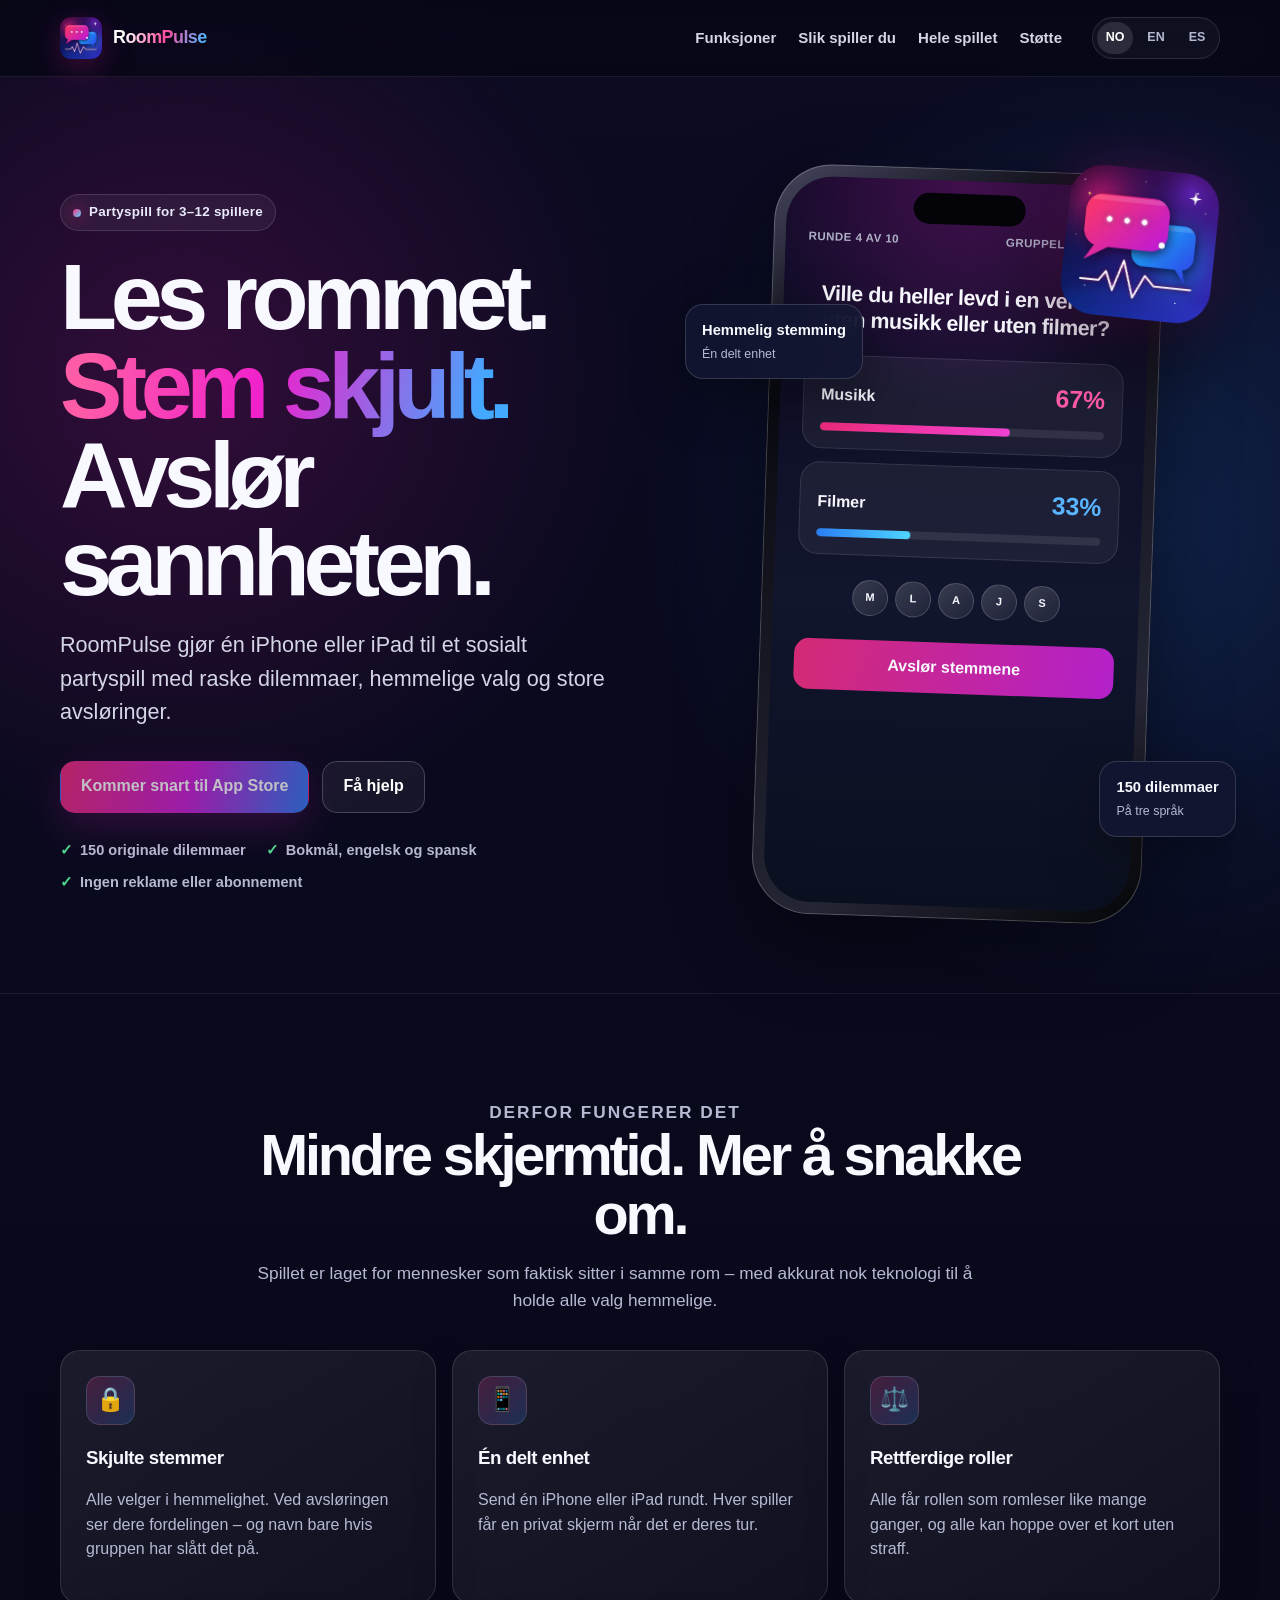
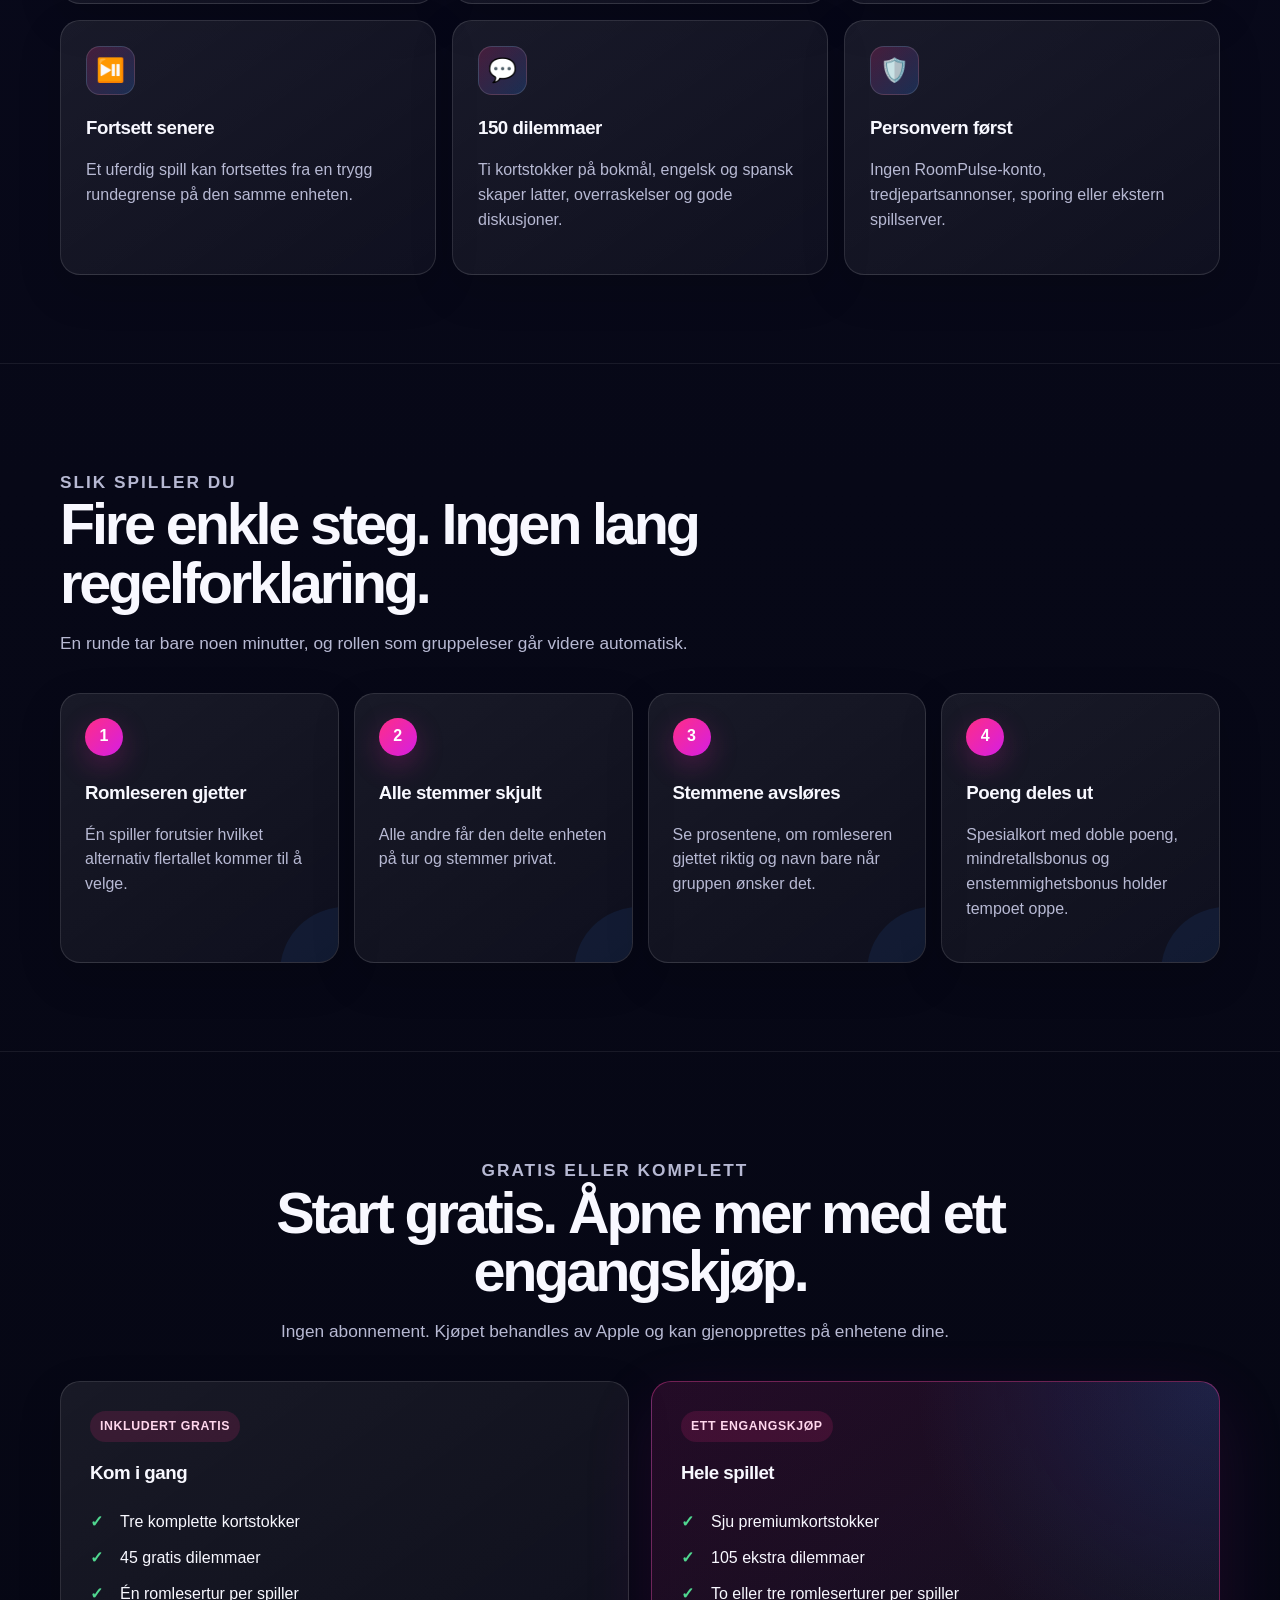
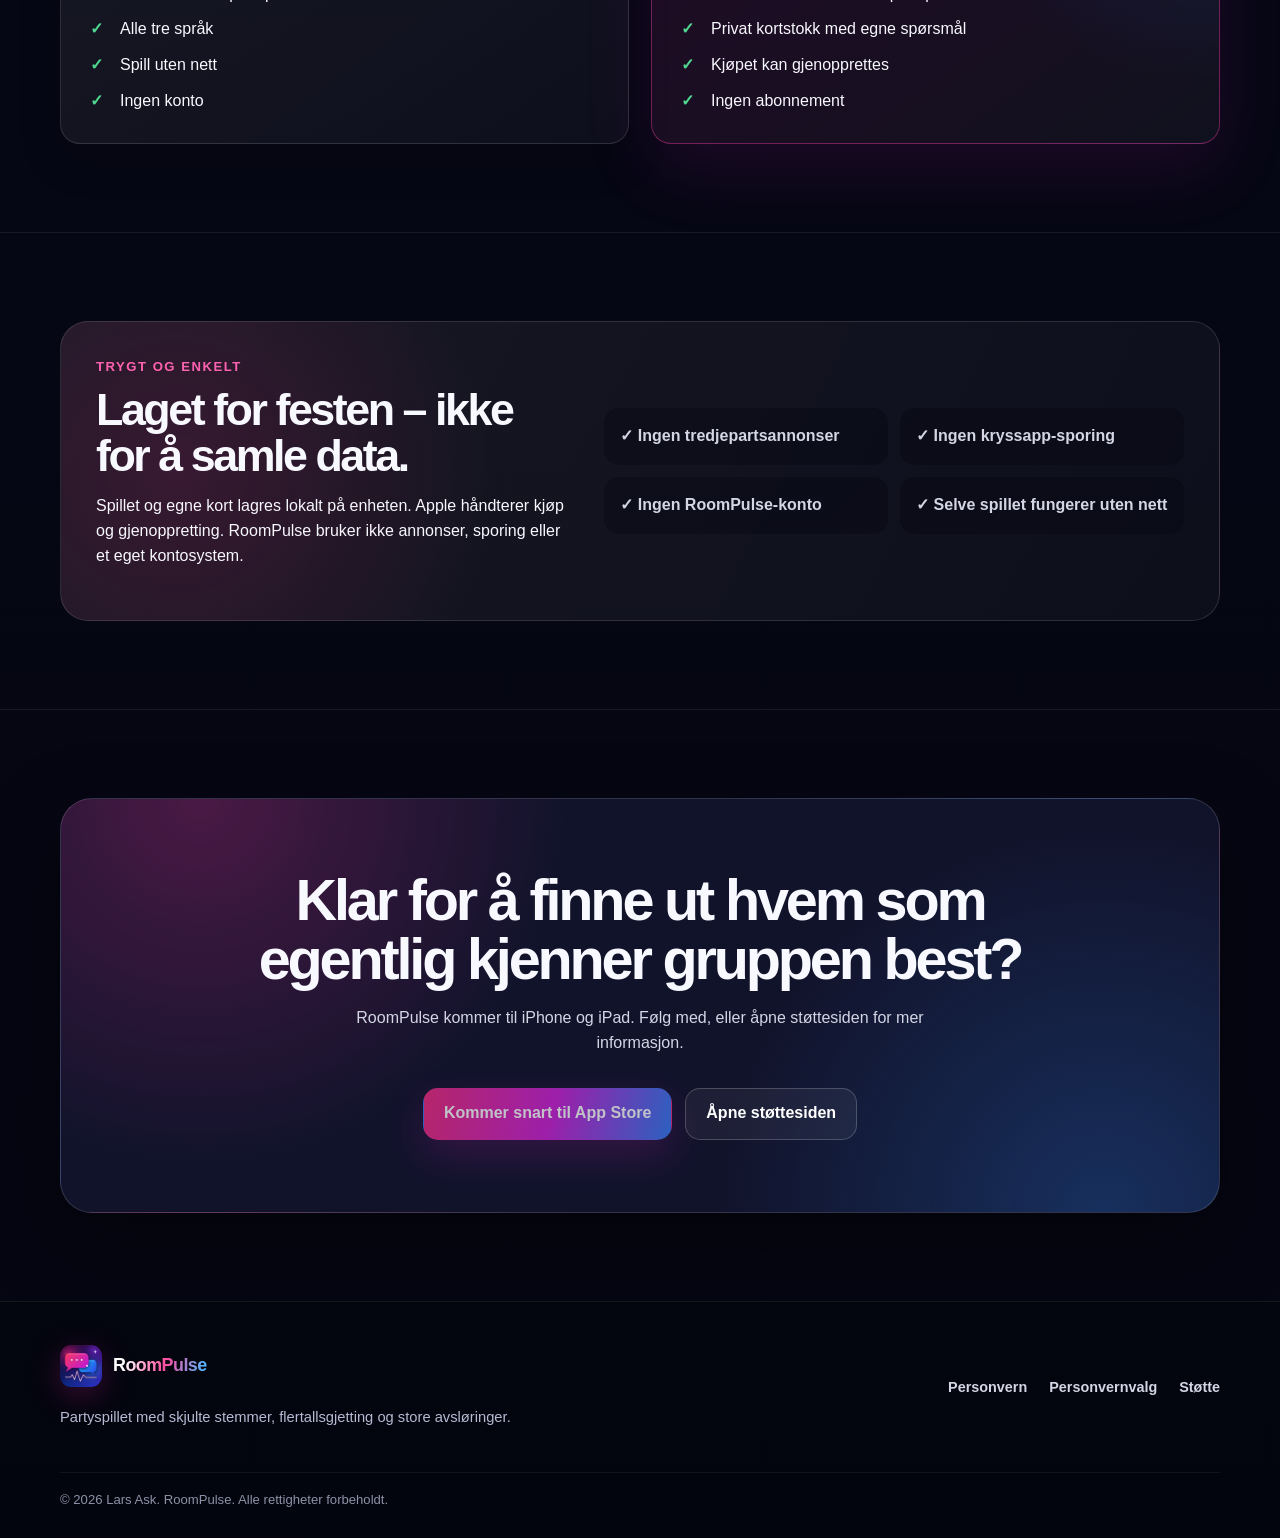
<file: index.html>
<!doctype html>
<html lang="nb">
<head>
  <meta charset="utf-8">
  <meta name="viewport" content="width=device-width, initial-scale=1">
  <meta name="theme-color" content="#11132b">
  <meta name="description" content="Gjett flertallet, stem skjult og avslør hva vennene egentlig mener. RoomPulse er et partyspill for iPhone og iPad.">
  <title>RoomPulse – Partyspillet som leser rommet</title>
  <link rel="icon" type="image/png" sizes="32x32" href="assets/favicon-32.png">
  <link rel="icon" type="image/png" sizes="64x64" href="assets/favicon-64.png">
  <link rel="apple-touch-icon" href="assets/apple-touch-icon.png">
  <link rel="manifest" href="assets/site.webmanifest">
  <link rel="stylesheet" href="assets/styles.css">
  <script defer src="assets/site-config.js"></script>
  <script defer src="assets/site.js"></script>
</head>
<body class="">
<a class="skip-link" href="#main">Hopp til hovedinnholdet</a>
<div class="setup-warning" data-setup-warning role="status"></div>
<header class="site-header">
  <div class="site-shell header-inner">
    <a class="brand" href="index.html" aria-label="RoomPulse – forsiden">
      <img src="assets/app-icon-192.png" alt="" width="42" height="42">
      <span class="brand-gradient">RoomPulse</span>
    </a>
    <button class="menu-button" type="button" aria-label="Åpne meny" aria-expanded="false" data-menu-button>☰</button>
    <nav class="primary-nav" aria-label="Hovedmeny" data-primary-nav>
      <a href="#features">Funksjoner</a>
      <a href="#how">Slik spiller du</a>
      <a href="#full-game">Hele spillet</a>
      <a href="support.html">Støtte</a>
      <div class="language-nav" aria-label="Language"><a href="index.html" lang="nb" aria-current="true">NO</a><a href="en/index.html" lang="en">EN</a><a href="es/index.html" lang="es">ES</a></div>
    </nav>
  </div>
</header>
<main id="main">
<section class="hero">
  <div class="site-shell hero-grid">
    <div class="hero-copy">
      <span class="eyebrow"><span class="eyebrow-dot"></span>Partyspill for 3–12 spillere</span>
      <h1>Les rommet.<br><span class="gradient-text">Stem skjult.</span><br>Avslør sannheten.</h1>
      <p class="hero-lead">RoomPulse gjør én iPhone eller iPad til et sosialt partyspill med raske dilemmaer, hemmelige valg og store avsløringer.</p>
      <div class="cta-row">
        <a class="button button-primary" data-app-store-link aria-disabled="true">Kommer snart til App Store</a>
        <a class="button button-secondary" href="support.html">Få hjelp</a>
      </div>
      <ul class="hero-facts"><li>150 originale dilemmaer</li><li>Bokmål, engelsk og spansk</li><li>Ingen reklame eller abonnement</li></ul>
    </div>
    <div class="phone-stage" aria-label="RoomPulse game preview">
      <img class="app-icon-large" src="assets/app-icon-512.webp" alt="RoomPulse app icon" width="150" height="150">
      <div class="floating-card one"><strong>Hemmelig stemming</strong><span>Én delt enhet</span></div>
      <div class="phone" aria-hidden="true"><div class="phone-screen">
        <div class="phone-topline"><span>Runde 4 av 10</span><span>Gruppeleser: Mia</span></div>
        <h2 class="phone-question">Ville du heller levd i en verden uten musikk eller uten filmer?</h2>
        <div class="vote-card magenta"><div class="vote-row"><span>Musikk</span><strong>67%</strong></div><div class="vote-track"><span></span></div></div>
        <div class="vote-card blue"><div class="vote-row"><span>Filmer</span><strong>33%</strong></div><div class="vote-track"><span></span></div></div>
        <div class="player-chips"><span class="player-chip">M</span><span class="player-chip">L</span><span class="player-chip">A</span><span class="player-chip">J</span><span class="player-chip">S</span></div>
        <div class="reveal-pill">Avslør stemmene</div>
      </div></div>
      <div class="floating-card two"><strong>150 dilemmaer</strong><span>På tre språk</span></div>
    </div>
  </div>
</section>
<section class="section section-border" id="features">
  <div class="site-shell">
    <div class="section-heading center"><p class="kicker">Derfor fungerer det</p><h2>Mindre skjermtid. Mer å snakke om.</h2><p>Spillet er laget for mennesker som faktisk sitter i samme rom – med akkurat nok teknologi til å holde alle valg hemmelige.</p></div>
    <div class="card-grid"><article class="feature-card"><div class="feature-icon" aria-hidden="true">🔒</div><h3>Skjulte stemmer</h3><p>Alle velger i hemmelighet. Ved avsløringen ser dere fordelingen – og navn bare hvis gruppen har slått det på.</p></article><article class="feature-card"><div class="feature-icon" aria-hidden="true">📱</div><h3>Én delt enhet</h3><p>Send én iPhone eller iPad rundt. Hver spiller får en privat skjerm når det er deres tur.</p></article><article class="feature-card"><div class="feature-icon" aria-hidden="true">⚖️</div><h3>Rettferdige roller</h3><p>Alle får rollen som romleser like mange ganger, og alle kan hoppe over et kort uten straff.</p></article><article class="feature-card"><div class="feature-icon" aria-hidden="true">⏯️</div><h3>Fortsett senere</h3><p>Et uferdig spill kan fortsettes fra en trygg rundegrense på den samme enheten.</p></article><article class="feature-card"><div class="feature-icon" aria-hidden="true">💬</div><h3>150 dilemmaer</h3><p>Ti kortstokker på bokmål, engelsk og spansk skaper latter, overraskelser og gode diskusjoner.</p></article><article class="feature-card"><div class="feature-icon" aria-hidden="true">🛡️</div><h3>Personvern først</h3><p>Ingen RoomPulse-konto, tredjepartsannonser, sporing eller ekstern spillserver.</p></article></div>
  </div>
</section>
<section class="section section-border" id="how">
  <div class="site-shell">
    <div class="section-heading"><p class="kicker">Slik spiller du</p><h2>Fire enkle steg. Ingen lang regelforklaring.</h2><p>En runde tar bare noen minutter, og rollen som gruppeleser går videre automatisk.</p></div>
    <div class="steps-grid"><article class="step-card"><div class="step-number">1</div><h3>Romleseren gjetter</h3><p>Én spiller forutsier hvilket alternativ flertallet kommer til å velge.</p></article><article class="step-card"><div class="step-number">2</div><h3>Alle stemmer skjult</h3><p>Alle andre får den delte enheten på tur og stemmer privat.</p></article><article class="step-card"><div class="step-number">3</div><h3>Stemmene avsløres</h3><p>Se prosentene, om romleseren gjettet riktig og navn bare når gruppen ønsker det.</p></article><article class="step-card"><div class="step-number">4</div><h3>Poeng deles ut</h3><p>Spesialkort med doble poeng, mindretallsbonus og enstemmighetsbonus holder tempoet oppe.</p></article></div>
  </div>
</section>
<section class="section section-border" id="full-game">
  <div class="site-shell">
    <div class="section-heading center"><p class="kicker">Gratis eller komplett</p><h2>Start gratis. Åpne mer med ett engangskjøp.</h2><p>Ingen abonnement. Kjøpet behandles av Apple og kan gjenopprettes på enhetene dine.</p></div>
    <div class="split-section">
      <article class="plan-card"><span class="plan-label">Inkludert gratis</span><h3>Kom i gang</h3><ul class="check-list"><li>Tre komplette kortstokker</li><li>45 gratis dilemmaer</li><li>Én romlesertur per spiller</li><li>Alle tre språk</li><li>Spill uten nett</li><li>Ingen konto</li></ul></article>
      <article class="plan-card featured"><span class="plan-label">Ett engangskjøp</span><h3>Hele spillet</h3><ul class="check-list"><li>Sju premiumkortstokker</li><li>105 ekstra dilemmaer</li><li>To eller tre romleserturer per spiller</li><li>Privat kortstokk med egne spørsmål</li><li>Kjøpet kan gjenopprettes</li><li>Ingen abonnement</li></ul></article>
    </div>
  </div>
</section>
<section class="section section-border">
  <div class="site-shell trust-band">
    <div><p class="kicker">Trygt og enkelt</p><h2>Laget for festen – ikke for å samle data.</h2><p>Spillet og egne kort lagres lokalt på enheten. Apple håndterer kjøp og gjenoppretting. RoomPulse bruker ikke annonser, sporing eller et eget kontosystem.</p></div>
    <div class="trust-points"><div class="trust-point">✓ Ingen tredjepartsannonser</div><div class="trust-point">✓ Ingen kryssapp-sporing</div><div class="trust-point">✓ Ingen RoomPulse-konto</div><div class="trust-point">✓ Selve spillet fungerer uten nett</div></div>
  </div>
</section>
<section class="section section-border">
  <div class="site-shell cta-panel"><h2>Klar for å finne ut hvem som egentlig kjenner gruppen best?</h2><p>RoomPulse kommer til iPhone og iPad. Følg med, eller åpne støttesiden for mer informasjon.</p><div class="cta-row"><a class="button button-primary" data-app-store-link aria-disabled="true">Kommer snart til App Store</a><a class="button button-secondary" href="support.html">Åpne støttesiden</a></div></div>
</section>
</main>
<footer class="site-footer">
  <div class="site-shell footer-inner">
    <div class="footer-brand">
      <a class="brand" href="index.html">
        <img src="assets/app-icon-192.png" alt="" width="42" height="42">
        <span class="brand-gradient">RoomPulse</span>
      </a>
      <p>Partyspillet med skjulte stemmer, flertallsgjetting og store avsløringer.</p>
    </div>
    <nav class="footer-links" aria-label="Footer">
      <a href="privacy.html">Personvern</a>
      <a href="privacy-choices.html">Personvernvalg</a>
      <a href="support.html">Støtte</a>
    </nav>
  </div>
  <div class="site-shell footer-bottom">© <span data-current-year></span> <span data-developer-name>RoomPulse</span>. RoomPulse. Alle rettigheter forbeholdt.</div>
</footer>
</body>
</html>
</file>
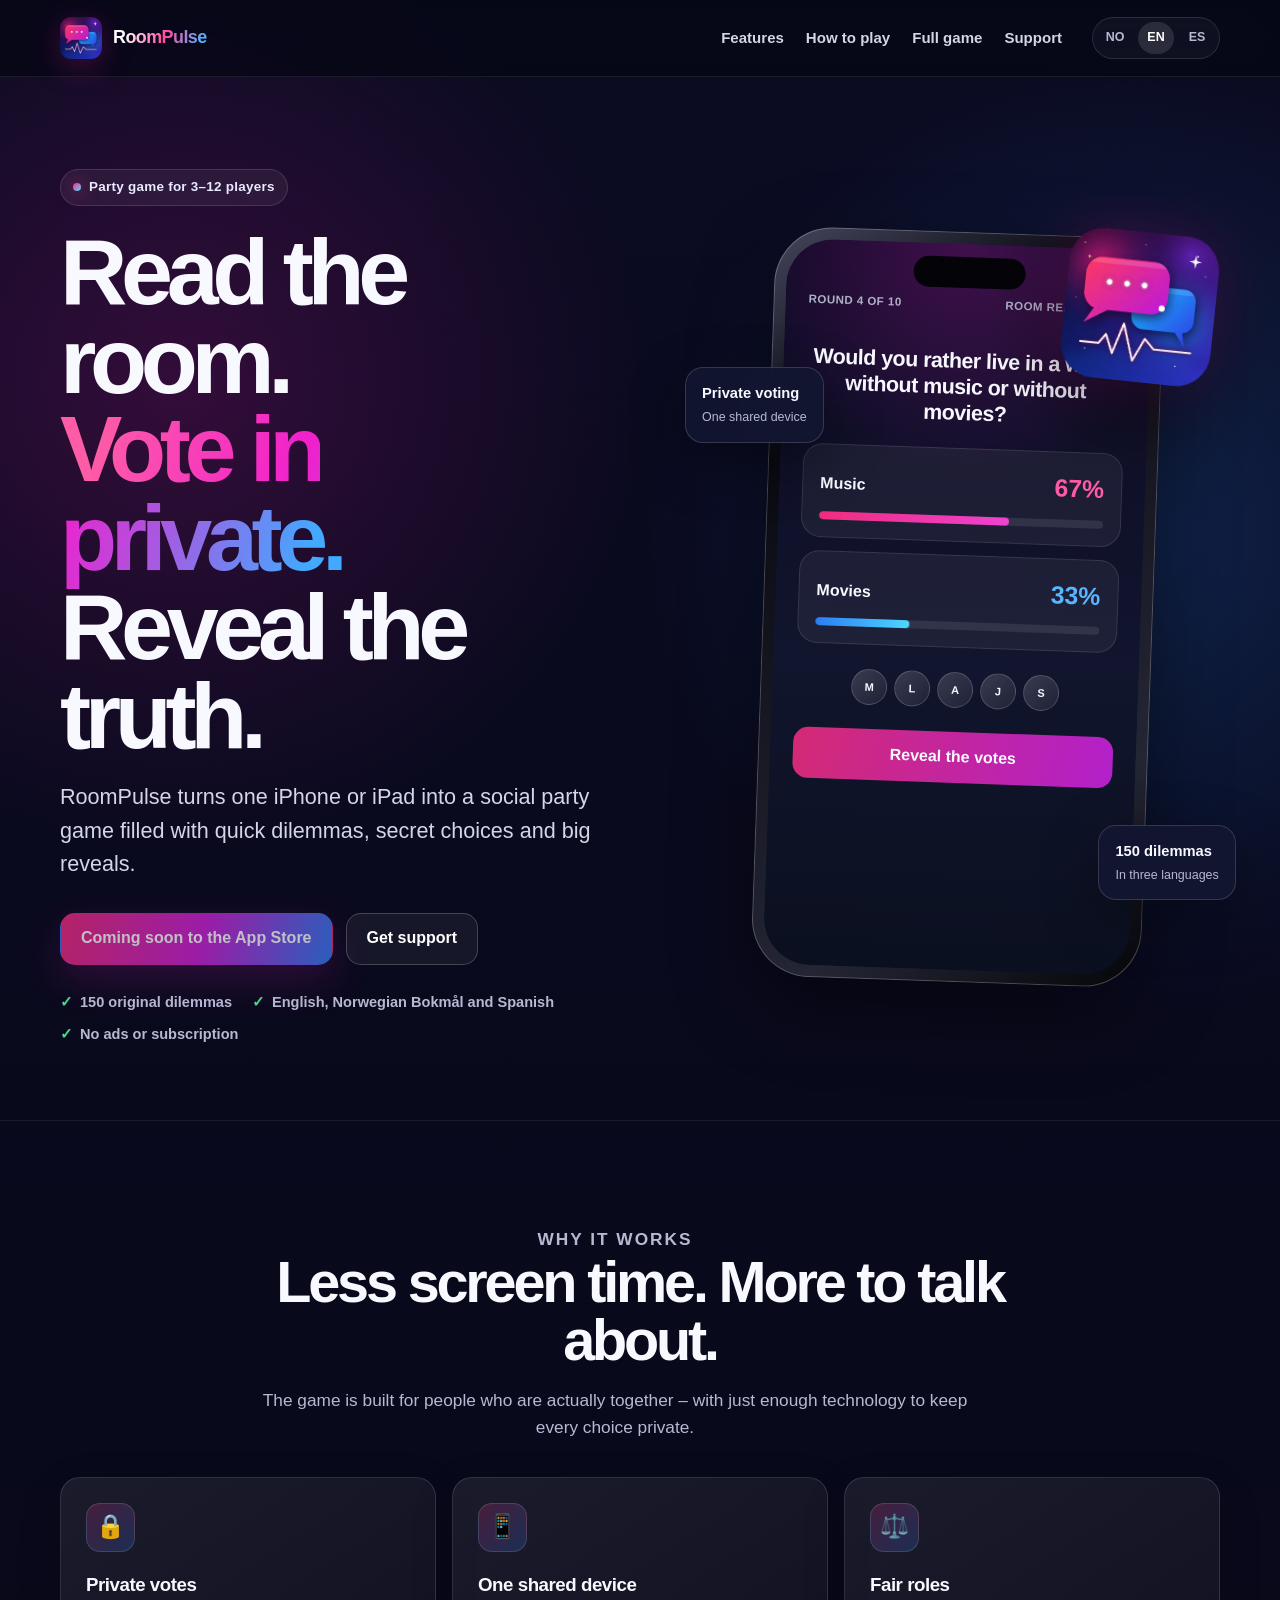
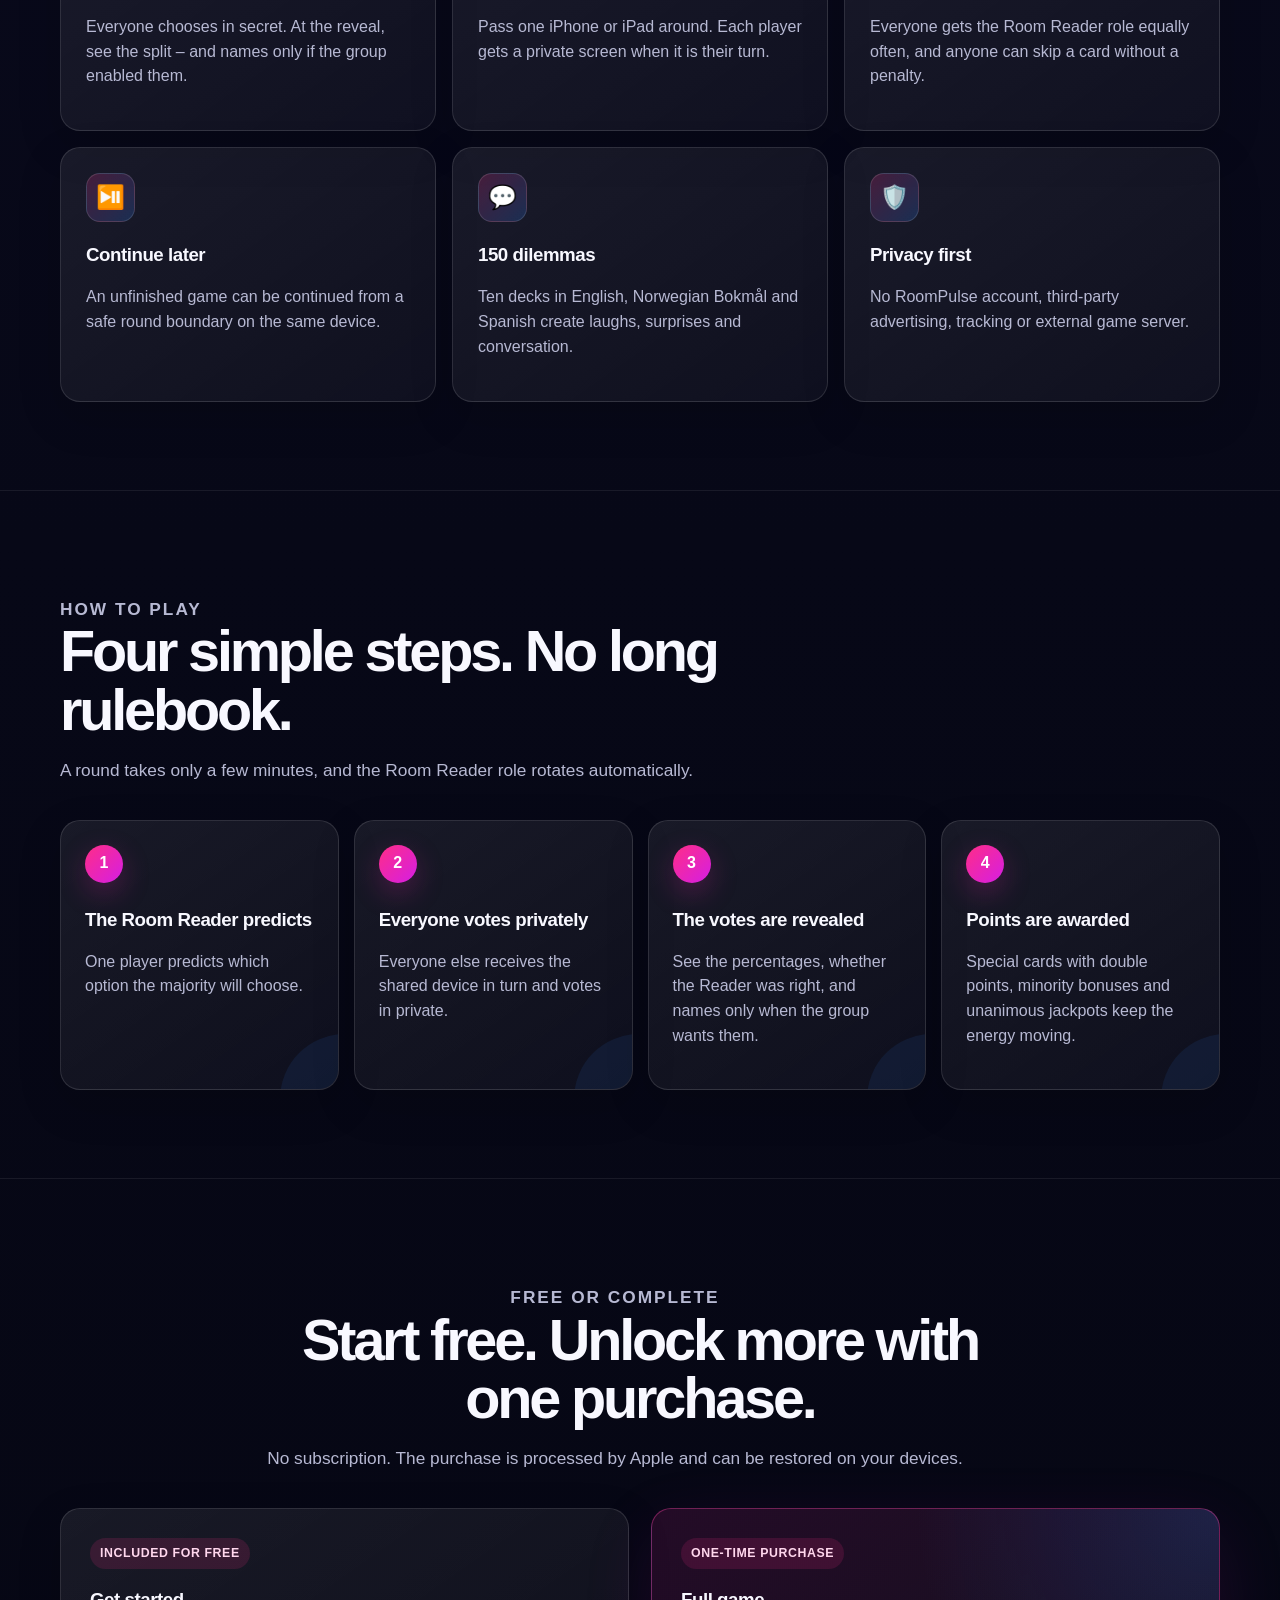
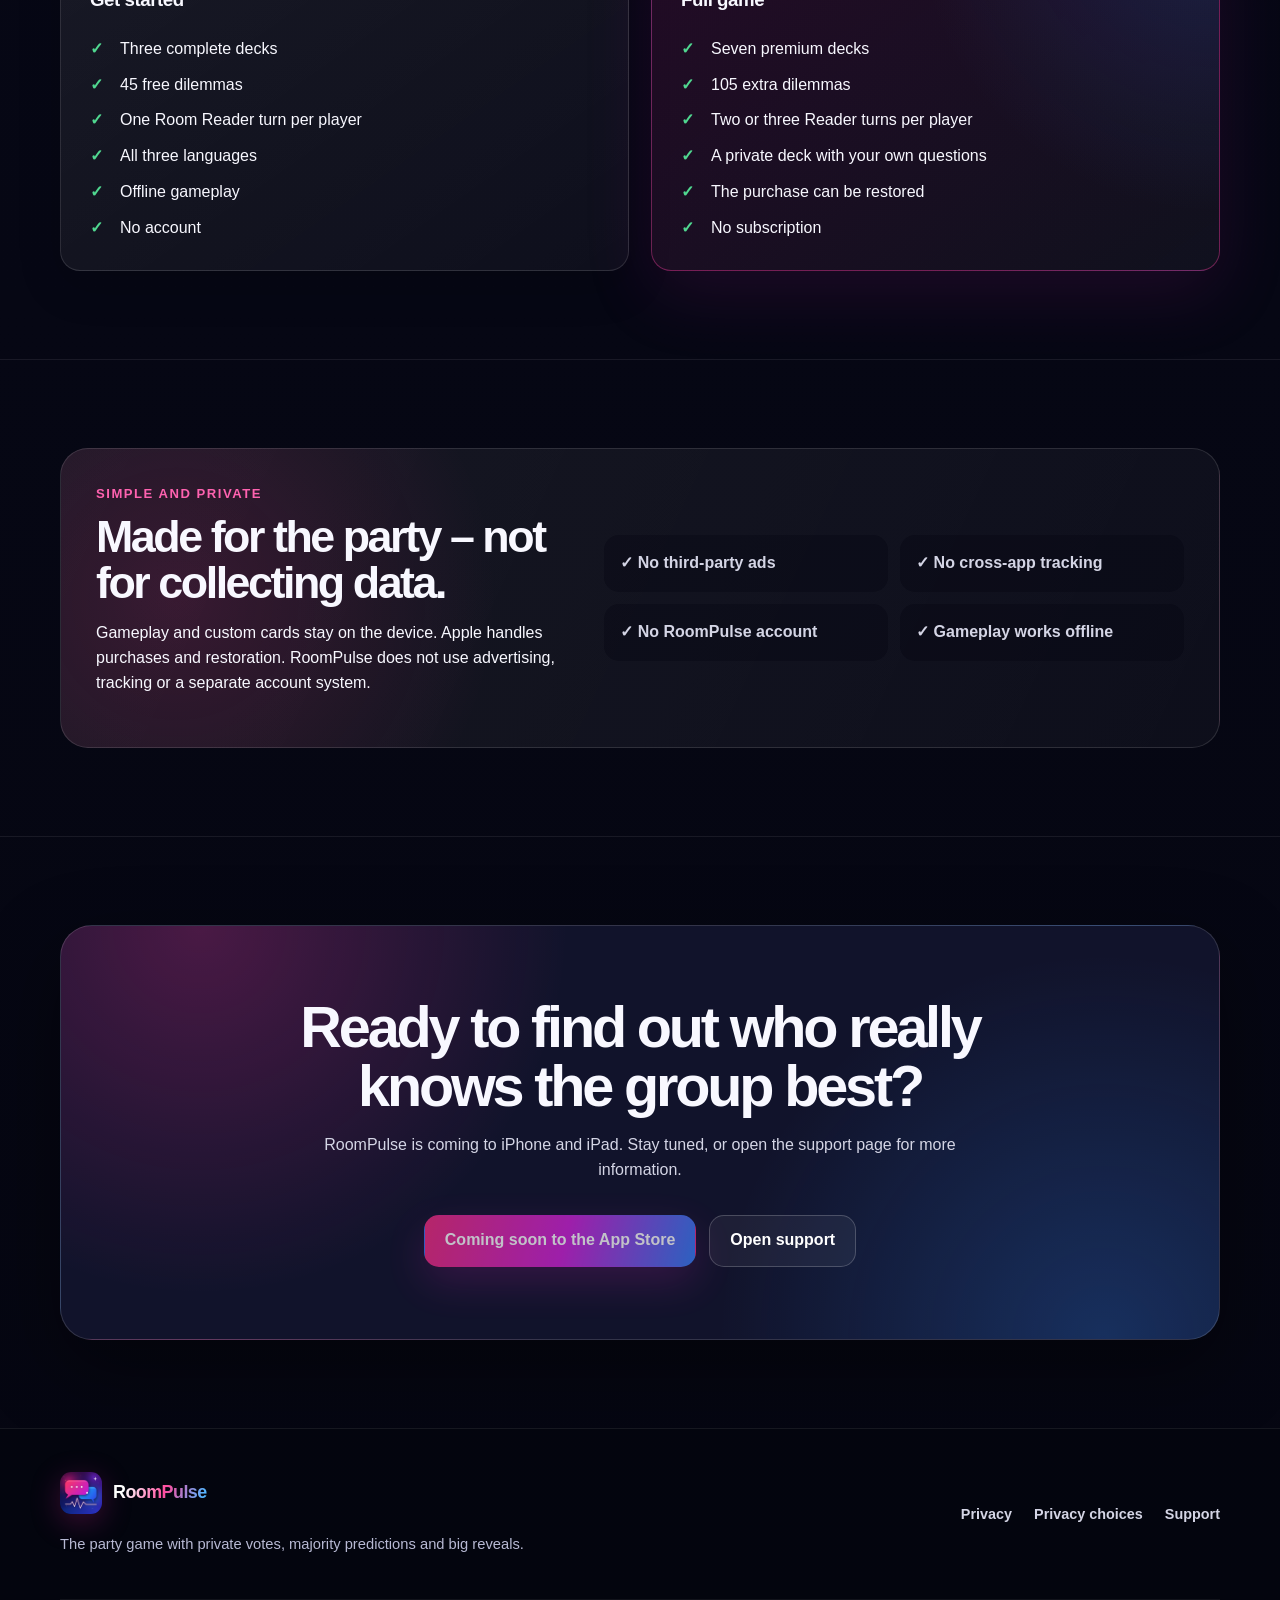
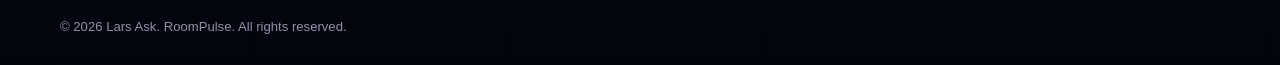
<file: en/index.html>
<!doctype html>
<html lang="en">
<head>
  <meta charset="utf-8">
  <meta name="viewport" content="width=device-width, initial-scale=1">
  <meta name="theme-color" content="#11132b">
  <meta name="description" content="Predict the majority, vote in private and reveal what your friends really think. RoomPulse is a party game for iPhone and iPad.">
  <title>RoomPulse – The party game that reads the room</title>
  <link rel="icon" type="image/png" sizes="32x32" href="../assets/favicon-32.png">
  <link rel="icon" type="image/png" sizes="64x64" href="../assets/favicon-64.png">
  <link rel="apple-touch-icon" href="../assets/apple-touch-icon.png">
  <link rel="manifest" href="../assets/site.webmanifest">
  <link rel="stylesheet" href="../assets/styles.css">
  <script defer src="../assets/site-config.js"></script>
  <script defer src="../assets/site.js"></script>
</head>
<body class="">
<a class="skip-link" href="#main">Skip to main content</a>
<div class="setup-warning" data-setup-warning role="status"></div>
<header class="site-header">
  <div class="site-shell header-inner">
    <a class="brand" href="index.html" aria-label="RoomPulse – home">
      <img src="../assets/app-icon-192.png" alt="" width="42" height="42">
      <span class="brand-gradient">RoomPulse</span>
    </a>
    <button class="menu-button" type="button" aria-label="Open menu" aria-expanded="false" data-menu-button>☰</button>
    <nav class="primary-nav" aria-label="Hovedmeny" data-primary-nav>
      <a href="#features">Features</a>
      <a href="#how">How to play</a>
      <a href="#full-game">Full game</a>
      <a href="support.html">Support</a>
      <div class="language-nav" aria-label="Language"><a href="../index.html" lang="nb">NO</a><a href="index.html" lang="en" aria-current="true">EN</a><a href="../es/index.html" lang="es">ES</a></div>
    </nav>
  </div>
</header>
<main id="main">
<section class="hero">
  <div class="site-shell hero-grid">
    <div class="hero-copy">
      <span class="eyebrow"><span class="eyebrow-dot"></span>Party game for 3–12 players</span>
      <h1>Read the room.<br><span class="gradient-text">Vote in private.</span><br>Reveal the truth.</h1>
      <p class="hero-lead">RoomPulse turns one iPhone or iPad into a social party game filled with quick dilemmas, secret choices and big reveals.</p>
      <div class="cta-row">
        <a class="button button-primary" data-app-store-link aria-disabled="true">Coming soon to the App Store</a>
        <a class="button button-secondary" href="support.html">Get support</a>
      </div>
      <ul class="hero-facts"><li>150 original dilemmas</li><li>English, Norwegian Bokmål and Spanish</li><li>No ads or subscription</li></ul>
    </div>
    <div class="phone-stage" aria-label="RoomPulse game preview">
      <img class="app-icon-large" src="../assets/app-icon-512.webp" alt="RoomPulse app icon" width="150" height="150">
      <div class="floating-card one"><strong>Private voting</strong><span>One shared device</span></div>
      <div class="phone" aria-hidden="true"><div class="phone-screen">
        <div class="phone-topline"><span>Round 4 of 10</span><span>Room Reader: Mia</span></div>
        <h2 class="phone-question">Would you rather live in a world without music or without movies?</h2>
        <div class="vote-card magenta"><div class="vote-row"><span>Music</span><strong>67%</strong></div><div class="vote-track"><span></span></div></div>
        <div class="vote-card blue"><div class="vote-row"><span>Movies</span><strong>33%</strong></div><div class="vote-track"><span></span></div></div>
        <div class="player-chips"><span class="player-chip">M</span><span class="player-chip">L</span><span class="player-chip">A</span><span class="player-chip">J</span><span class="player-chip">S</span></div>
        <div class="reveal-pill">Reveal the votes</div>
      </div></div>
      <div class="floating-card two"><strong>150 dilemmas</strong><span>In three languages</span></div>
    </div>
  </div>
</section>
<section class="section section-border" id="features">
  <div class="site-shell">
    <div class="section-heading center"><p class="kicker">Why it works</p><h2>Less screen time. More to talk about.</h2><p>The game is built for people who are actually together – with just enough technology to keep every choice private.</p></div>
    <div class="card-grid"><article class="feature-card"><div class="feature-icon" aria-hidden="true">🔒</div><h3>Private votes</h3><p>Everyone chooses in secret. At the reveal, see the split – and names only if the group enabled them.</p></article><article class="feature-card"><div class="feature-icon" aria-hidden="true">📱</div><h3>One shared device</h3><p>Pass one iPhone or iPad around. Each player gets a private screen when it is their turn.</p></article><article class="feature-card"><div class="feature-icon" aria-hidden="true">⚖️</div><h3>Fair roles</h3><p>Everyone gets the Room Reader role equally often, and anyone can skip a card without a penalty.</p></article><article class="feature-card"><div class="feature-icon" aria-hidden="true">⏯️</div><h3>Continue later</h3><p>An unfinished game can be continued from a safe round boundary on the same device.</p></article><article class="feature-card"><div class="feature-icon" aria-hidden="true">💬</div><h3>150 dilemmas</h3><p>Ten decks in English, Norwegian Bokmål and Spanish create laughs, surprises and conversation.</p></article><article class="feature-card"><div class="feature-icon" aria-hidden="true">🛡️</div><h3>Privacy first</h3><p>No RoomPulse account, third-party advertising, tracking or external game server.</p></article></div>
  </div>
</section>
<section class="section section-border" id="how">
  <div class="site-shell">
    <div class="section-heading"><p class="kicker">How to play</p><h2>Four simple steps. No long rulebook.</h2><p>A round takes only a few minutes, and the Room Reader role rotates automatically.</p></div>
    <div class="steps-grid"><article class="step-card"><div class="step-number">1</div><h3>The Room Reader predicts</h3><p>One player predicts which option the majority will choose.</p></article><article class="step-card"><div class="step-number">2</div><h3>Everyone votes privately</h3><p>Everyone else receives the shared device in turn and votes in private.</p></article><article class="step-card"><div class="step-number">3</div><h3>The votes are revealed</h3><p>See the percentages, whether the Reader was right, and names only when the group wants them.</p></article><article class="step-card"><div class="step-number">4</div><h3>Points are awarded</h3><p>Special cards with double points, minority bonuses and unanimous jackpots keep the energy moving.</p></article></div>
  </div>
</section>
<section class="section section-border" id="full-game">
  <div class="site-shell">
    <div class="section-heading center"><p class="kicker">Free or complete</p><h2>Start free. Unlock more with one purchase.</h2><p>No subscription. The purchase is processed by Apple and can be restored on your devices.</p></div>
    <div class="split-section">
      <article class="plan-card"><span class="plan-label">Included for free</span><h3>Get started</h3><ul class="check-list"><li>Three complete decks</li><li>45 free dilemmas</li><li>One Room Reader turn per player</li><li>All three languages</li><li>Offline gameplay</li><li>No account</li></ul></article>
      <article class="plan-card featured"><span class="plan-label">One-time purchase</span><h3>Full game</h3><ul class="check-list"><li>Seven premium decks</li><li>105 extra dilemmas</li><li>Two or three Reader turns per player</li><li>A private deck with your own questions</li><li>The purchase can be restored</li><li>No subscription</li></ul></article>
    </div>
  </div>
</section>
<section class="section section-border">
  <div class="site-shell trust-band">
    <div><p class="kicker">Simple and private</p><h2>Made for the party – not for collecting data.</h2><p>Gameplay and custom cards stay on the device. Apple handles purchases and restoration. RoomPulse does not use advertising, tracking or a separate account system.</p></div>
    <div class="trust-points"><div class="trust-point">✓ No third-party ads</div><div class="trust-point">✓ No cross-app tracking</div><div class="trust-point">✓ No RoomPulse account</div><div class="trust-point">✓ Gameplay works offline</div></div>
  </div>
</section>
<section class="section section-border">
  <div class="site-shell cta-panel"><h2>Ready to find out who really knows the group best?</h2><p>RoomPulse is coming to iPhone and iPad. Stay tuned, or open the support page for more information.</p><div class="cta-row"><a class="button button-primary" data-app-store-link aria-disabled="true">Coming soon to the App Store</a><a class="button button-secondary" href="support.html">Open support</a></div></div>
</section>
</main>
<footer class="site-footer">
  <div class="site-shell footer-inner">
    <div class="footer-brand">
      <a class="brand" href="index.html">
        <img src="../assets/app-icon-192.png" alt="" width="42" height="42">
        <span class="brand-gradient">RoomPulse</span>
      </a>
      <p>The party game with private votes, majority predictions and big reveals.</p>
    </div>
    <nav class="footer-links" aria-label="Footer">
      <a href="privacy.html">Privacy</a>
      <a href="privacy-choices.html">Privacy choices</a>
      <a href="support.html">Support</a>
    </nav>
  </div>
  <div class="site-shell footer-bottom">© <span data-current-year></span> <span data-developer-name>RoomPulse</span>. RoomPulse. All rights reserved.</div>
</footer>
</body>
</html>
</file>
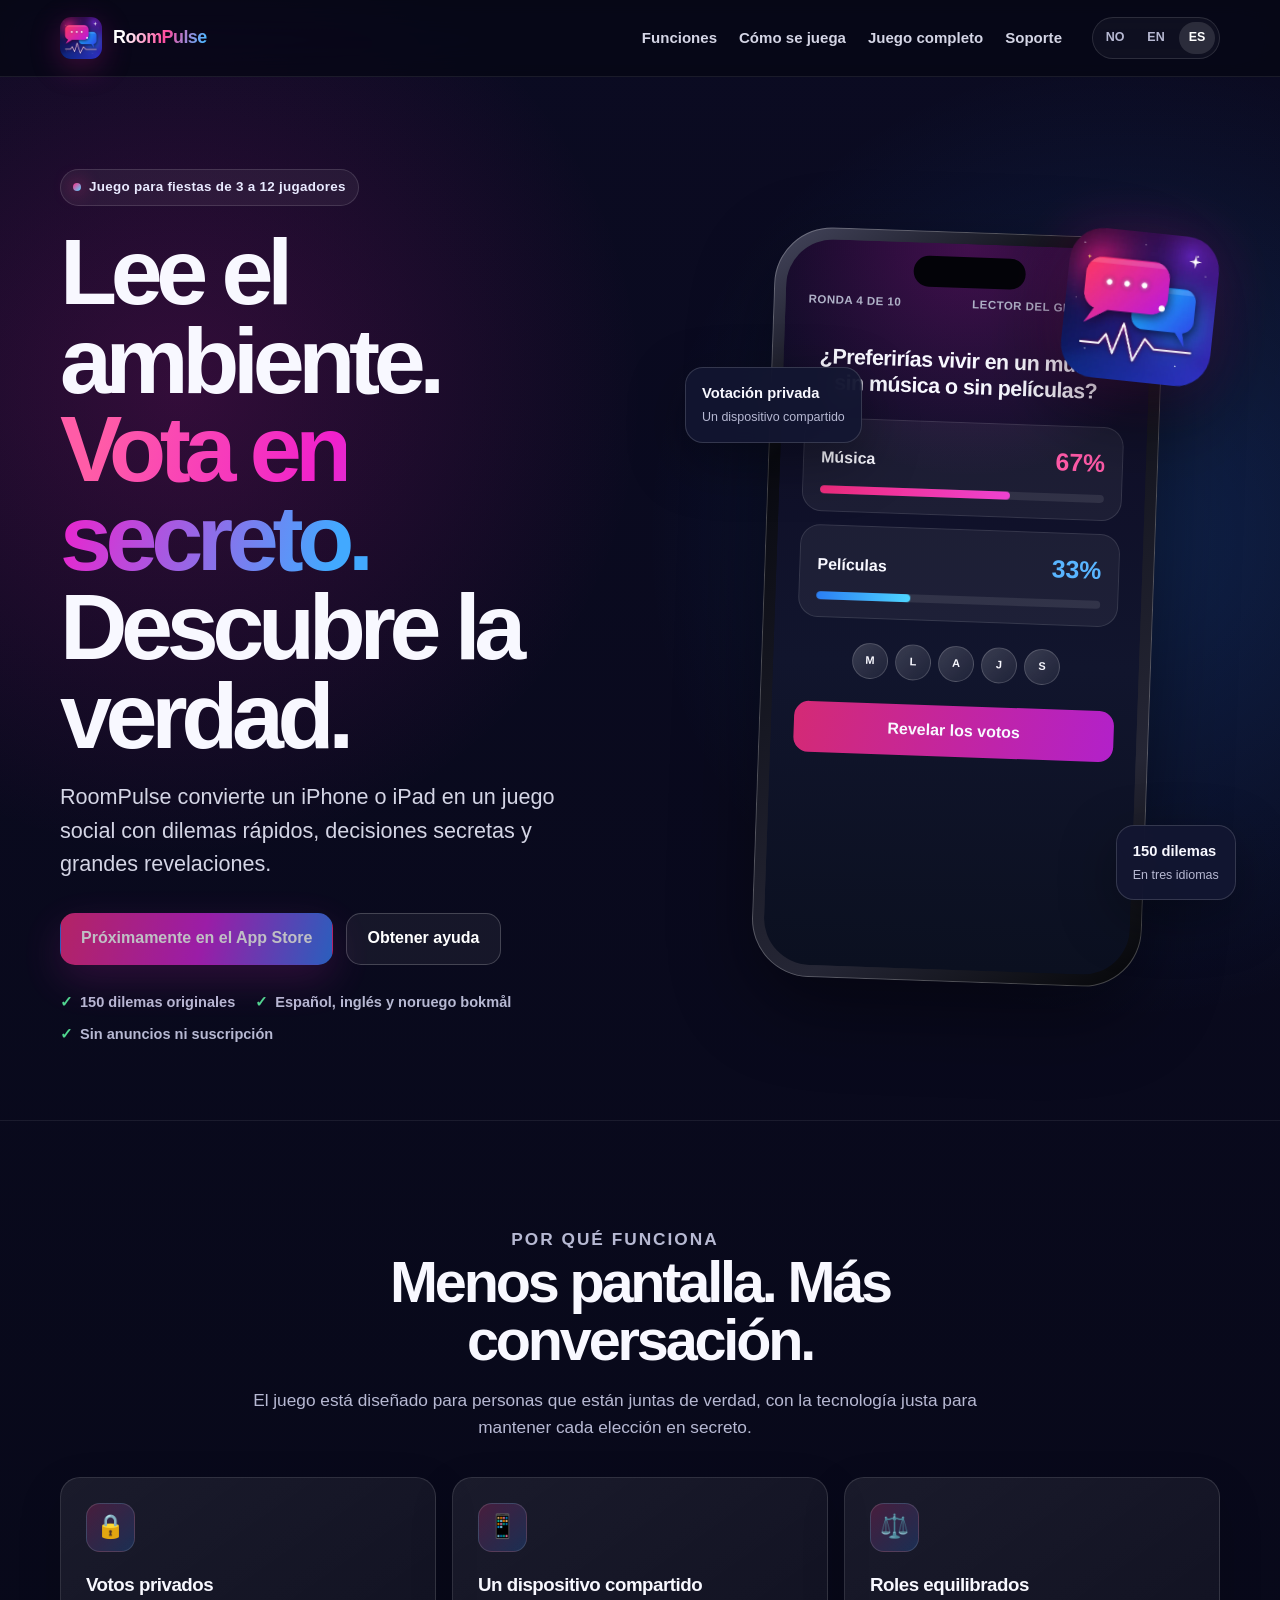
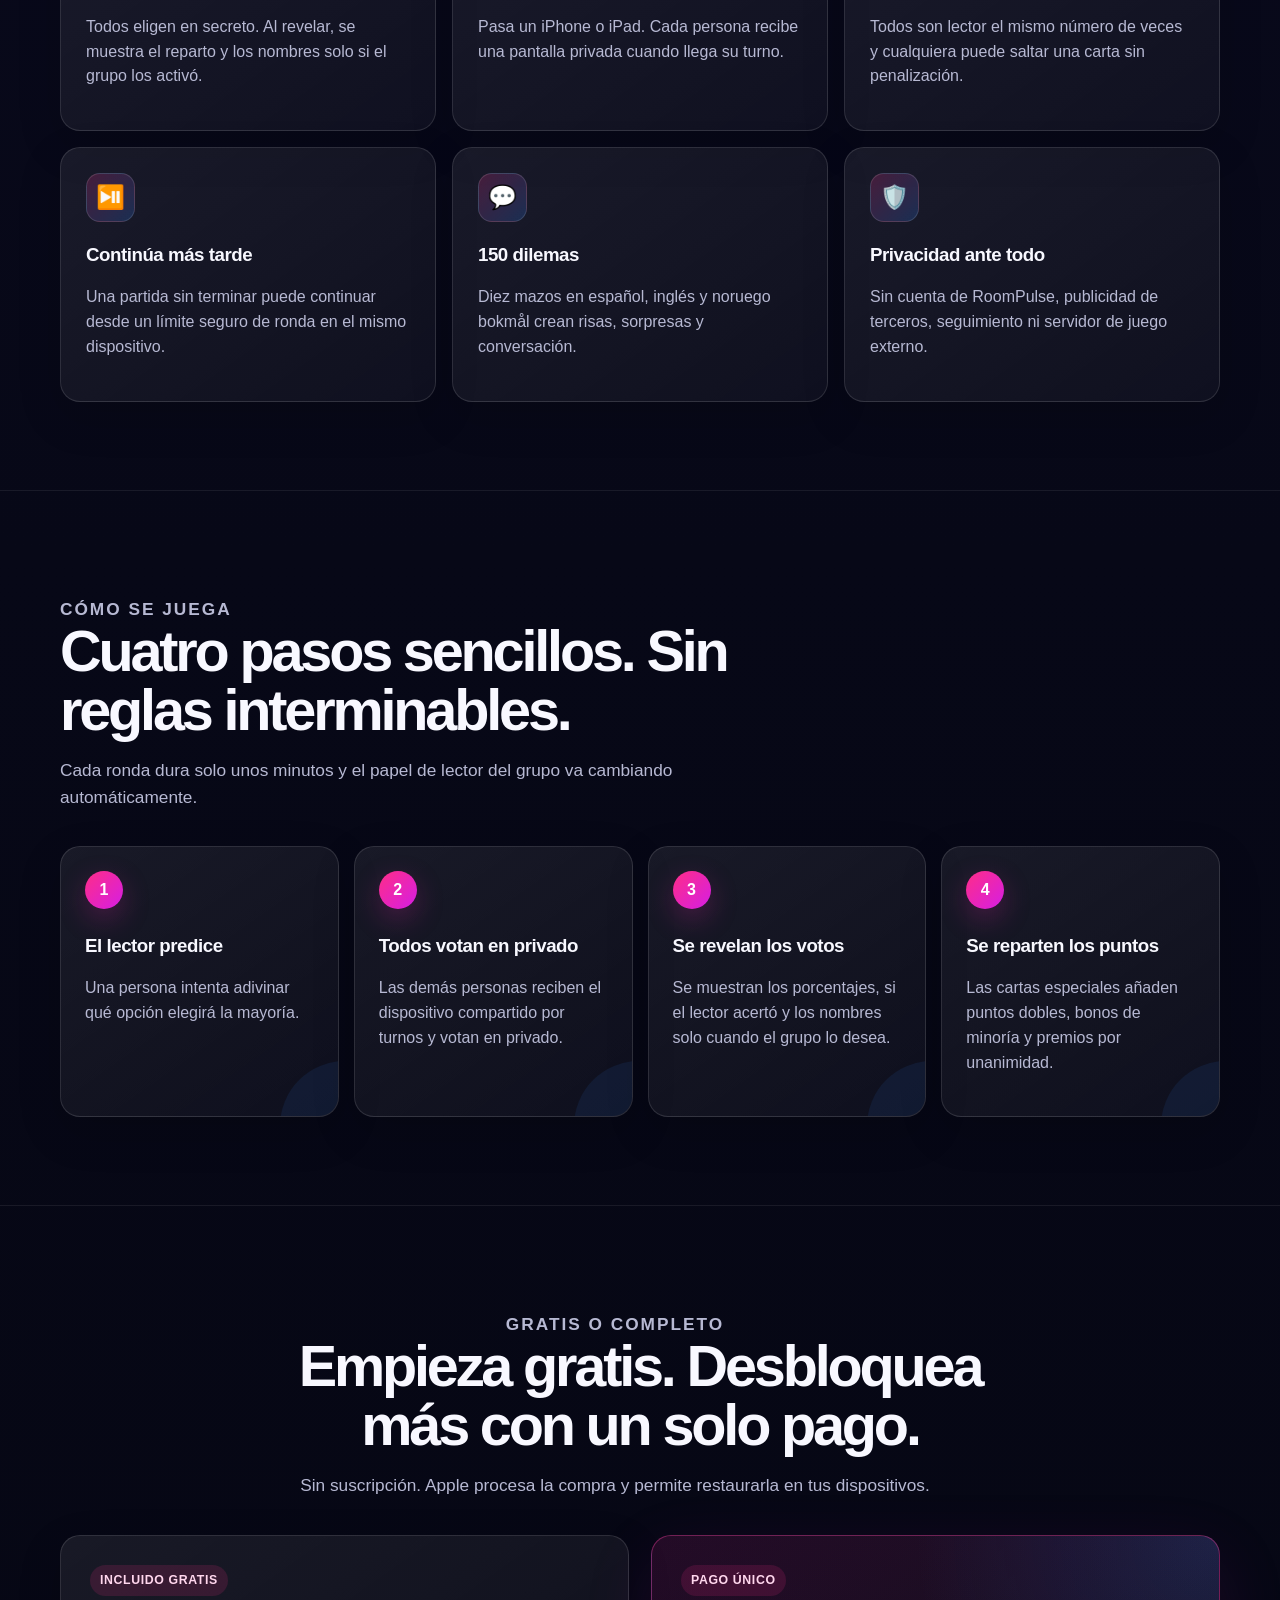
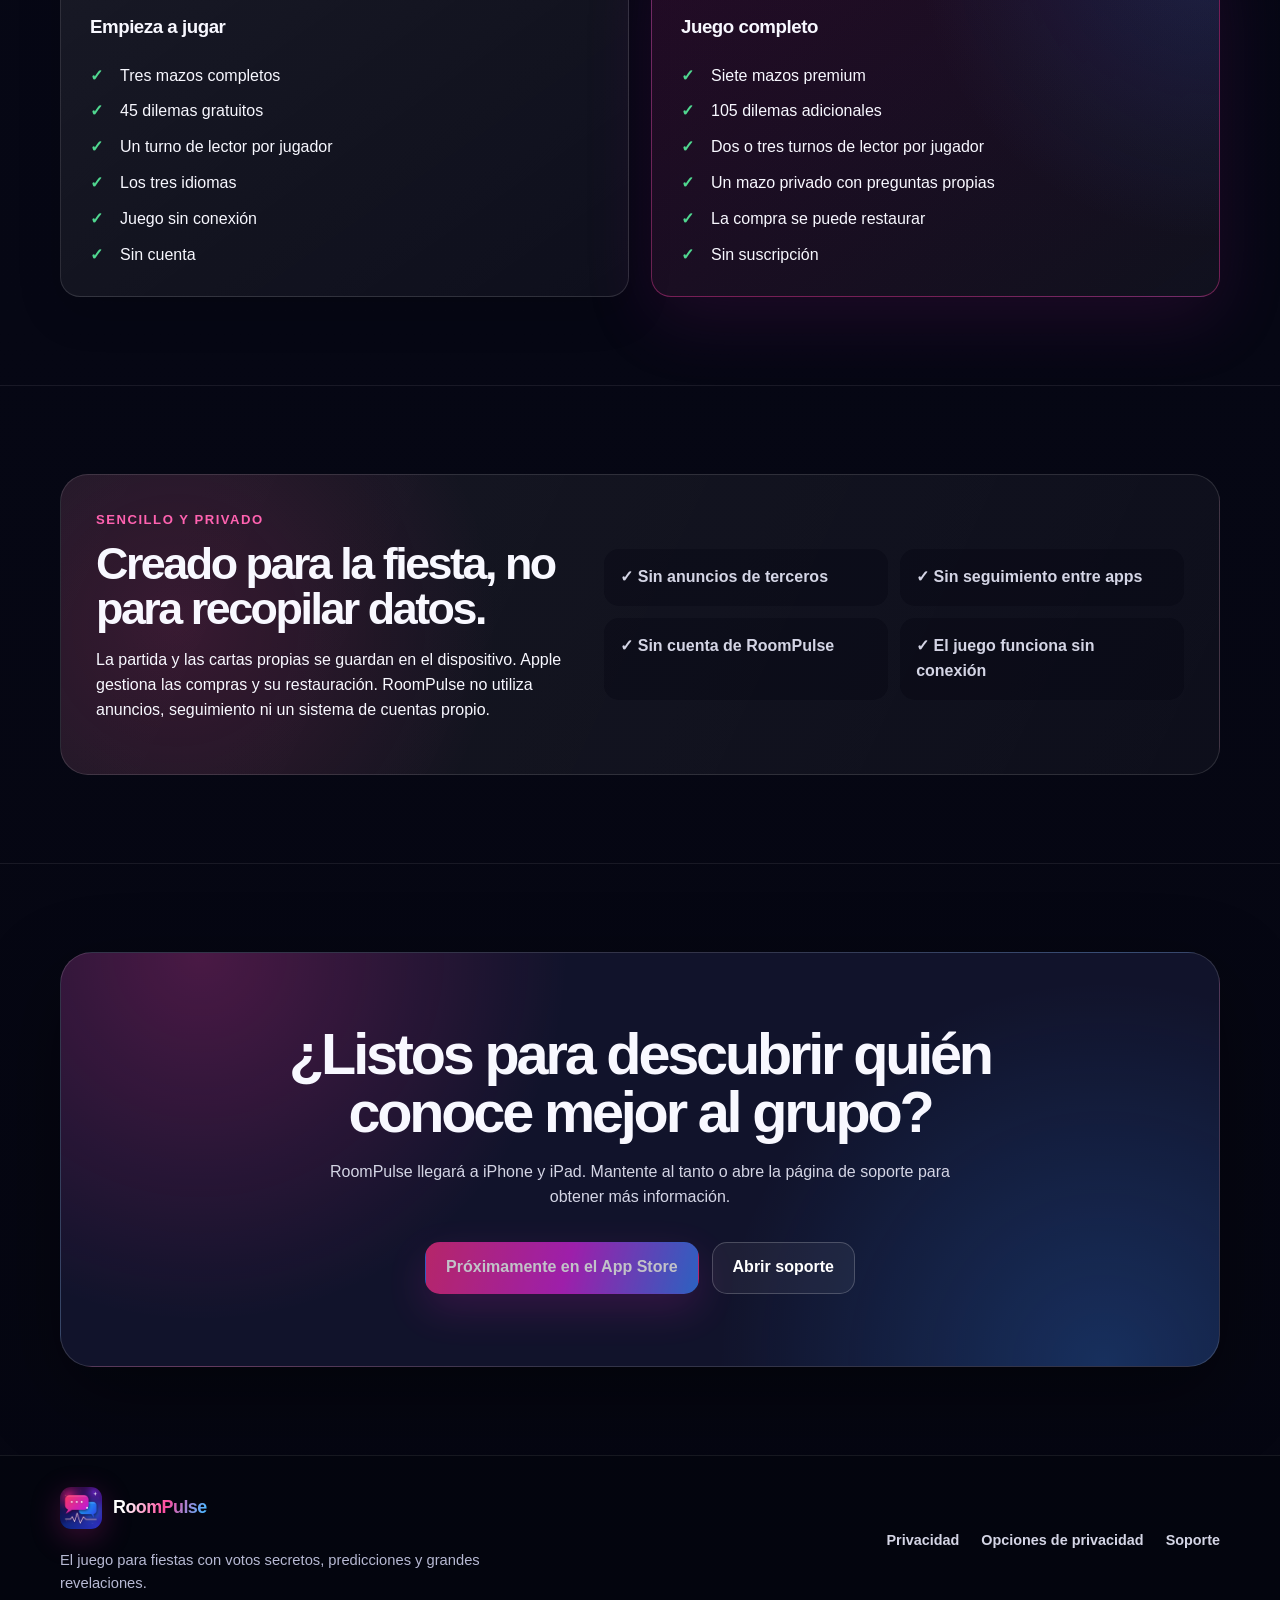
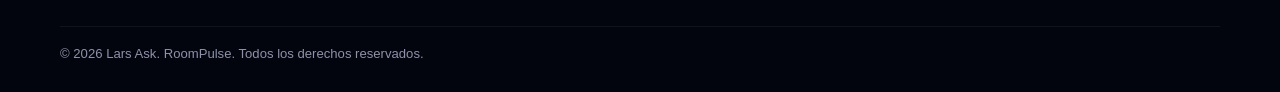
<file: es/index.html>
<!doctype html>
<html lang="es">
<head>
  <meta charset="utf-8">
  <meta name="viewport" content="width=device-width, initial-scale=1">
  <meta name="theme-color" content="#11132b">
  <meta name="description" content="Predice la mayoría, vota en secreto y descubre lo que tus amigos piensan de verdad. RoomPulse es un juego para iPhone y iPad.">
  <title>RoomPulse – El juego para fiestas que lee el ambiente</title>
  <link rel="icon" type="image/png" sizes="32x32" href="../assets/favicon-32.png">
  <link rel="icon" type="image/png" sizes="64x64" href="../assets/favicon-64.png">
  <link rel="apple-touch-icon" href="../assets/apple-touch-icon.png">
  <link rel="manifest" href="../assets/site.webmanifest">
  <link rel="stylesheet" href="../assets/styles.css">
  <script defer src="../assets/site-config.js"></script>
  <script defer src="../assets/site.js"></script>
</head>
<body class="">
<a class="skip-link" href="#main">Saltar al contenido principal</a>
<div class="setup-warning" data-setup-warning role="status"></div>
<header class="site-header">
  <div class="site-shell header-inner">
    <a class="brand" href="index.html" aria-label="RoomPulse – inicio">
      <img src="../assets/app-icon-192.png" alt="" width="42" height="42">
      <span class="brand-gradient">RoomPulse</span>
    </a>
    <button class="menu-button" type="button" aria-label="Abrir menú" aria-expanded="false" data-menu-button>☰</button>
    <nav class="primary-nav" aria-label="Hovedmeny" data-primary-nav>
      <a href="#features">Funciones</a>
      <a href="#how">Cómo se juega</a>
      <a href="#full-game">Juego completo</a>
      <a href="support.html">Soporte</a>
      <div class="language-nav" aria-label="Language"><a href="../index.html" lang="nb">NO</a><a href="../en/index.html" lang="en">EN</a><a href="index.html" lang="es" aria-current="true">ES</a></div>
    </nav>
  </div>
</header>
<main id="main">
<section class="hero">
  <div class="site-shell hero-grid">
    <div class="hero-copy">
      <span class="eyebrow"><span class="eyebrow-dot"></span>Juego para fiestas de 3 a 12 jugadores</span>
      <h1>Lee el ambiente.<br><span class="gradient-text">Vota en secreto.</span><br>Descubre la verdad.</h1>
      <p class="hero-lead">RoomPulse convierte un iPhone o iPad en un juego social con dilemas rápidos, decisiones secretas y grandes revelaciones.</p>
      <div class="cta-row">
        <a class="button button-primary" data-app-store-link aria-disabled="true">Próximamente en el App Store</a>
        <a class="button button-secondary" href="support.html">Obtener ayuda</a>
      </div>
      <ul class="hero-facts"><li>150 dilemas originales</li><li>Español, inglés y noruego bokmål</li><li>Sin anuncios ni suscripción</li></ul>
    </div>
    <div class="phone-stage" aria-label="RoomPulse game preview">
      <img class="app-icon-large" src="../assets/app-icon-512.webp" alt="RoomPulse app icon" width="150" height="150">
      <div class="floating-card one"><strong>Votación privada</strong><span>Un dispositivo compartido</span></div>
      <div class="phone" aria-hidden="true"><div class="phone-screen">
        <div class="phone-topline"><span>Ronda 4 de 10</span><span>Lector del grupo: Mia</span></div>
        <h2 class="phone-question">¿Preferirías vivir en un mundo sin música o sin películas?</h2>
        <div class="vote-card magenta"><div class="vote-row"><span>Música</span><strong>67%</strong></div><div class="vote-track"><span></span></div></div>
        <div class="vote-card blue"><div class="vote-row"><span>Películas</span><strong>33%</strong></div><div class="vote-track"><span></span></div></div>
        <div class="player-chips"><span class="player-chip">M</span><span class="player-chip">L</span><span class="player-chip">A</span><span class="player-chip">J</span><span class="player-chip">S</span></div>
        <div class="reveal-pill">Revelar los votos</div>
      </div></div>
      <div class="floating-card two"><strong>150 dilemas</strong><span>En tres idiomas</span></div>
    </div>
  </div>
</section>
<section class="section section-border" id="features">
  <div class="site-shell">
    <div class="section-heading center"><p class="kicker">Por qué funciona</p><h2>Menos pantalla. Más conversación.</h2><p>El juego está diseñado para personas que están juntas de verdad, con la tecnología justa para mantener cada elección en secreto.</p></div>
    <div class="card-grid"><article class="feature-card"><div class="feature-icon" aria-hidden="true">🔒</div><h3>Votos privados</h3><p>Todos eligen en secreto. Al revelar, se muestra el reparto y los nombres solo si el grupo los activó.</p></article><article class="feature-card"><div class="feature-icon" aria-hidden="true">📱</div><h3>Un dispositivo compartido</h3><p>Pasa un iPhone o iPad. Cada persona recibe una pantalla privada cuando llega su turno.</p></article><article class="feature-card"><div class="feature-icon" aria-hidden="true">⚖️</div><h3>Roles equilibrados</h3><p>Todos son lector el mismo número de veces y cualquiera puede saltar una carta sin penalización.</p></article><article class="feature-card"><div class="feature-icon" aria-hidden="true">⏯️</div><h3>Continúa más tarde</h3><p>Una partida sin terminar puede continuar desde un límite seguro de ronda en el mismo dispositivo.</p></article><article class="feature-card"><div class="feature-icon" aria-hidden="true">💬</div><h3>150 dilemas</h3><p>Diez mazos en español, inglés y noruego bokmål crean risas, sorpresas y conversación.</p></article><article class="feature-card"><div class="feature-icon" aria-hidden="true">🛡️</div><h3>Privacidad ante todo</h3><p>Sin cuenta de RoomPulse, publicidad de terceros, seguimiento ni servidor de juego externo.</p></article></div>
  </div>
</section>
<section class="section section-border" id="how">
  <div class="site-shell">
    <div class="section-heading"><p class="kicker">Cómo se juega</p><h2>Cuatro pasos sencillos. Sin reglas interminables.</h2><p>Cada ronda dura solo unos minutos y el papel de lector del grupo va cambiando automáticamente.</p></div>
    <div class="steps-grid"><article class="step-card"><div class="step-number">1</div><h3>El lector predice</h3><p>Una persona intenta adivinar qué opción elegirá la mayoría.</p></article><article class="step-card"><div class="step-number">2</div><h3>Todos votan en privado</h3><p>Las demás personas reciben el dispositivo compartido por turnos y votan en privado.</p></article><article class="step-card"><div class="step-number">3</div><h3>Se revelan los votos</h3><p>Se muestran los porcentajes, si el lector acertó y los nombres solo cuando el grupo lo desea.</p></article><article class="step-card"><div class="step-number">4</div><h3>Se reparten los puntos</h3><p>Las cartas especiales añaden puntos dobles, bonos de minoría y premios por unanimidad.</p></article></div>
  </div>
</section>
<section class="section section-border" id="full-game">
  <div class="site-shell">
    <div class="section-heading center"><p class="kicker">Gratis o completo</p><h2>Empieza gratis. Desbloquea más con un solo pago.</h2><p>Sin suscripción. Apple procesa la compra y permite restaurarla en tus dispositivos.</p></div>
    <div class="split-section">
      <article class="plan-card"><span class="plan-label">Incluido gratis</span><h3>Empieza a jugar</h3><ul class="check-list"><li>Tres mazos completos</li><li>45 dilemas gratuitos</li><li>Un turno de lector por jugador</li><li>Los tres idiomas</li><li>Juego sin conexión</li><li>Sin cuenta</li></ul></article>
      <article class="plan-card featured"><span class="plan-label">Pago único</span><h3>Juego completo</h3><ul class="check-list"><li>Siete mazos premium</li><li>105 dilemas adicionales</li><li>Dos o tres turnos de lector por jugador</li><li>Un mazo privado con preguntas propias</li><li>La compra se puede restaurar</li><li>Sin suscripción</li></ul></article>
    </div>
  </div>
</section>
<section class="section section-border">
  <div class="site-shell trust-band">
    <div><p class="kicker">Sencillo y privado</p><h2>Creado para la fiesta, no para recopilar datos.</h2><p>La partida y las cartas propias se guardan en el dispositivo. Apple gestiona las compras y su restauración. RoomPulse no utiliza anuncios, seguimiento ni un sistema de cuentas propio.</p></div>
    <div class="trust-points"><div class="trust-point">✓ Sin anuncios de terceros</div><div class="trust-point">✓ Sin seguimiento entre apps</div><div class="trust-point">✓ Sin cuenta de RoomPulse</div><div class="trust-point">✓ El juego funciona sin conexión</div></div>
  </div>
</section>
<section class="section section-border">
  <div class="site-shell cta-panel"><h2>¿Listos para descubrir quién conoce mejor al grupo?</h2><p>RoomPulse llegará a iPhone y iPad. Mantente al tanto o abre la página de soporte para obtener más información.</p><div class="cta-row"><a class="button button-primary" data-app-store-link aria-disabled="true">Próximamente en el App Store</a><a class="button button-secondary" href="support.html">Abrir soporte</a></div></div>
</section>
</main>
<footer class="site-footer">
  <div class="site-shell footer-inner">
    <div class="footer-brand">
      <a class="brand" href="index.html">
        <img src="../assets/app-icon-192.png" alt="" width="42" height="42">
        <span class="brand-gradient">RoomPulse</span>
      </a>
      <p>El juego para fiestas con votos secretos, predicciones y grandes revelaciones.</p>
    </div>
    <nav class="footer-links" aria-label="Footer">
      <a href="privacy.html">Privacidad</a>
      <a href="privacy-choices.html">Opciones de privacidad</a>
      <a href="support.html">Soporte</a>
    </nav>
  </div>
  <div class="site-shell footer-bottom">© <span data-current-year></span> <span data-developer-name>RoomPulse</span>. RoomPulse. Todos los derechos reservados.</div>
</footer>
</body>
</html>
</file>
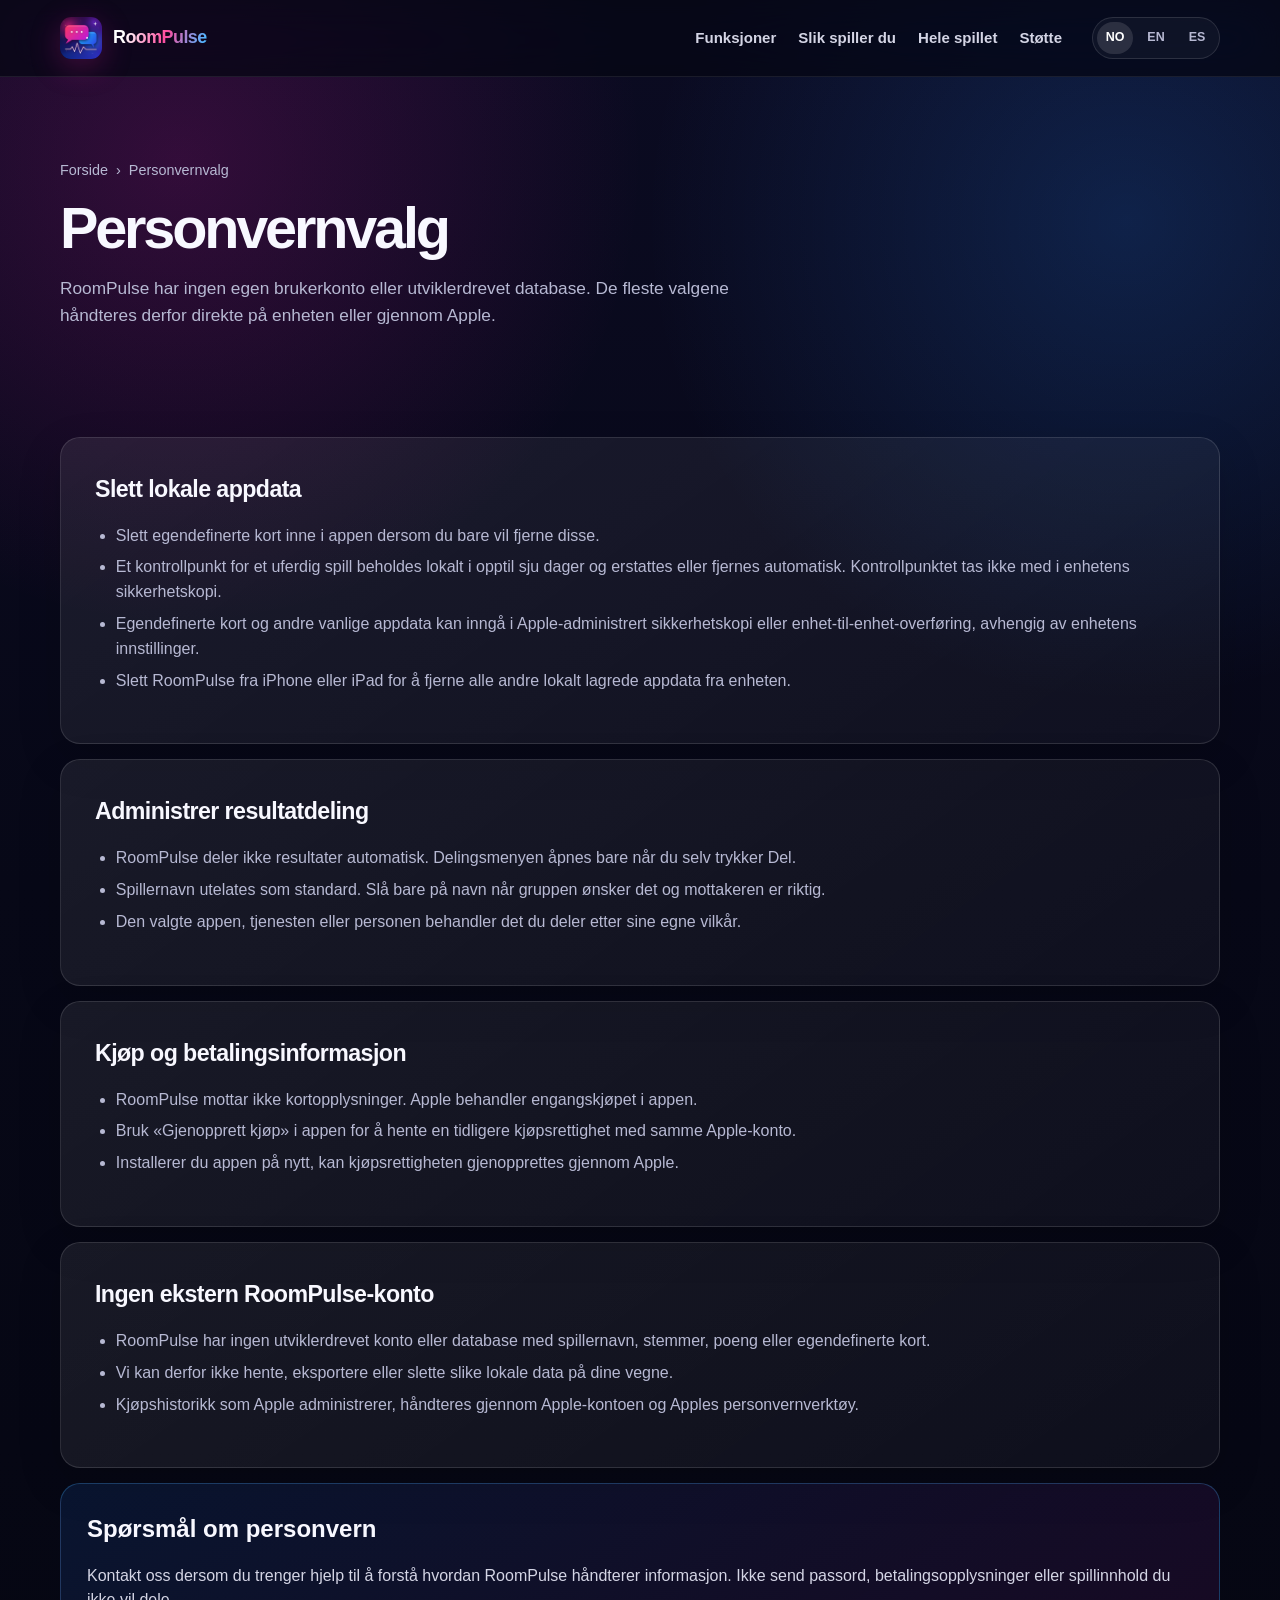
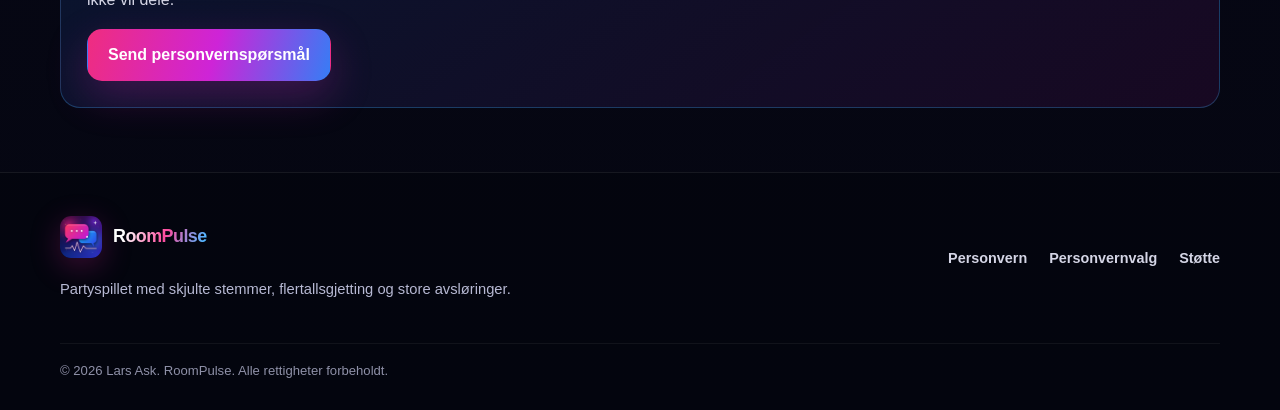
<file: privacy-choices.html>
<!doctype html>
<html lang="nb">
<head>
  <meta charset="utf-8">
  <meta name="viewport" content="width=device-width, initial-scale=1">
  <meta name="theme-color" content="#11132b">
  <meta name="description" content="Slik sletter eller administrerer du lokale data, valgfri resultatdeling og kjøp knyttet til RoomPulse.">
  <title>Personvernvalg – RoomPulse</title>
  <link rel="icon" type="image/png" sizes="32x32" href="assets/favicon-32.png">
  <link rel="icon" type="image/png" sizes="64x64" href="assets/favicon-64.png">
  <link rel="apple-touch-icon" href="assets/apple-touch-icon.png">
  <link rel="manifest" href="assets/site.webmanifest">
  <link rel="stylesheet" href="assets/styles.css">
  <script defer src="assets/site-config.js"></script>
  <script defer src="assets/site.js"></script>
</head>
<body class="">
<a class="skip-link" href="#main">Hopp til hovedinnholdet</a>
<div class="setup-warning" data-setup-warning role="status"></div>
<header class="site-header">
  <div class="site-shell header-inner">
    <a class="brand" href="index.html" aria-label="RoomPulse – forsiden">
      <img src="assets/app-icon-192.png" alt="" width="42" height="42">
      <span class="brand-gradient">RoomPulse</span>
    </a>
    <button class="menu-button" type="button" aria-label="Åpne meny" aria-expanded="false" data-menu-button>☰</button>
    <nav class="primary-nav" aria-label="Hovedmeny" data-primary-nav>
      <a href="index.html#features">Funksjoner</a>
      <a href="index.html#how">Slik spiller du</a>
      <a href="index.html#full-game">Hele spillet</a>
      <a href="support.html">Støtte</a>
      <div class="language-nav" aria-label="Language"><a href="privacy-choices.html" lang="nb" aria-current="true">NO</a><a href="en/privacy-choices.html" lang="en">EN</a><a href="es/privacy-choices.html" lang="es">ES</a></div>
    </nav>
  </div>
</header>
<main id="main">
<section class="page-hero"><div class="site-shell"><div class="breadcrumbs"><a href="index.html">Forside</a><span>›</span><span>Personvernvalg</span></div><h1>Personvernvalg</h1><p>RoomPulse har ingen egen brukerkonto eller utviklerdrevet database. De fleste valgene håndteres derfor direkte på enheten eller gjennom Apple.</p></div></section>
<div class="site-shell section-tight"><div class="article-stack"><section class="info-card"><h2>Slett lokale appdata</h2><ul><li>Slett egendefinerte kort inne i appen dersom du bare vil fjerne disse.</li><li>Et kontrollpunkt for et uferdig spill beholdes lokalt i opptil sju dager og erstattes eller fjernes automatisk. Kontrollpunktet tas ikke med i enhetens sikkerhetskopi.</li><li>Egendefinerte kort og andre vanlige appdata kan inngå i Apple-administrert sikkerhetskopi eller enhet-til-enhet-overføring, avhengig av enhetens innstillinger.</li><li>Slett RoomPulse fra iPhone eller iPad for å fjerne alle andre lokalt lagrede appdata fra enheten.</li></ul></section><section class="info-card"><h2>Administrer resultatdeling</h2><ul><li>RoomPulse deler ikke resultater automatisk. Delingsmenyen åpnes bare når du selv trykker Del.</li><li>Spillernavn utelates som standard. Slå bare på navn når gruppen ønsker det og mottakeren er riktig.</li><li>Den valgte appen, tjenesten eller personen behandler det du deler etter sine egne vilkår.</li></ul></section><section class="info-card"><h2>Kjøp og betalingsinformasjon</h2><ul><li>RoomPulse mottar ikke kortopplysninger. Apple behandler engangskjøpet i appen.</li><li>Bruk «Gjenopprett kjøp» i appen for å hente en tidligere kjøpsrettighet med samme Apple-konto.</li><li>Installerer du appen på nytt, kan kjøpsrettigheten gjenopprettes gjennom Apple.</li></ul></section><section class="info-card"><h2>Ingen ekstern RoomPulse-konto</h2><ul><li>RoomPulse har ingen utviklerdrevet konto eller database med spillernavn, stemmer, poeng eller egendefinerte kort.</li><li>Vi kan derfor ikke hente, eksportere eller slette slike lokale data på dine vegne.</li><li>Kjøpshistorikk som Apple administrerer, håndteres gjennom Apple-kontoen og Apples personvernverktøy.</li></ul></section><section class="contact-panel"><h2>Spørsmål om personvern</h2><p>Kontakt oss dersom du trenger hjelp til å forstå hvordan RoomPulse håndterer informasjon. Ikke send passord, betalingsopplysninger eller spillinnhold du ikke vil dele.</p><a class="button button-primary" data-support-email-button>Send personvernspørsmål</a></section></div></div>
</main>
<footer class="site-footer">
  <div class="site-shell footer-inner">
    <div class="footer-brand">
      <a class="brand" href="index.html">
        <img src="assets/app-icon-192.png" alt="" width="42" height="42">
        <span class="brand-gradient">RoomPulse</span>
      </a>
      <p>Partyspillet med skjulte stemmer, flertallsgjetting og store avsløringer.</p>
    </div>
    <nav class="footer-links" aria-label="Footer">
      <a href="privacy.html">Personvern</a>
      <a href="privacy-choices.html">Personvernvalg</a>
      <a href="support.html">Støtte</a>
    </nav>
  </div>
  <div class="site-shell footer-bottom">© <span data-current-year></span> <span data-developer-name>RoomPulse</span>. RoomPulse. Alle rettigheter forbeholdt.</div>
</footer>
</body>
</html>
</file>
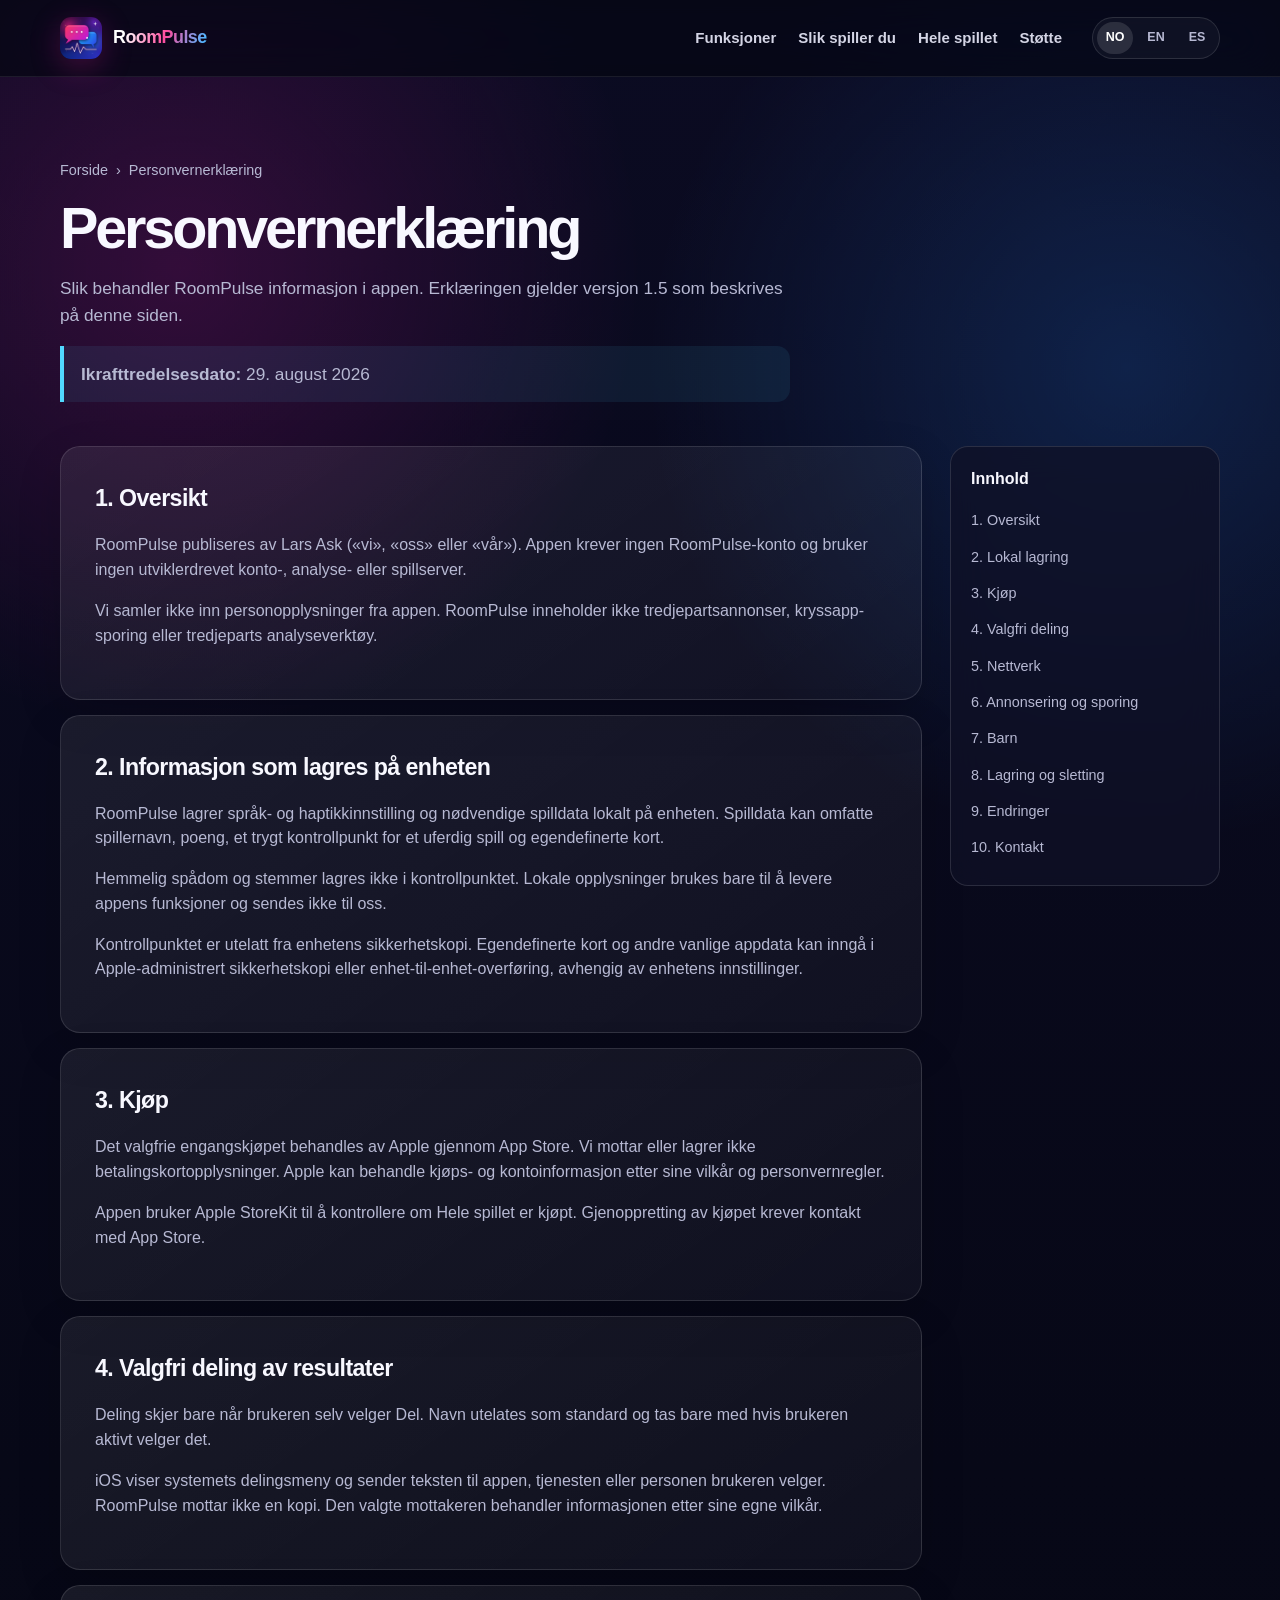
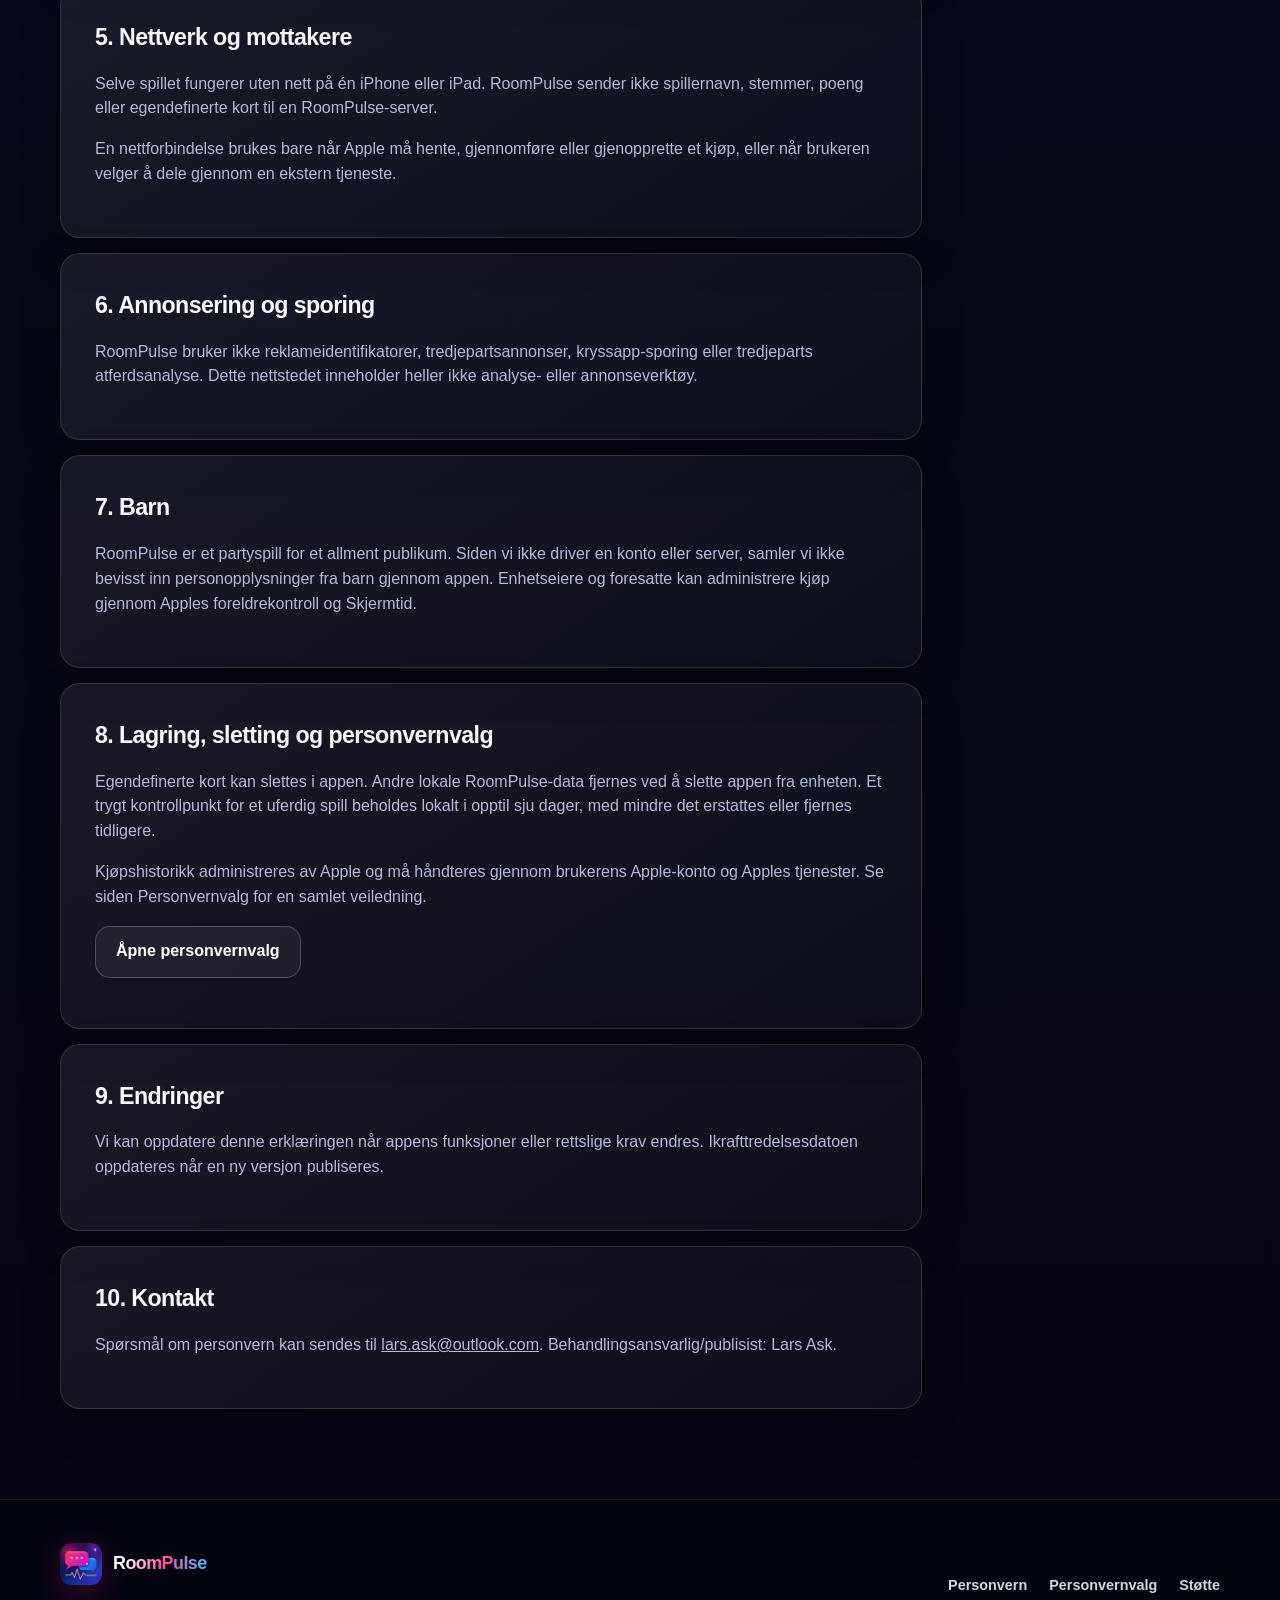
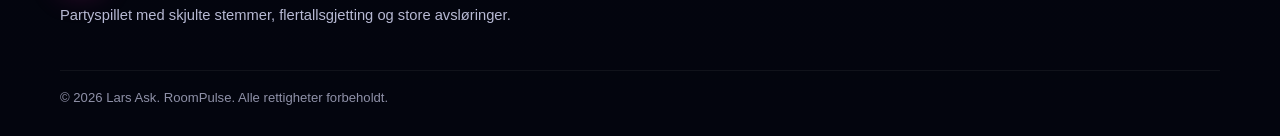
<file: privacy.html>
<!doctype html>
<html lang="nb">
<head>
  <meta charset="utf-8">
  <meta name="viewport" content="width=device-width, initial-scale=1">
  <meta name="theme-color" content="#11132b">
  <meta name="description" content="Personvernerklæring for RoomPulse om lokal lagring, kjøp, valgfri deling og sletting av data.">
  <title>Personvernerklæring – RoomPulse</title>
  <link rel="icon" type="image/png" sizes="32x32" href="assets/favicon-32.png">
  <link rel="icon" type="image/png" sizes="64x64" href="assets/favicon-64.png">
  <link rel="apple-touch-icon" href="assets/apple-touch-icon.png">
  <link rel="manifest" href="assets/site.webmanifest">
  <link rel="stylesheet" href="assets/styles.css">
  <script defer src="assets/site-config.js"></script>
  <script defer src="assets/site.js"></script>
</head>
<body class="">
<a class="skip-link" href="#main">Hopp til hovedinnholdet</a>
<div class="setup-warning" data-setup-warning role="status"></div>
<header class="site-header">
  <div class="site-shell header-inner">
    <a class="brand" href="index.html" aria-label="RoomPulse – forsiden">
      <img src="assets/app-icon-192.png" alt="" width="42" height="42">
      <span class="brand-gradient">RoomPulse</span>
    </a>
    <button class="menu-button" type="button" aria-label="Åpne meny" aria-expanded="false" data-menu-button>☰</button>
    <nav class="primary-nav" aria-label="Hovedmeny" data-primary-nav>
      <a href="index.html#features">Funksjoner</a>
      <a href="index.html#how">Slik spiller du</a>
      <a href="index.html#full-game">Hele spillet</a>
      <a href="support.html">Støtte</a>
      <div class="language-nav" aria-label="Language"><a href="privacy.html" lang="nb" aria-current="true">NO</a><a href="en/privacy.html" lang="en">EN</a><a href="es/privacy.html" lang="es">ES</a></div>
    </nav>
  </div>
</header>
<main id="main">
<section class="page-hero"><div class="site-shell"><div class="breadcrumbs"><a href="index.html">Forside</a><span>›</span><span>Personvernerklæring</span></div><h1>Personvernerklæring</h1><p>Slik behandler RoomPulse informasjon i appen. Erklæringen gjelder versjon 1.5 som beskrives på denne siden.</p><p class="inline-note"><strong>Ikrafttredelsesdato:</strong> <span data-effective-date>29. august 2026</span></p></div></section>
<div class="site-shell content-layout">
  <div class="article-stack">
    <section class="legal-card" id="overview"><h2>1. Oversikt</h2><p>RoomPulse publiseres av <span data-developer-name>RoomPulse-utvikleren</span> («vi», «oss» eller «vår»). Appen krever ingen RoomPulse-konto og bruker ingen utviklerdrevet konto-, analyse- eller spillserver.</p><p>Vi samler ikke inn personopplysninger fra appen. RoomPulse inneholder ikke tredjepartsannonser, kryssapp-sporing eller tredjeparts analyseverktøy.</p></section>
    <section class="legal-card" id="local"><h2>2. Informasjon som lagres på enheten</h2><p>RoomPulse lagrer språk- og haptikkinnstilling og nødvendige spilldata lokalt på enheten. Spilldata kan omfatte spillernavn, poeng, et trygt kontrollpunkt for et uferdig spill og egendefinerte kort.</p><p>Hemmelig spådom og stemmer lagres ikke i kontrollpunktet. Lokale opplysninger brukes bare til å levere appens funksjoner og sendes ikke til oss.</p><p>Kontrollpunktet er utelatt fra enhetens sikkerhetskopi. Egendefinerte kort og andre vanlige appdata kan inngå i Apple-administrert sikkerhetskopi eller enhet-til-enhet-overføring, avhengig av enhetens innstillinger.</p></section>
    <section class="legal-card" id="purchases"><h2>3. Kjøp</h2><p>Det valgfrie engangskjøpet behandles av Apple gjennom App Store. Vi mottar eller lagrer ikke betalingskortopplysninger. Apple kan behandle kjøps- og kontoinformasjon etter sine vilkår og personvernregler.</p><p>Appen bruker Apple StoreKit til å kontrollere om Hele spillet er kjøpt. Gjenoppretting av kjøpet krever kontakt med App Store.</p></section>
    <section class="legal-card" id="sharing"><h2>4. Valgfri deling av resultater</h2><p>Deling skjer bare når brukeren selv velger Del. Navn utelates som standard og tas bare med hvis brukeren aktivt velger det.</p><p>iOS viser systemets delingsmeny og sender teksten til appen, tjenesten eller personen brukeren velger. RoomPulse mottar ikke en kopi. Den valgte mottakeren behandler informasjonen etter sine egne vilkår.</p></section>
    <section class="legal-card" id="connectivity"><h2>5. Nettverk og mottakere</h2><p>Selve spillet fungerer uten nett på én iPhone eller iPad. RoomPulse sender ikke spillernavn, stemmer, poeng eller egendefinerte kort til en RoomPulse-server.</p><p>En nettforbindelse brukes bare når Apple må hente, gjennomføre eller gjenopprette et kjøp, eller når brukeren velger å dele gjennom en ekstern tjeneste.</p></section>
    <section class="legal-card" id="tracking"><h2>6. Annonsering og sporing</h2><p>RoomPulse bruker ikke reklameidentifikatorer, tredjepartsannonser, kryssapp-sporing eller tredjeparts atferdsanalyse. Dette nettstedet inneholder heller ikke analyse- eller annonseverktøy.</p></section>
    <section class="legal-card" id="children"><h2>7. Barn</h2><p>RoomPulse er et partyspill for et allment publikum. Siden vi ikke driver en konto eller server, samler vi ikke bevisst inn personopplysninger fra barn gjennom appen. Enhetseiere og foresatte kan administrere kjøp gjennom Apples foreldrekontroll og Skjermtid.</p></section>
    <section class="legal-card" id="deletion"><h2>8. Lagring, sletting og personvernvalg</h2><p>Egendefinerte kort kan slettes i appen. Andre lokale RoomPulse-data fjernes ved å slette appen fra enheten. Et trygt kontrollpunkt for et uferdig spill beholdes lokalt i opptil sju dager, med mindre det erstattes eller fjernes tidligere.</p><p>Kjøpshistorikk administreres av Apple og må håndteres gjennom brukerens Apple-konto og Apples tjenester. Se siden Personvernvalg for en samlet veiledning.</p><p><a class="button button-secondary" href="privacy-choices.html">Åpne personvernvalg</a></p></section>
    <section class="legal-card" id="changes"><h2>9. Endringer</h2><p>Vi kan oppdatere denne erklæringen når appens funksjoner eller rettslige krav endres. Ikrafttredelsesdatoen oppdateres når en ny versjon publiseres.</p></section>
    <section class="legal-card" id="contact"><h2>10. Kontakt</h2><p>Spørsmål om personvern kan sendes til <a data-support-email>støtteadressen som publiseres før lansering</a>. Behandlingsansvarlig/publisist: <span data-developer-name>RoomPulse-utvikleren</span>.</p></section>
  </div>
  <aside class="toc"><strong>Innhold</strong><a href="#overview">1. Oversikt</a><a href="#local">2. Lokal lagring</a><a href="#purchases">3. Kjøp</a><a href="#sharing">4. Valgfri deling</a><a href="#connectivity">5. Nettverk</a><a href="#tracking">6. Annonsering og sporing</a><a href="#children">7. Barn</a><a href="#deletion">8. Lagring og sletting</a><a href="#changes">9. Endringer</a><a href="#contact">10. Kontakt</a></aside>
</div>
</main>
<footer class="site-footer">
  <div class="site-shell footer-inner">
    <div class="footer-brand">
      <a class="brand" href="index.html">
        <img src="assets/app-icon-192.png" alt="" width="42" height="42">
        <span class="brand-gradient">RoomPulse</span>
      </a>
      <p>Partyspillet med skjulte stemmer, flertallsgjetting og store avsløringer.</p>
    </div>
    <nav class="footer-links" aria-label="Footer">
      <a href="privacy.html">Personvern</a>
      <a href="privacy-choices.html">Personvernvalg</a>
      <a href="support.html">Støtte</a>
    </nav>
  </div>
  <div class="site-shell footer-bottom">© <span data-current-year></span> <span data-developer-name>RoomPulse</span>. RoomPulse. Alle rettigheter forbeholdt.</div>
</footer>
</body>
</html>
</file>
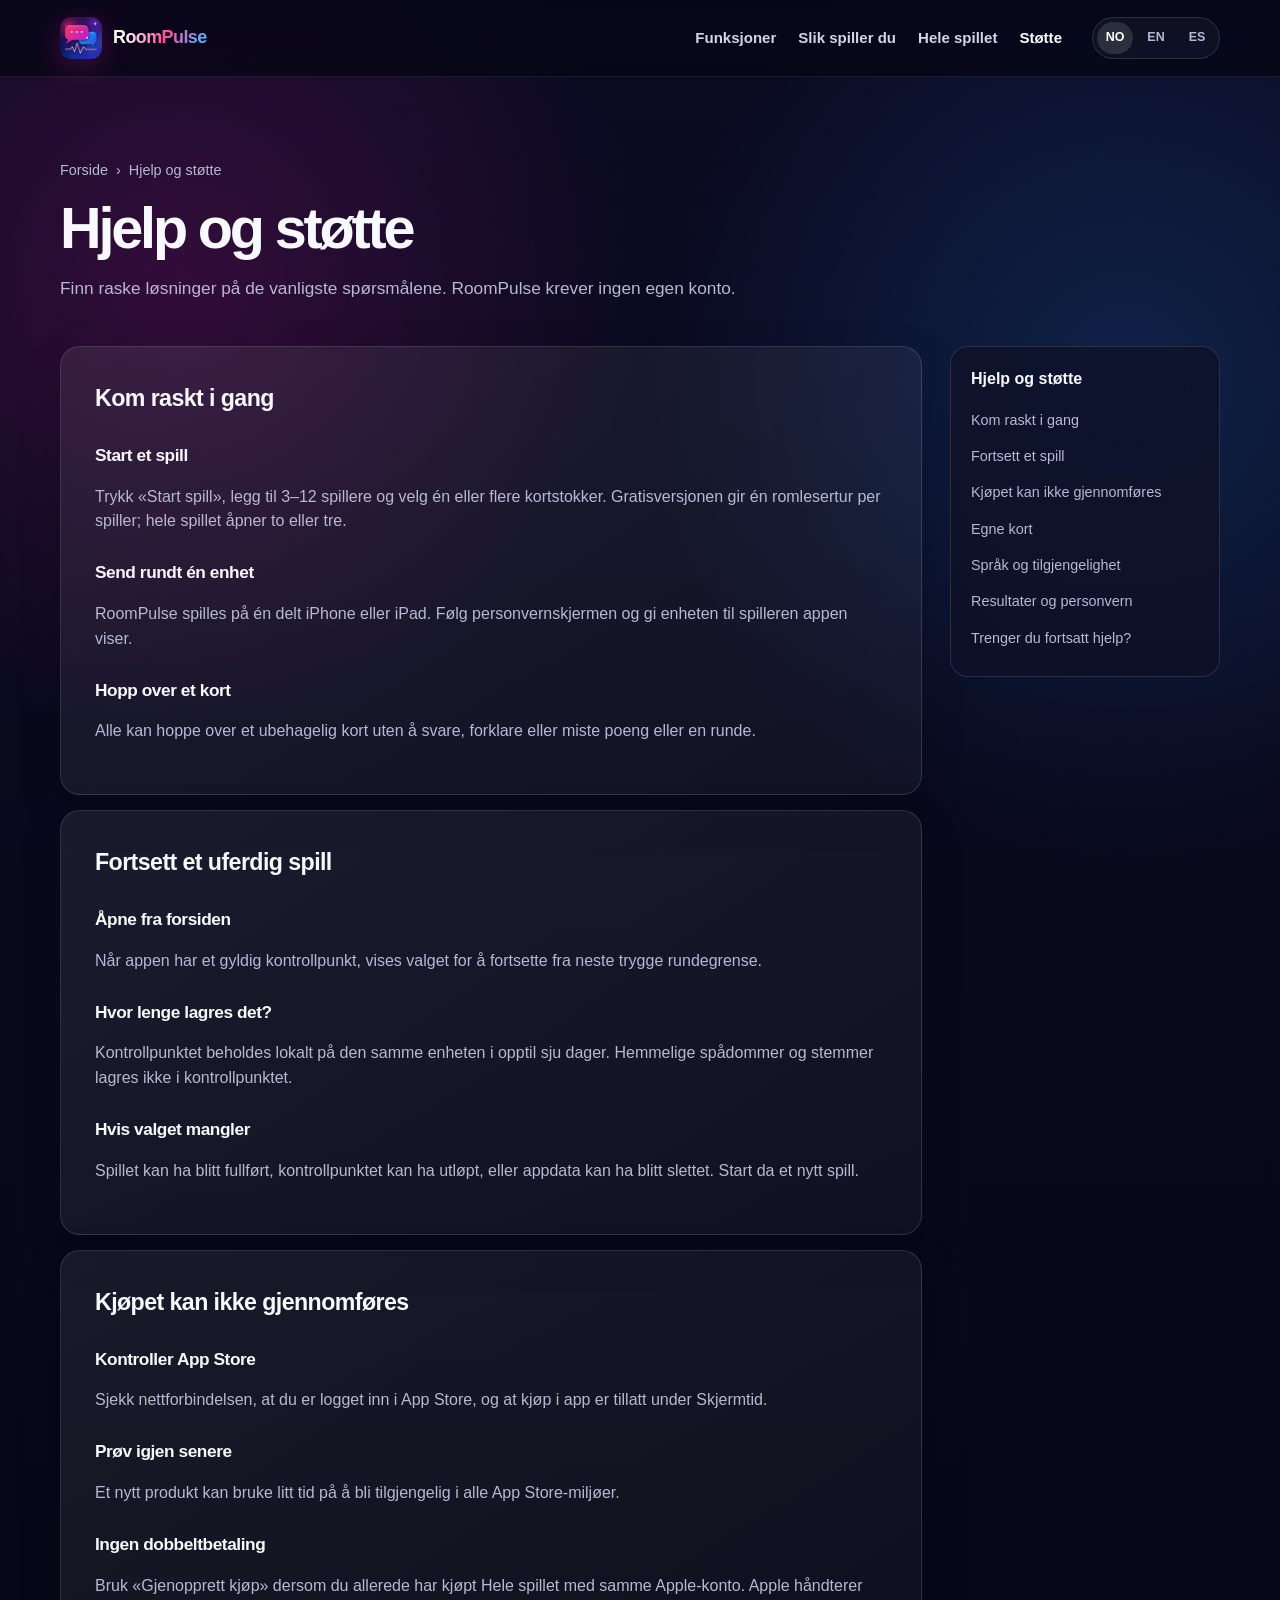
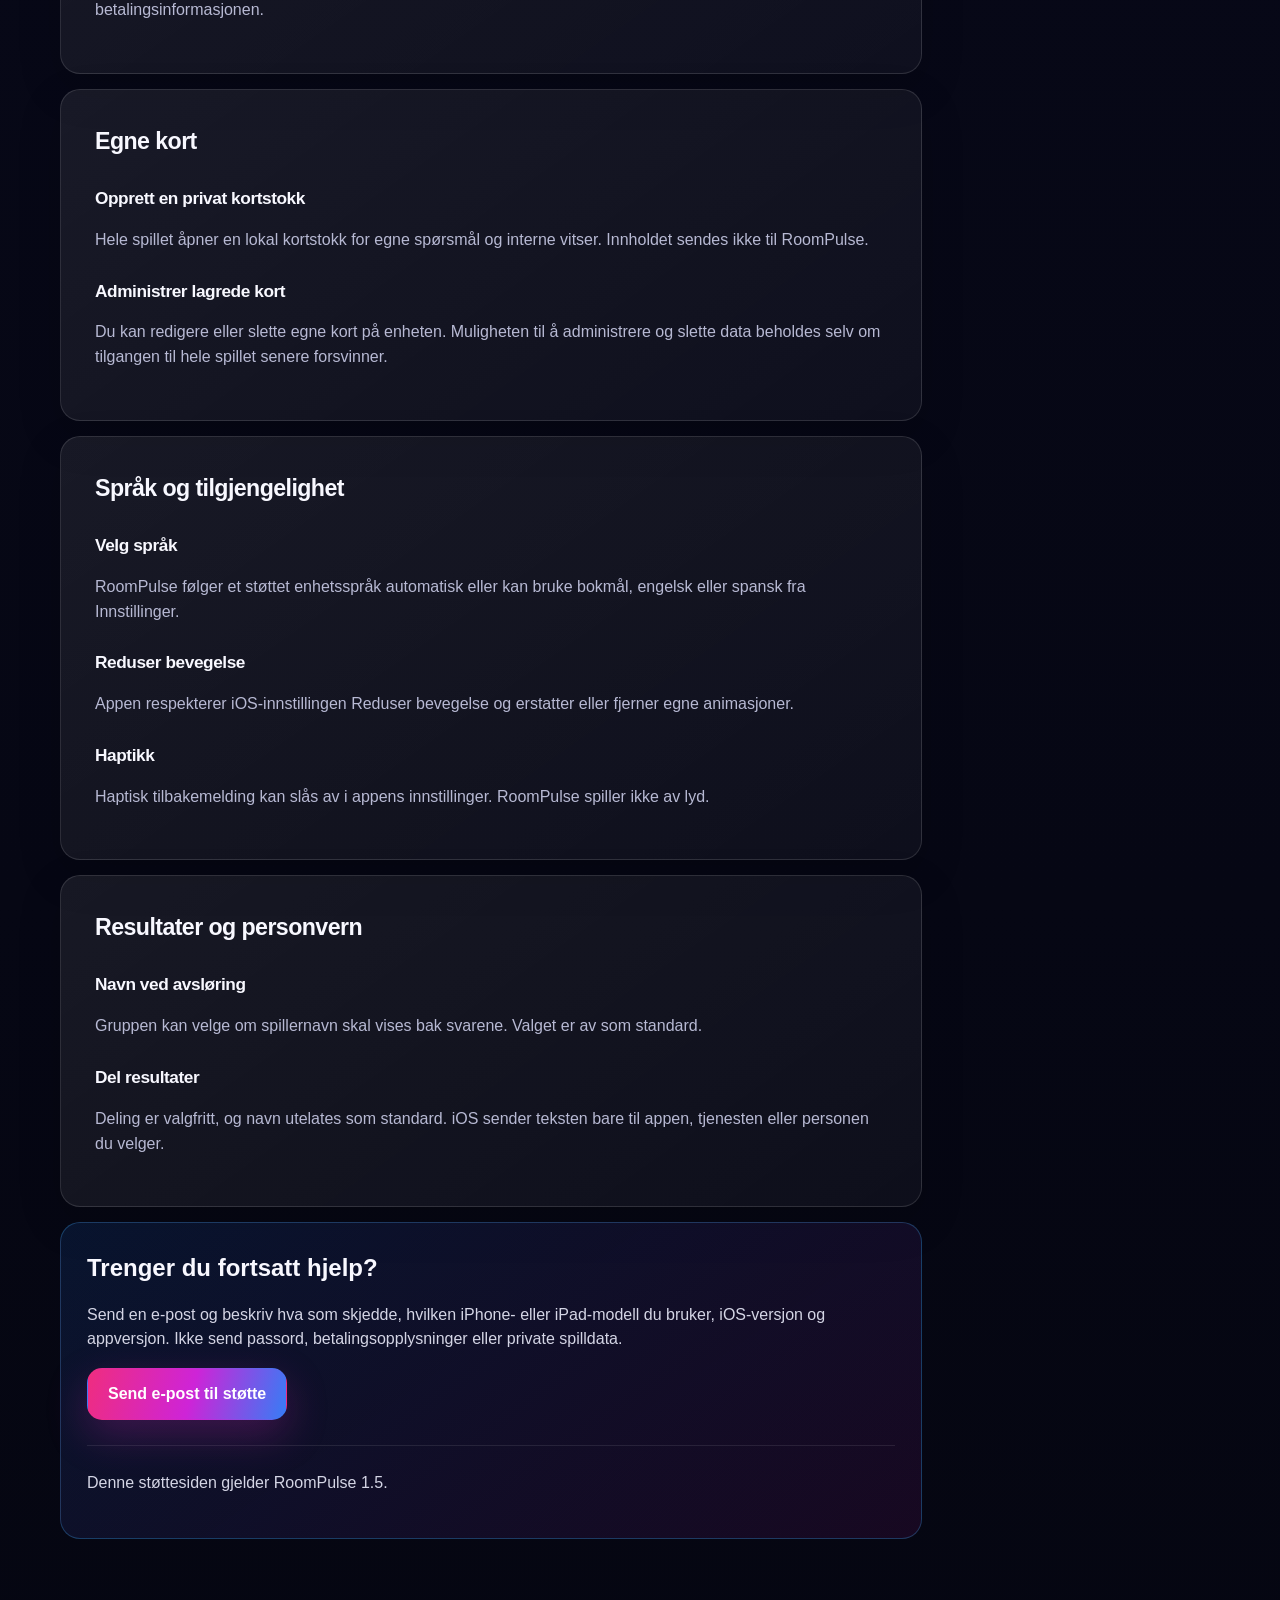
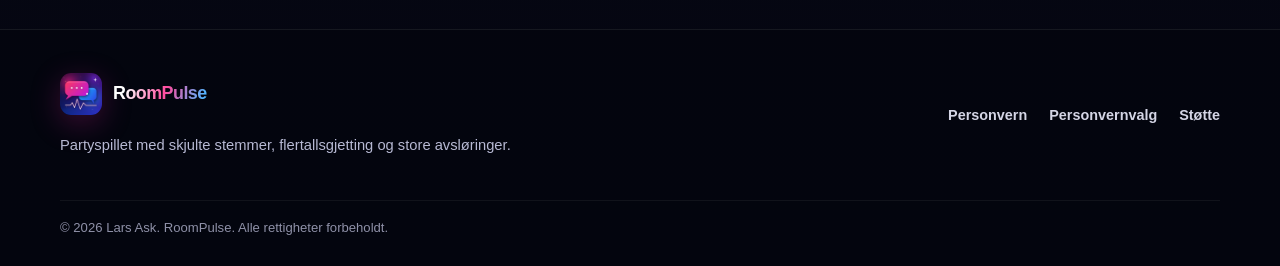
<file: support.html>
<!doctype html>
<html lang="nb">
<head>
  <meta charset="utf-8">
  <meta name="viewport" content="width=device-width, initial-scale=1">
  <meta name="theme-color" content="#11132b">
  <meta name="description" content="Hjelp med spilloppsett, lagrede spill, kjøp, egne kort, språk og personvern i RoomPulse.">
  <title>Støtte – RoomPulse</title>
  <link rel="icon" type="image/png" sizes="32x32" href="assets/favicon-32.png">
  <link rel="icon" type="image/png" sizes="64x64" href="assets/favicon-64.png">
  <link rel="apple-touch-icon" href="assets/apple-touch-icon.png">
  <link rel="manifest" href="assets/site.webmanifest">
  <link rel="stylesheet" href="assets/styles.css">
  <script defer src="assets/site-config.js"></script>
  <script defer src="assets/site.js"></script>
</head>
<body class="">
<a class="skip-link" href="#main">Hopp til hovedinnholdet</a>
<div class="setup-warning" data-setup-warning role="status"></div>
<header class="site-header">
  <div class="site-shell header-inner">
    <a class="brand" href="index.html" aria-label="RoomPulse – forsiden">
      <img src="assets/app-icon-192.png" alt="" width="42" height="42">
      <span class="brand-gradient">RoomPulse</span>
    </a>
    <button class="menu-button" type="button" aria-label="Åpne meny" aria-expanded="false" data-menu-button>☰</button>
    <nav class="primary-nav" aria-label="Hovedmeny" data-primary-nav>
      <a href="index.html#features">Funksjoner</a>
      <a href="index.html#how">Slik spiller du</a>
      <a href="index.html#full-game">Hele spillet</a>
      <a href="support.html" aria-current="page">Støtte</a>
      <div class="language-nav" aria-label="Language"><a href="support.html" lang="nb" aria-current="true">NO</a><a href="en/support.html" lang="en">EN</a><a href="es/support.html" lang="es">ES</a></div>
    </nav>
  </div>
</header>
<main id="main">
<section class="page-hero"><div class="site-shell"><div class="breadcrumbs"><a href="index.html">Forside</a><span>›</span><span>Hjelp og støtte</span></div><h1>Hjelp og støtte</h1><p>Finn raske løsninger på de vanligste spørsmålene. RoomPulse krever ingen egen konto.</p></div></section>
<div class="site-shell content-layout">
  <div class="article-stack">
    <section class="faq-card" id="quick"><h2>Kom raskt i gang</h2><h3>Start et spill</h3><p>Trykk «Start spill», legg til 3–12 spillere og velg én eller flere kortstokker. Gratisversjonen gir én romlesertur per spiller; hele spillet åpner to eller tre.</p><h3>Send rundt én enhet</h3><p>RoomPulse spilles på én delt iPhone eller iPad. Følg personvernskjermen og gi enheten til spilleren appen viser.</p><h3>Hopp over et kort</h3><p>Alle kan hoppe over et ubehagelig kort uten å svare, forklare eller miste poeng eller en runde.</p></section>
    <section class="faq-card" id="continue"><h2>Fortsett et uferdig spill</h2><h3>Åpne fra forsiden</h3><p>Når appen har et gyldig kontrollpunkt, vises valget for å fortsette fra neste trygge rundegrense.</p><h3>Hvor lenge lagres det?</h3><p>Kontrollpunktet beholdes lokalt på den samme enheten i opptil sju dager. Hemmelige spådommer og stemmer lagres ikke i kontrollpunktet.</p><h3>Hvis valget mangler</h3><p>Spillet kan ha blitt fullført, kontrollpunktet kan ha utløpt, eller appdata kan ha blitt slettet. Start da et nytt spill.</p></section>
    <section class="faq-card" id="purchase"><h2>Kjøpet kan ikke gjennomføres</h2><h3>Kontroller App Store</h3><p>Sjekk nettforbindelsen, at du er logget inn i App Store, og at kjøp i app er tillatt under Skjermtid.</p><h3>Prøv igjen senere</h3><p>Et nytt produkt kan bruke litt tid på å bli tilgjengelig i alle App Store-miljøer.</p><h3>Ingen dobbeltbetaling</h3><p>Bruk «Gjenopprett kjøp» dersom du allerede har kjøpt Hele spillet med samme Apple-konto. Apple håndterer betalingsinformasjonen.</p></section>
    <section class="faq-card" id="custom"><h2>Egne kort</h2><h3>Opprett en privat kortstokk</h3><p>Hele spillet åpner en lokal kortstokk for egne spørsmål og interne vitser. Innholdet sendes ikke til RoomPulse.</p><h3>Administrer lagrede kort</h3><p>Du kan redigere eller slette egne kort på enheten. Muligheten til å administrere og slette data beholdes selv om tilgangen til hele spillet senere forsvinner.</p></section>
    <section class="faq-card" id="language"><h2>Språk og tilgjengelighet</h2><h3>Velg språk</h3><p>RoomPulse følger et støttet enhetsspråk automatisk eller kan bruke bokmål, engelsk eller spansk fra Innstillinger.</p><h3>Reduser bevegelse</h3><p>Appen respekterer iOS-innstillingen Reduser bevegelse og erstatter eller fjerner egne animasjoner.</p><h3>Haptikk</h3><p>Haptisk tilbakemelding kan slås av i appens innstillinger. RoomPulse spiller ikke av lyd.</p></section>
    <section class="faq-card" id="sharing"><h2>Resultater og personvern</h2><h3>Navn ved avsløring</h3><p>Gruppen kan velge om spillernavn skal vises bak svarene. Valget er av som standard.</p><h3>Del resultater</h3><p>Deling er valgfritt, og navn utelates som standard. iOS sender teksten bare til appen, tjenesten eller personen du velger.</p></section>
    <section class="contact-panel" id="contact"><h2>Trenger du fortsatt hjelp?</h2><p>Send en e-post og beskriv hva som skjedde, hvilken iPhone- eller iPad-modell du bruker, iOS-versjon og appversjon. Ikke send passord, betalingsopplysninger eller private spilldata.</p><address class="contact-address"><a class="button button-primary" data-support-email-button>Send e-post til støtte</a></address><hr class="soft"><p>Denne støttesiden gjelder RoomPulse 1.5.</p></section>
  </div>
  <aside class="toc"><strong>Hjelp og støtte</strong><a href="#quick">Kom raskt i gang</a><a href="#continue">Fortsett et spill</a><a href="#purchase">Kjøpet kan ikke gjennomføres</a><a href="#custom">Egne kort</a><a href="#language">Språk og tilgjengelighet</a><a href="#sharing">Resultater og personvern</a><a href="#contact">Trenger du fortsatt hjelp?</a></aside>
</div>
</main>
<footer class="site-footer">
  <div class="site-shell footer-inner">
    <div class="footer-brand">
      <a class="brand" href="index.html">
        <img src="assets/app-icon-192.png" alt="" width="42" height="42">
        <span class="brand-gradient">RoomPulse</span>
      </a>
      <p>Partyspillet med skjulte stemmer, flertallsgjetting og store avsløringer.</p>
    </div>
    <nav class="footer-links" aria-label="Footer">
      <a href="privacy.html">Personvern</a>
      <a href="privacy-choices.html">Personvernvalg</a>
      <a href="support.html">Støtte</a>
    </nav>
  </div>
  <div class="site-shell footer-bottom">© <span data-current-year></span> <span data-developer-name>RoomPulse</span>. RoomPulse. Alle rettigheter forbeholdt.</div>
</footer>
</body>
</html>
</file>
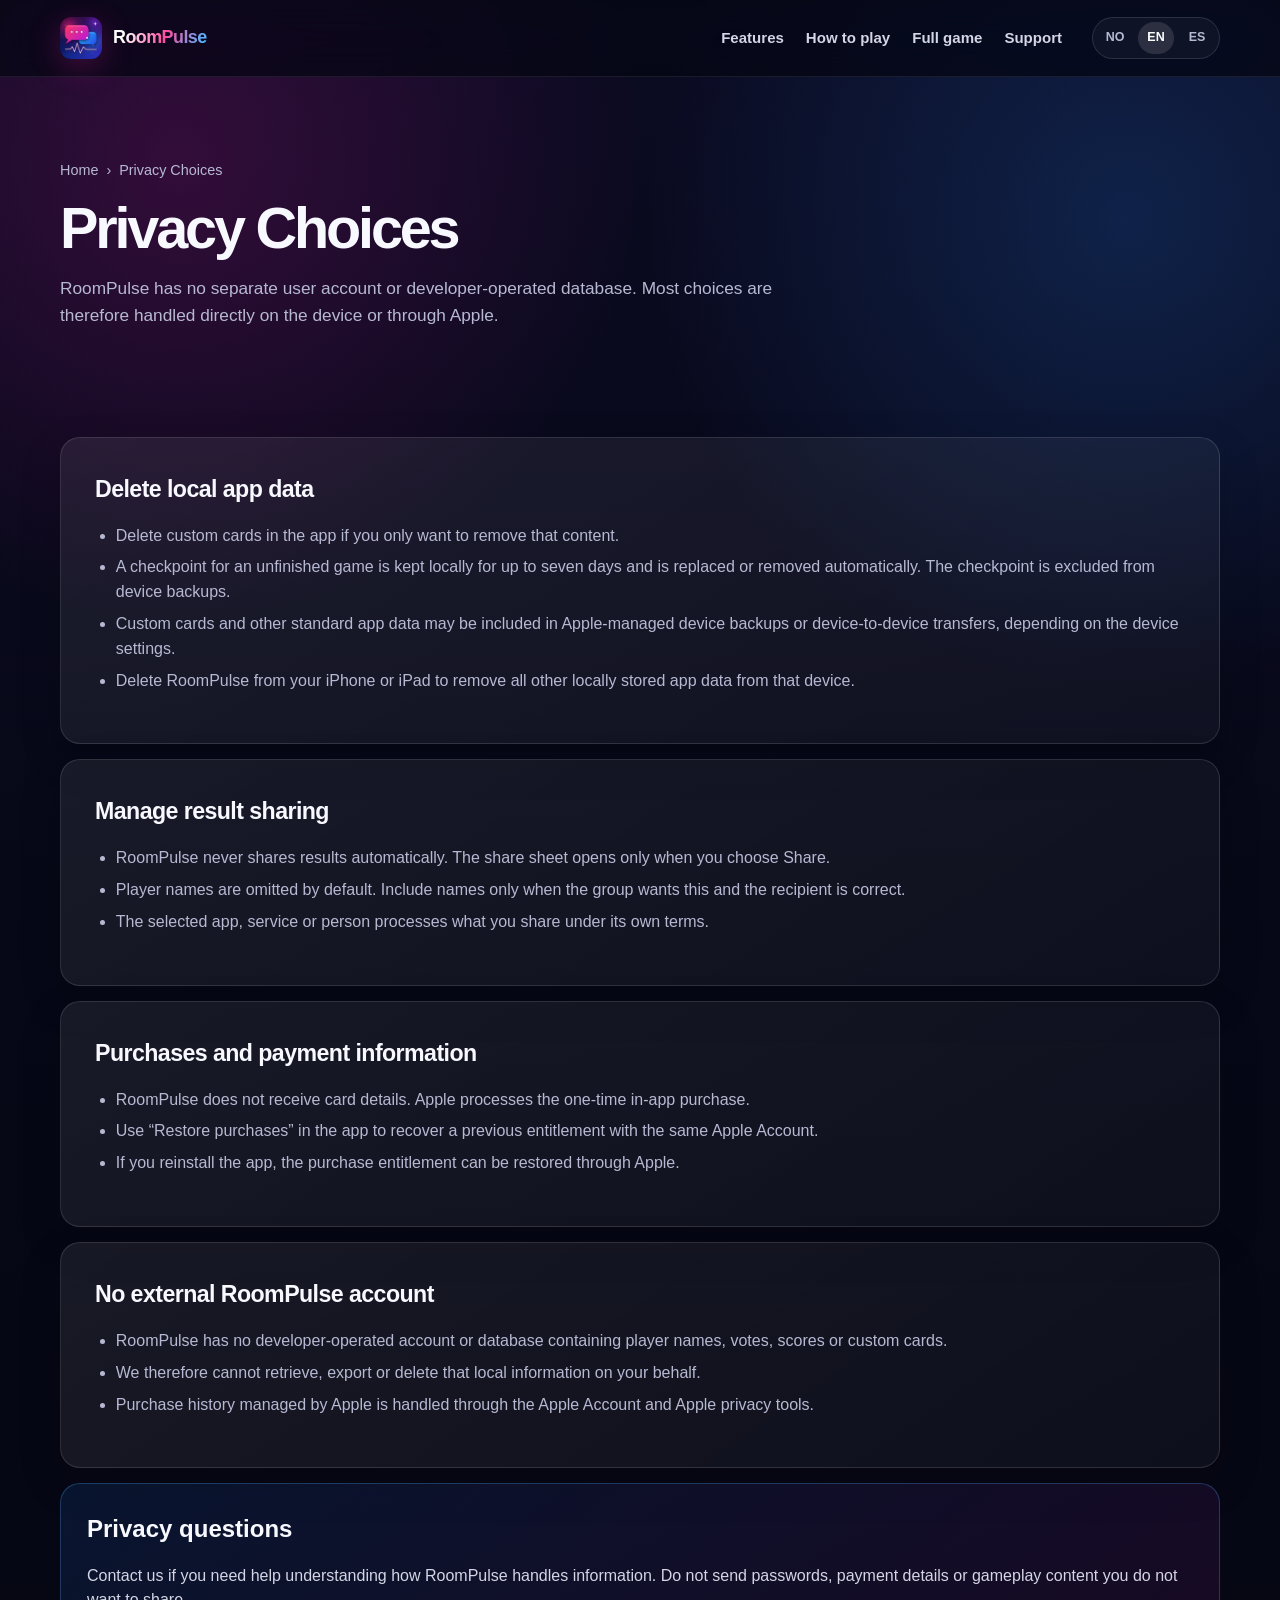
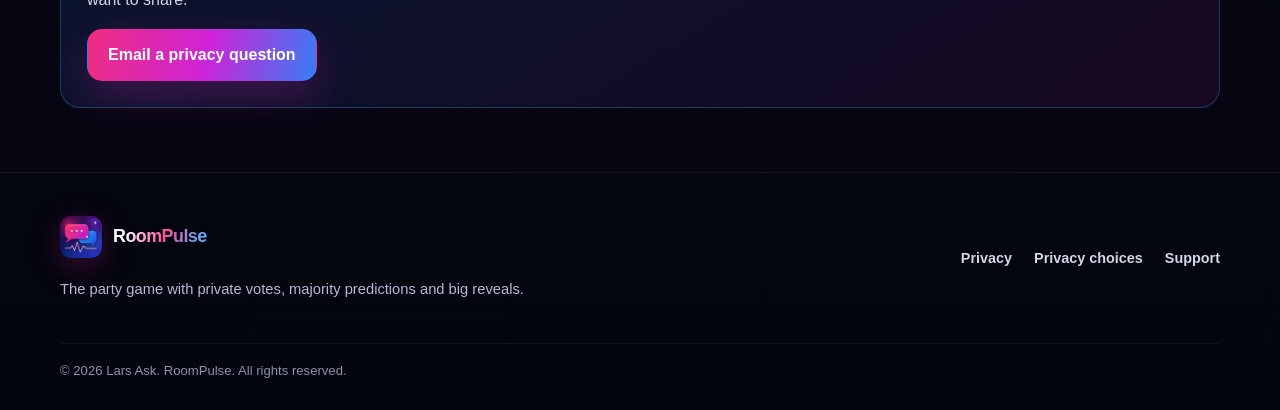
<file: en/privacy-choices.html>
<!doctype html>
<html lang="en">
<head>
  <meta charset="utf-8">
  <meta name="viewport" content="width=device-width, initial-scale=1">
  <meta name="theme-color" content="#11132b">
  <meta name="description" content="How to delete or manage local data, optional result sharing and purchases associated with RoomPulse.">
  <title>Privacy Choices – RoomPulse</title>
  <link rel="icon" type="image/png" sizes="32x32" href="../assets/favicon-32.png">
  <link rel="icon" type="image/png" sizes="64x64" href="../assets/favicon-64.png">
  <link rel="apple-touch-icon" href="../assets/apple-touch-icon.png">
  <link rel="manifest" href="../assets/site.webmanifest">
  <link rel="stylesheet" href="../assets/styles.css">
  <script defer src="../assets/site-config.js"></script>
  <script defer src="../assets/site.js"></script>
</head>
<body class="">
<a class="skip-link" href="#main">Skip to main content</a>
<div class="setup-warning" data-setup-warning role="status"></div>
<header class="site-header">
  <div class="site-shell header-inner">
    <a class="brand" href="index.html" aria-label="RoomPulse – home">
      <img src="../assets/app-icon-192.png" alt="" width="42" height="42">
      <span class="brand-gradient">RoomPulse</span>
    </a>
    <button class="menu-button" type="button" aria-label="Open menu" aria-expanded="false" data-menu-button>☰</button>
    <nav class="primary-nav" aria-label="Hovedmeny" data-primary-nav>
      <a href="index.html#features">Features</a>
      <a href="index.html#how">How to play</a>
      <a href="index.html#full-game">Full game</a>
      <a href="support.html">Support</a>
      <div class="language-nav" aria-label="Language"><a href="../privacy-choices.html" lang="nb">NO</a><a href="privacy-choices.html" lang="en" aria-current="true">EN</a><a href="../es/privacy-choices.html" lang="es">ES</a></div>
    </nav>
  </div>
</header>
<main id="main">
<section class="page-hero"><div class="site-shell"><div class="breadcrumbs"><a href="index.html">Home</a><span>›</span><span>Privacy Choices</span></div><h1>Privacy Choices</h1><p>RoomPulse has no separate user account or developer-operated database. Most choices are therefore handled directly on the device or through Apple.</p></div></section>
<div class="site-shell section-tight"><div class="article-stack"><section class="info-card"><h2>Delete local app data</h2><ul><li>Delete custom cards in the app if you only want to remove that content.</li><li>A checkpoint for an unfinished game is kept locally for up to seven days and is replaced or removed automatically. The checkpoint is excluded from device backups.</li><li>Custom cards and other standard app data may be included in Apple-managed device backups or device-to-device transfers, depending on the device settings.</li><li>Delete RoomPulse from your iPhone or iPad to remove all other locally stored app data from that device.</li></ul></section><section class="info-card"><h2>Manage result sharing</h2><ul><li>RoomPulse never shares results automatically. The share sheet opens only when you choose Share.</li><li>Player names are omitted by default. Include names only when the group wants this and the recipient is correct.</li><li>The selected app, service or person processes what you share under its own terms.</li></ul></section><section class="info-card"><h2>Purchases and payment information</h2><ul><li>RoomPulse does not receive card details. Apple processes the one-time in-app purchase.</li><li>Use “Restore purchases” in the app to recover a previous entitlement with the same Apple Account.</li><li>If you reinstall the app, the purchase entitlement can be restored through Apple.</li></ul></section><section class="info-card"><h2>No external RoomPulse account</h2><ul><li>RoomPulse has no developer-operated account or database containing player names, votes, scores or custom cards.</li><li>We therefore cannot retrieve, export or delete that local information on your behalf.</li><li>Purchase history managed by Apple is handled through the Apple Account and Apple privacy tools.</li></ul></section><section class="contact-panel"><h2>Privacy questions</h2><p>Contact us if you need help understanding how RoomPulse handles information. Do not send passwords, payment details or gameplay content you do not want to share.</p><a class="button button-primary" data-support-email-button>Email a privacy question</a></section></div></div>
</main>
<footer class="site-footer">
  <div class="site-shell footer-inner">
    <div class="footer-brand">
      <a class="brand" href="index.html">
        <img src="../assets/app-icon-192.png" alt="" width="42" height="42">
        <span class="brand-gradient">RoomPulse</span>
      </a>
      <p>The party game with private votes, majority predictions and big reveals.</p>
    </div>
    <nav class="footer-links" aria-label="Footer">
      <a href="privacy.html">Privacy</a>
      <a href="privacy-choices.html">Privacy choices</a>
      <a href="support.html">Support</a>
    </nav>
  </div>
  <div class="site-shell footer-bottom">© <span data-current-year></span> <span data-developer-name>RoomPulse</span>. RoomPulse. All rights reserved.</div>
</footer>
</body>
</html>
</file>
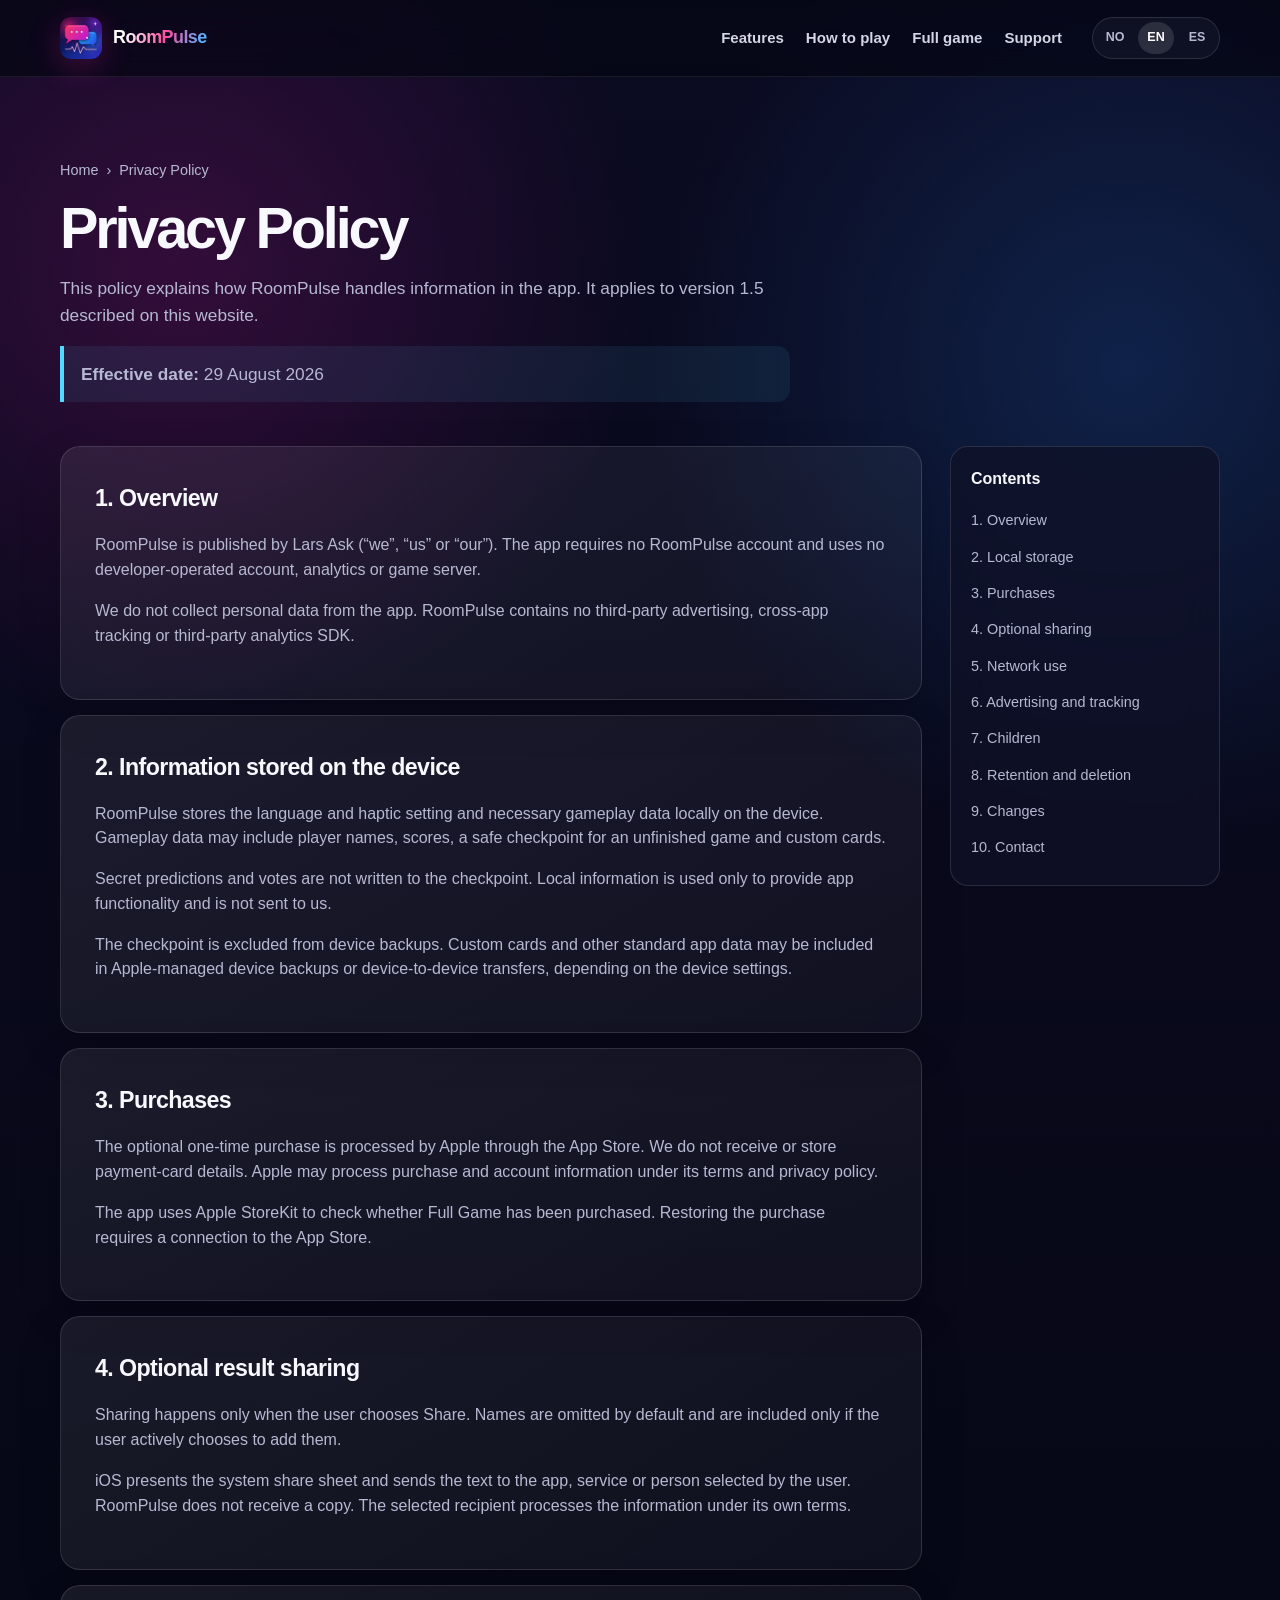
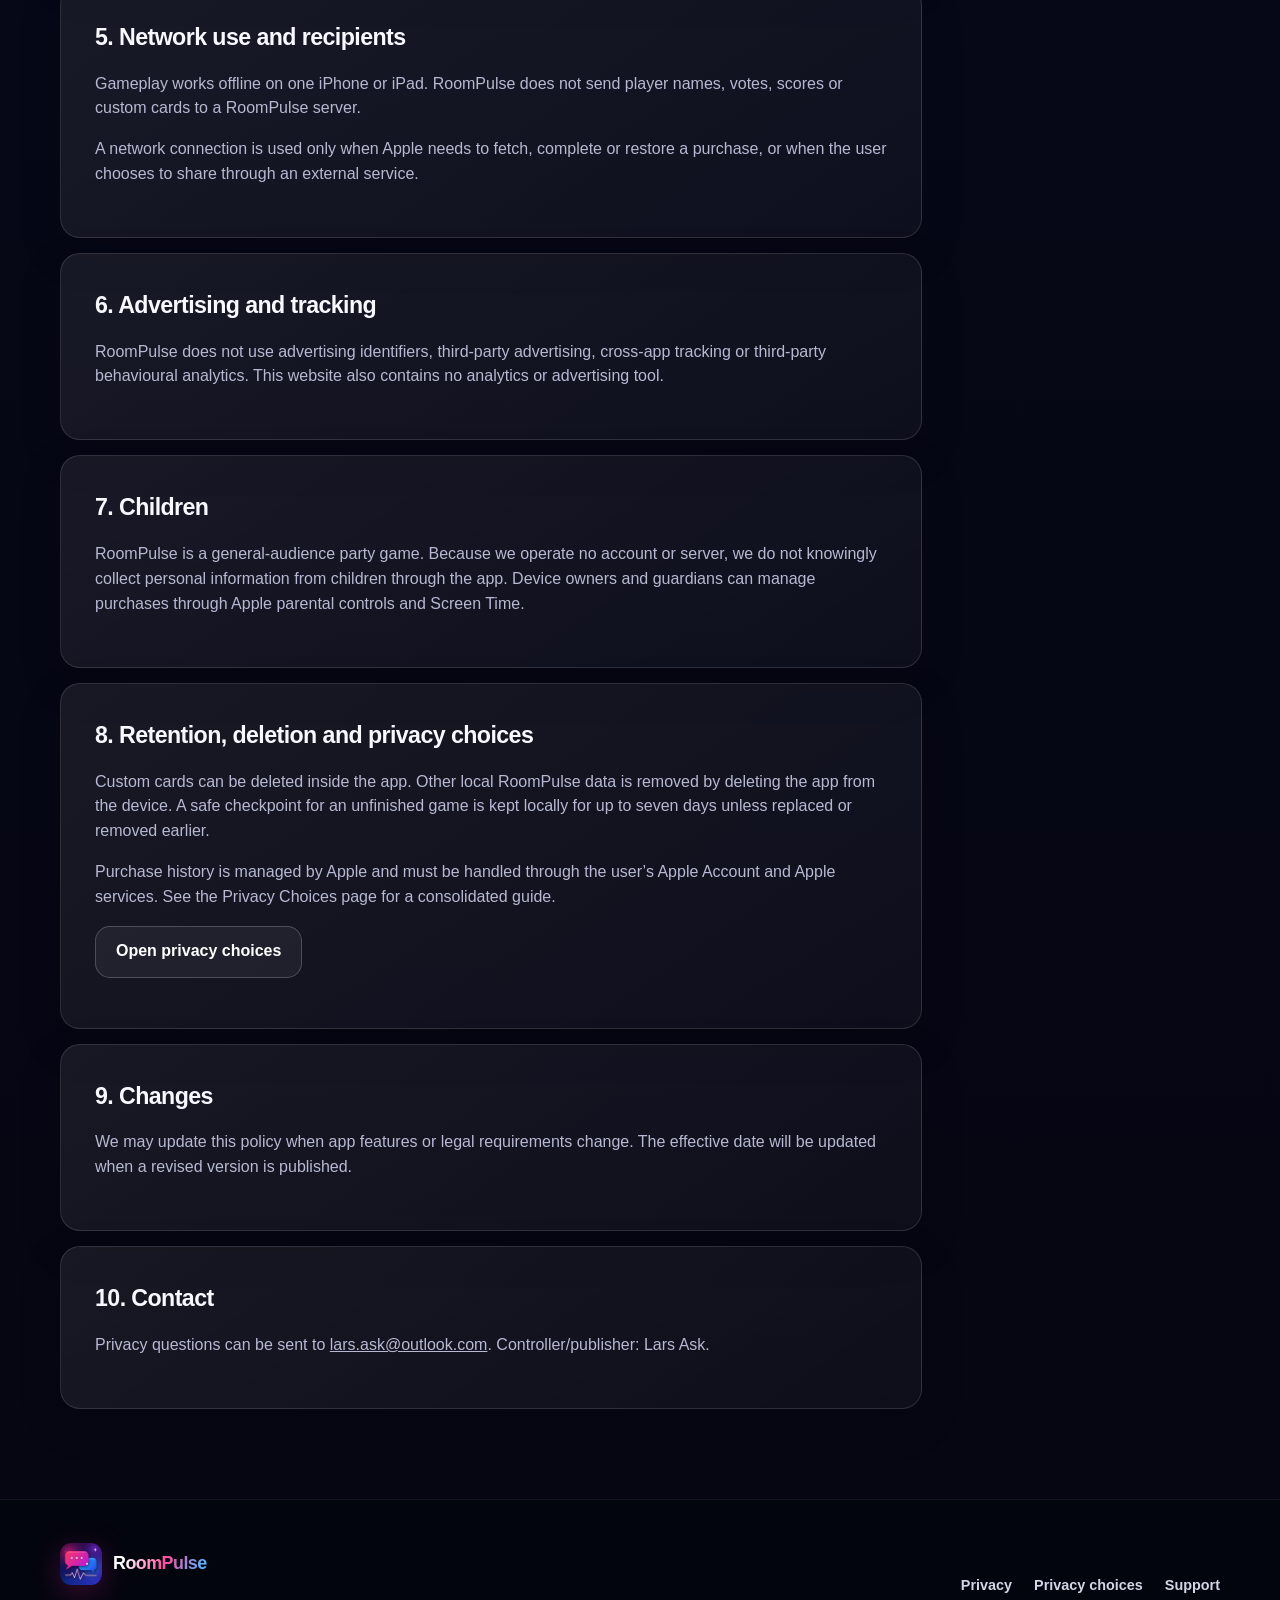
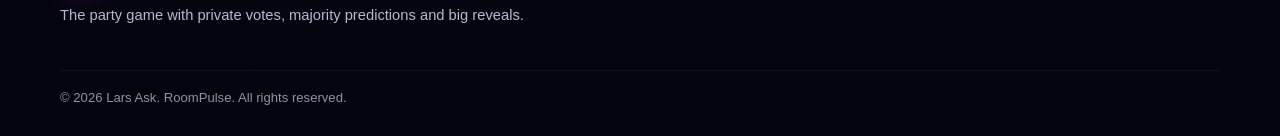
<file: en/privacy.html>
<!doctype html>
<html lang="en">
<head>
  <meta charset="utf-8">
  <meta name="viewport" content="width=device-width, initial-scale=1">
  <meta name="theme-color" content="#11132b">
  <meta name="description" content="RoomPulse privacy policy covering local storage, purchases, optional sharing and data deletion.">
  <title>Privacy Policy – RoomPulse</title>
  <link rel="icon" type="image/png" sizes="32x32" href="../assets/favicon-32.png">
  <link rel="icon" type="image/png" sizes="64x64" href="../assets/favicon-64.png">
  <link rel="apple-touch-icon" href="../assets/apple-touch-icon.png">
  <link rel="manifest" href="../assets/site.webmanifest">
  <link rel="stylesheet" href="../assets/styles.css">
  <script defer src="../assets/site-config.js"></script>
  <script defer src="../assets/site.js"></script>
</head>
<body class="">
<a class="skip-link" href="#main">Skip to main content</a>
<div class="setup-warning" data-setup-warning role="status"></div>
<header class="site-header">
  <div class="site-shell header-inner">
    <a class="brand" href="index.html" aria-label="RoomPulse – home">
      <img src="../assets/app-icon-192.png" alt="" width="42" height="42">
      <span class="brand-gradient">RoomPulse</span>
    </a>
    <button class="menu-button" type="button" aria-label="Open menu" aria-expanded="false" data-menu-button>☰</button>
    <nav class="primary-nav" aria-label="Hovedmeny" data-primary-nav>
      <a href="index.html#features">Features</a>
      <a href="index.html#how">How to play</a>
      <a href="index.html#full-game">Full game</a>
      <a href="support.html">Support</a>
      <div class="language-nav" aria-label="Language"><a href="../privacy.html" lang="nb">NO</a><a href="privacy.html" lang="en" aria-current="true">EN</a><a href="../es/privacy.html" lang="es">ES</a></div>
    </nav>
  </div>
</header>
<main id="main">
<section class="page-hero"><div class="site-shell"><div class="breadcrumbs"><a href="index.html">Home</a><span>›</span><span>Privacy Policy</span></div><h1>Privacy Policy</h1><p>This policy explains how RoomPulse handles information in the app. It applies to version 1.5 described on this website.</p><p class="inline-note"><strong>Effective date:</strong> <span data-effective-date>29 August 2026</span></p></div></section>
<div class="site-shell content-layout">
  <div class="article-stack">
    <section class="legal-card" id="overview"><h2>1. Overview</h2><p>RoomPulse is published by <span data-developer-name>the RoomPulse developer</span> (“we”, “us” or “our”). The app requires no RoomPulse account and uses no developer-operated account, analytics or game server.</p><p>We do not collect personal data from the app. RoomPulse contains no third-party advertising, cross-app tracking or third-party analytics SDK.</p></section>
    <section class="legal-card" id="local"><h2>2. Information stored on the device</h2><p>RoomPulse stores the language and haptic setting and necessary gameplay data locally on the device. Gameplay data may include player names, scores, a safe checkpoint for an unfinished game and custom cards.</p><p>Secret predictions and votes are not written to the checkpoint. Local information is used only to provide app functionality and is not sent to us.</p><p>The checkpoint is excluded from device backups. Custom cards and other standard app data may be included in Apple-managed device backups or device-to-device transfers, depending on the device settings.</p></section>
    <section class="legal-card" id="purchases"><h2>3. Purchases</h2><p>The optional one-time purchase is processed by Apple through the App Store. We do not receive or store payment-card details. Apple may process purchase and account information under its terms and privacy policy.</p><p>The app uses Apple StoreKit to check whether Full Game has been purchased. Restoring the purchase requires a connection to the App Store.</p></section>
    <section class="legal-card" id="sharing"><h2>4. Optional result sharing</h2><p>Sharing happens only when the user chooses Share. Names are omitted by default and are included only if the user actively chooses to add them.</p><p>iOS presents the system share sheet and sends the text to the app, service or person selected by the user. RoomPulse does not receive a copy. The selected recipient processes the information under its own terms.</p></section>
    <section class="legal-card" id="connectivity"><h2>5. Network use and recipients</h2><p>Gameplay works offline on one iPhone or iPad. RoomPulse does not send player names, votes, scores or custom cards to a RoomPulse server.</p><p>A network connection is used only when Apple needs to fetch, complete or restore a purchase, or when the user chooses to share through an external service.</p></section>
    <section class="legal-card" id="tracking"><h2>6. Advertising and tracking</h2><p>RoomPulse does not use advertising identifiers, third-party advertising, cross-app tracking or third-party behavioural analytics. This website also contains no analytics or advertising tool.</p></section>
    <section class="legal-card" id="children"><h2>7. Children</h2><p>RoomPulse is a general-audience party game. Because we operate no account or server, we do not knowingly collect personal information from children through the app. Device owners and guardians can manage purchases through Apple parental controls and Screen Time.</p></section>
    <section class="legal-card" id="deletion"><h2>8. Retention, deletion and privacy choices</h2><p>Custom cards can be deleted inside the app. Other local RoomPulse data is removed by deleting the app from the device. A safe checkpoint for an unfinished game is kept locally for up to seven days unless replaced or removed earlier.</p><p>Purchase history is managed by Apple and must be handled through the user’s Apple Account and Apple services. See the Privacy Choices page for a consolidated guide.</p><p><a class="button button-secondary" href="privacy-choices.html">Open privacy choices</a></p></section>
    <section class="legal-card" id="changes"><h2>9. Changes</h2><p>We may update this policy when app features or legal requirements change. The effective date will be updated when a revised version is published.</p></section>
    <section class="legal-card" id="contact"><h2>10. Contact</h2><p>Privacy questions can be sent to <a data-support-email>the support address published before launch</a>. Controller/publisher: <span data-developer-name>the RoomPulse developer</span>.</p></section>
  </div>
  <aside class="toc"><strong>Contents</strong><a href="#overview">1. Overview</a><a href="#local">2. Local storage</a><a href="#purchases">3. Purchases</a><a href="#sharing">4. Optional sharing</a><a href="#connectivity">5. Network use</a><a href="#tracking">6. Advertising and tracking</a><a href="#children">7. Children</a><a href="#deletion">8. Retention and deletion</a><a href="#changes">9. Changes</a><a href="#contact">10. Contact</a></aside>
</div>
</main>
<footer class="site-footer">
  <div class="site-shell footer-inner">
    <div class="footer-brand">
      <a class="brand" href="index.html">
        <img src="../assets/app-icon-192.png" alt="" width="42" height="42">
        <span class="brand-gradient">RoomPulse</span>
      </a>
      <p>The party game with private votes, majority predictions and big reveals.</p>
    </div>
    <nav class="footer-links" aria-label="Footer">
      <a href="privacy.html">Privacy</a>
      <a href="privacy-choices.html">Privacy choices</a>
      <a href="support.html">Support</a>
    </nav>
  </div>
  <div class="site-shell footer-bottom">© <span data-current-year></span> <span data-developer-name>RoomPulse</span>. RoomPulse. All rights reserved.</div>
</footer>
</body>
</html>
</file>
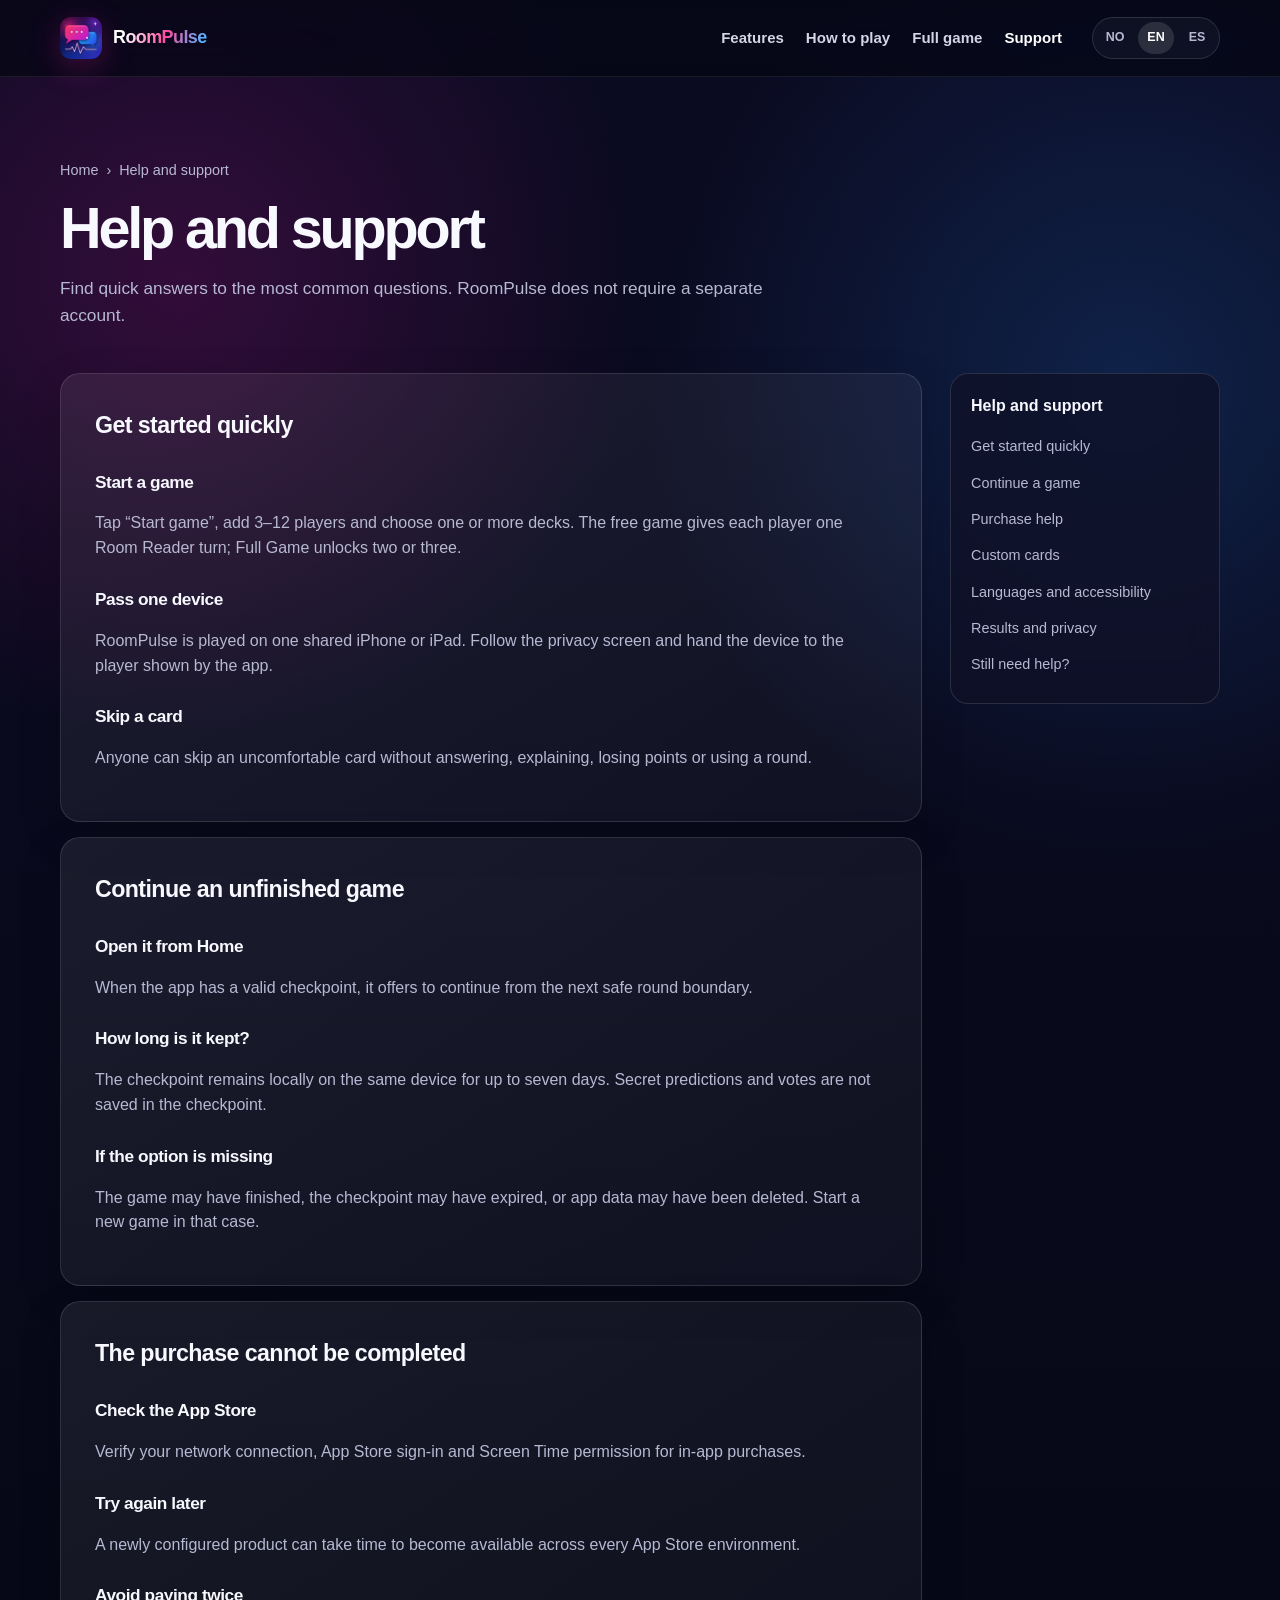
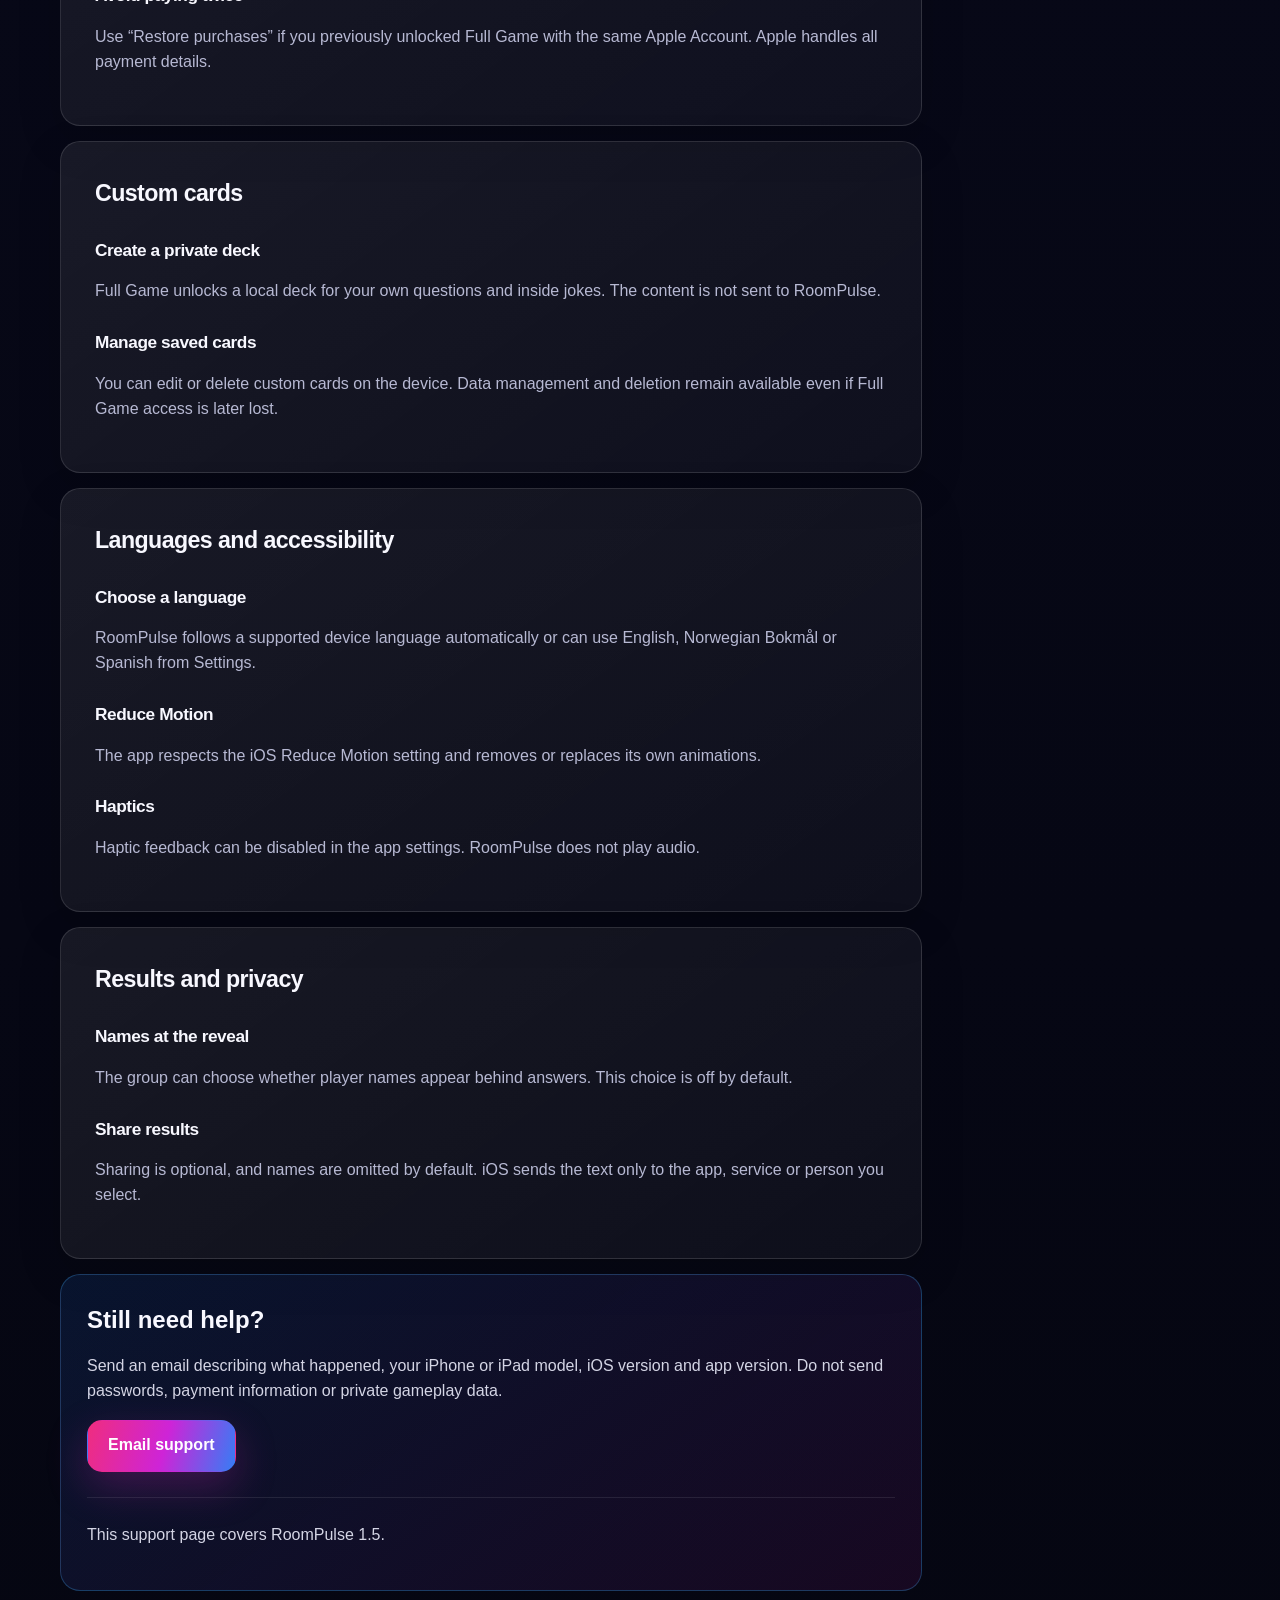
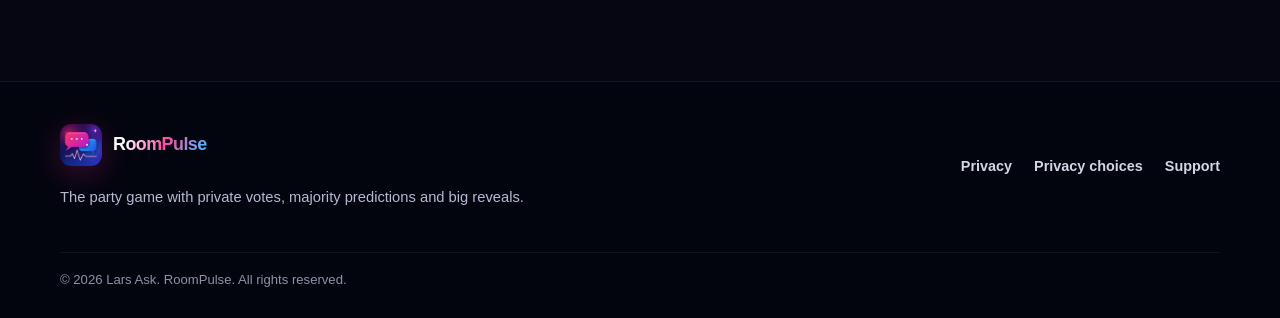
<file: en/support.html>
<!doctype html>
<html lang="en">
<head>
  <meta charset="utf-8">
  <meta name="viewport" content="width=device-width, initial-scale=1">
  <meta name="theme-color" content="#11132b">
  <meta name="description" content="Help with game setup, saved games, purchases, custom cards, languages and privacy in RoomPulse.">
  <title>Support – RoomPulse</title>
  <link rel="icon" type="image/png" sizes="32x32" href="../assets/favicon-32.png">
  <link rel="icon" type="image/png" sizes="64x64" href="../assets/favicon-64.png">
  <link rel="apple-touch-icon" href="../assets/apple-touch-icon.png">
  <link rel="manifest" href="../assets/site.webmanifest">
  <link rel="stylesheet" href="../assets/styles.css">
  <script defer src="../assets/site-config.js"></script>
  <script defer src="../assets/site.js"></script>
</head>
<body class="">
<a class="skip-link" href="#main">Skip to main content</a>
<div class="setup-warning" data-setup-warning role="status"></div>
<header class="site-header">
  <div class="site-shell header-inner">
    <a class="brand" href="index.html" aria-label="RoomPulse – home">
      <img src="../assets/app-icon-192.png" alt="" width="42" height="42">
      <span class="brand-gradient">RoomPulse</span>
    </a>
    <button class="menu-button" type="button" aria-label="Open menu" aria-expanded="false" data-menu-button>☰</button>
    <nav class="primary-nav" aria-label="Hovedmeny" data-primary-nav>
      <a href="index.html#features">Features</a>
      <a href="index.html#how">How to play</a>
      <a href="index.html#full-game">Full game</a>
      <a href="support.html" aria-current="page">Support</a>
      <div class="language-nav" aria-label="Language"><a href="../support.html" lang="nb">NO</a><a href="support.html" lang="en" aria-current="true">EN</a><a href="../es/support.html" lang="es">ES</a></div>
    </nav>
  </div>
</header>
<main id="main">
<section class="page-hero"><div class="site-shell"><div class="breadcrumbs"><a href="index.html">Home</a><span>›</span><span>Help and support</span></div><h1>Help and support</h1><p>Find quick answers to the most common questions. RoomPulse does not require a separate account.</p></div></section>
<div class="site-shell content-layout">
  <div class="article-stack">
    <section class="faq-card" id="quick"><h2>Get started quickly</h2><h3>Start a game</h3><p>Tap “Start game”, add 3–12 players and choose one or more decks. The free game gives each player one Room Reader turn; Full Game unlocks two or three.</p><h3>Pass one device</h3><p>RoomPulse is played on one shared iPhone or iPad. Follow the privacy screen and hand the device to the player shown by the app.</p><h3>Skip a card</h3><p>Anyone can skip an uncomfortable card without answering, explaining, losing points or using a round.</p></section>
    <section class="faq-card" id="continue"><h2>Continue an unfinished game</h2><h3>Open it from Home</h3><p>When the app has a valid checkpoint, it offers to continue from the next safe round boundary.</p><h3>How long is it kept?</h3><p>The checkpoint remains locally on the same device for up to seven days. Secret predictions and votes are not saved in the checkpoint.</p><h3>If the option is missing</h3><p>The game may have finished, the checkpoint may have expired, or app data may have been deleted. Start a new game in that case.</p></section>
    <section class="faq-card" id="purchase"><h2>The purchase cannot be completed</h2><h3>Check the App Store</h3><p>Verify your network connection, App Store sign-in and Screen Time permission for in-app purchases.</p><h3>Try again later</h3><p>A newly configured product can take time to become available across every App Store environment.</p><h3>Avoid paying twice</h3><p>Use “Restore purchases” if you previously unlocked Full Game with the same Apple Account. Apple handles all payment details.</p></section>
    <section class="faq-card" id="custom"><h2>Custom cards</h2><h3>Create a private deck</h3><p>Full Game unlocks a local deck for your own questions and inside jokes. The content is not sent to RoomPulse.</p><h3>Manage saved cards</h3><p>You can edit or delete custom cards on the device. Data management and deletion remain available even if Full Game access is later lost.</p></section>
    <section class="faq-card" id="language"><h2>Languages and accessibility</h2><h3>Choose a language</h3><p>RoomPulse follows a supported device language automatically or can use English, Norwegian Bokmål or Spanish from Settings.</p><h3>Reduce Motion</h3><p>The app respects the iOS Reduce Motion setting and removes or replaces its own animations.</p><h3>Haptics</h3><p>Haptic feedback can be disabled in the app settings. RoomPulse does not play audio.</p></section>
    <section class="faq-card" id="sharing"><h2>Results and privacy</h2><h3>Names at the reveal</h3><p>The group can choose whether player names appear behind answers. This choice is off by default.</p><h3>Share results</h3><p>Sharing is optional, and names are omitted by default. iOS sends the text only to the app, service or person you select.</p></section>
    <section class="contact-panel" id="contact"><h2>Still need help?</h2><p>Send an email describing what happened, your iPhone or iPad model, iOS version and app version. Do not send passwords, payment information or private gameplay data.</p><address class="contact-address"><a class="button button-primary" data-support-email-button>Email support</a></address><hr class="soft"><p>This support page covers RoomPulse 1.5.</p></section>
  </div>
  <aside class="toc"><strong>Help and support</strong><a href="#quick">Get started quickly</a><a href="#continue">Continue a game</a><a href="#purchase">Purchase help</a><a href="#custom">Custom cards</a><a href="#language">Languages and accessibility</a><a href="#sharing">Results and privacy</a><a href="#contact">Still need help?</a></aside>
</div>
</main>
<footer class="site-footer">
  <div class="site-shell footer-inner">
    <div class="footer-brand">
      <a class="brand" href="index.html">
        <img src="../assets/app-icon-192.png" alt="" width="42" height="42">
        <span class="brand-gradient">RoomPulse</span>
      </a>
      <p>The party game with private votes, majority predictions and big reveals.</p>
    </div>
    <nav class="footer-links" aria-label="Footer">
      <a href="privacy.html">Privacy</a>
      <a href="privacy-choices.html">Privacy choices</a>
      <a href="support.html">Support</a>
    </nav>
  </div>
  <div class="site-shell footer-bottom">© <span data-current-year></span> <span data-developer-name>RoomPulse</span>. RoomPulse. All rights reserved.</div>
</footer>
</body>
</html>
</file>
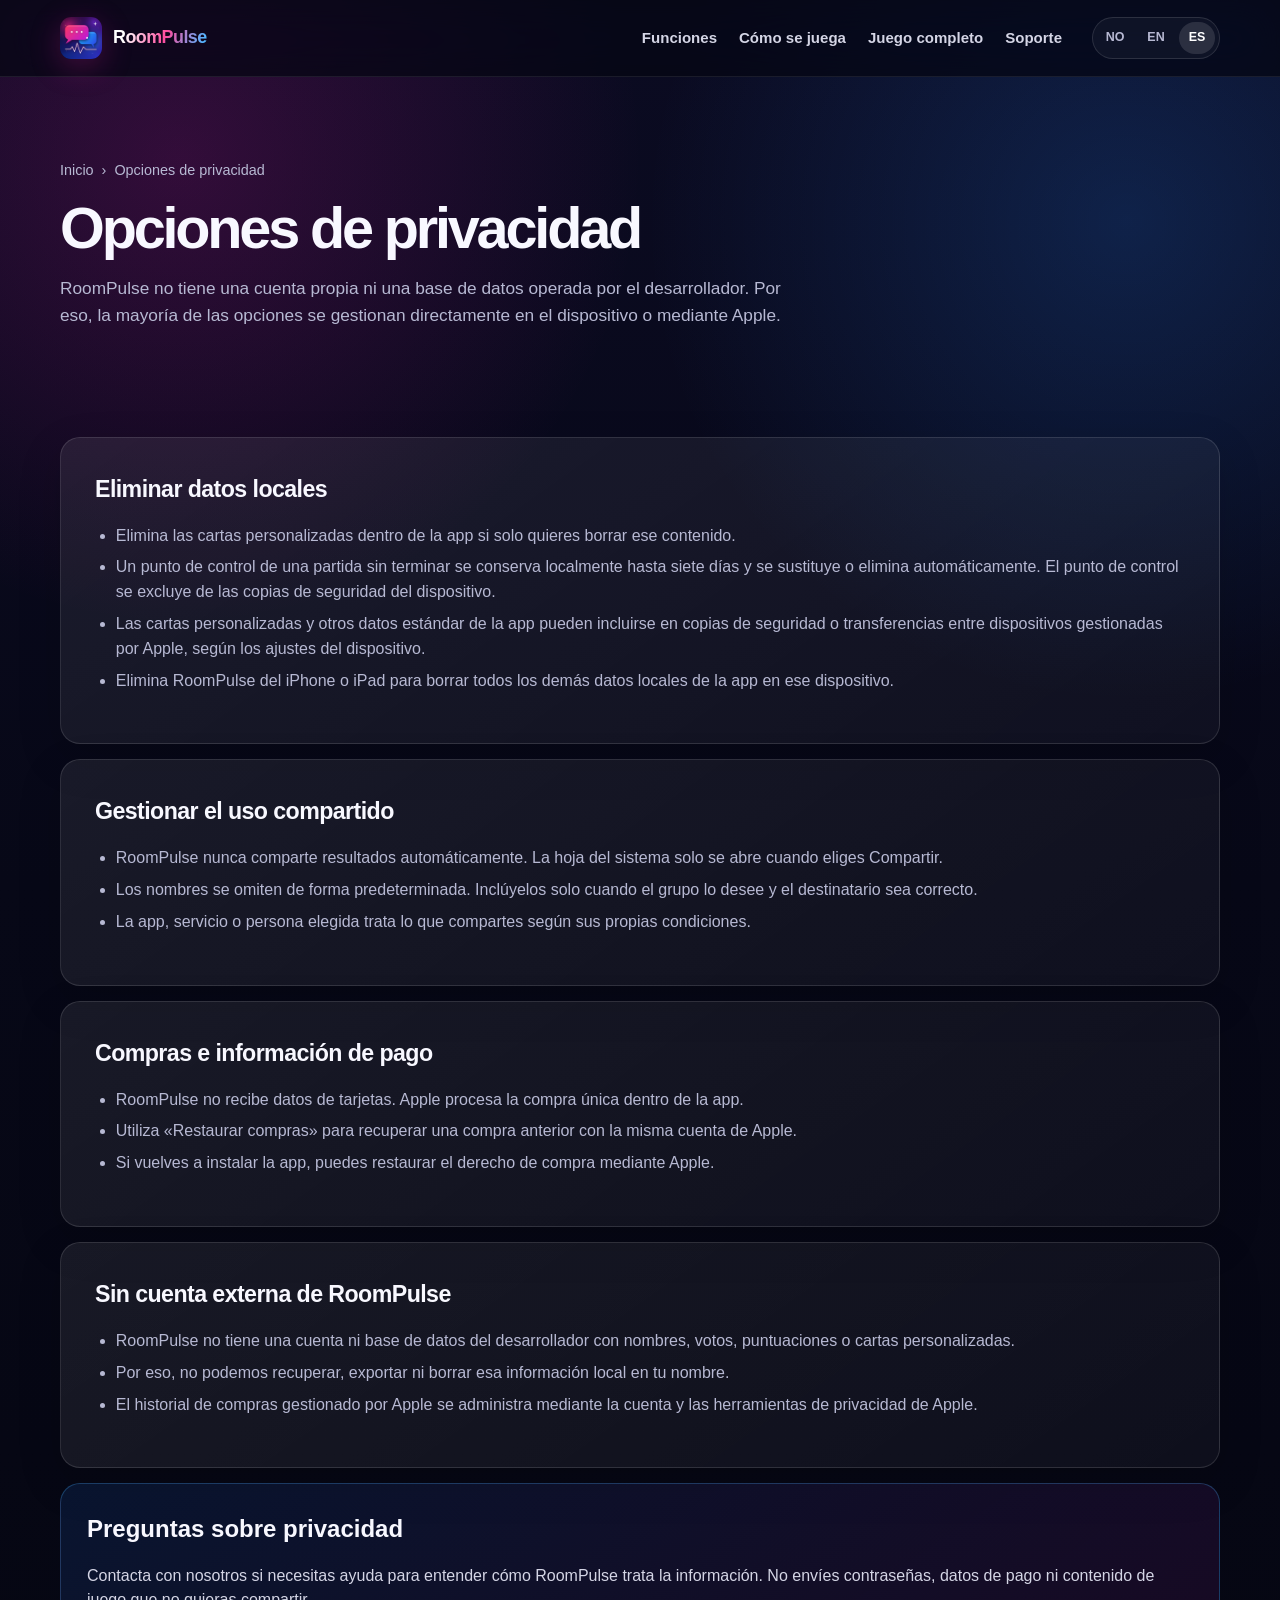
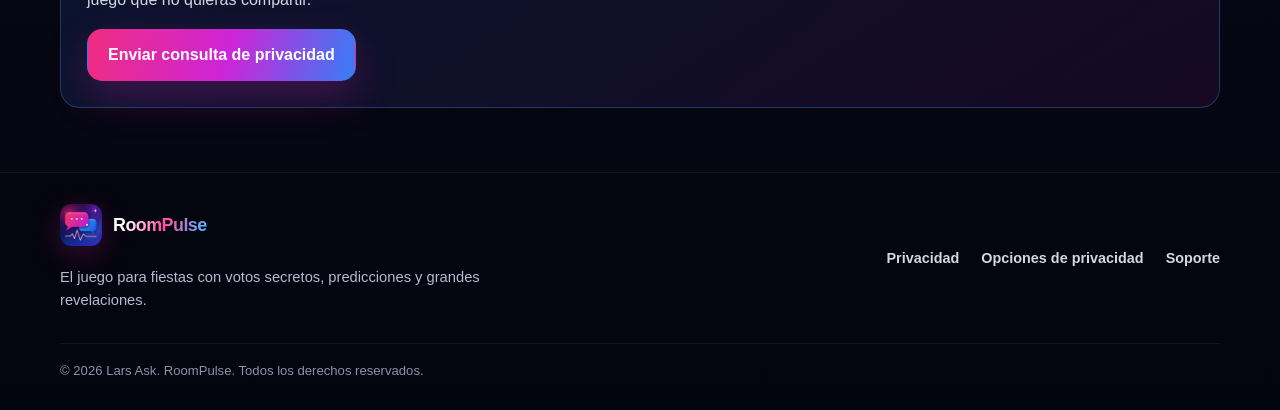
<file: es/privacy-choices.html>
<!doctype html>
<html lang="es">
<head>
  <meta charset="utf-8">
  <meta name="viewport" content="width=device-width, initial-scale=1">
  <meta name="theme-color" content="#11132b">
  <meta name="description" content="Cómo eliminar o administrar datos locales, el uso compartido opcional de resultados y las compras de RoomPulse.">
  <title>Opciones de privacidad – RoomPulse</title>
  <link rel="icon" type="image/png" sizes="32x32" href="../assets/favicon-32.png">
  <link rel="icon" type="image/png" sizes="64x64" href="../assets/favicon-64.png">
  <link rel="apple-touch-icon" href="../assets/apple-touch-icon.png">
  <link rel="manifest" href="../assets/site.webmanifest">
  <link rel="stylesheet" href="../assets/styles.css">
  <script defer src="../assets/site-config.js"></script>
  <script defer src="../assets/site.js"></script>
</head>
<body class="">
<a class="skip-link" href="#main">Saltar al contenido principal</a>
<div class="setup-warning" data-setup-warning role="status"></div>
<header class="site-header">
  <div class="site-shell header-inner">
    <a class="brand" href="index.html" aria-label="RoomPulse – inicio">
      <img src="../assets/app-icon-192.png" alt="" width="42" height="42">
      <span class="brand-gradient">RoomPulse</span>
    </a>
    <button class="menu-button" type="button" aria-label="Abrir menú" aria-expanded="false" data-menu-button>☰</button>
    <nav class="primary-nav" aria-label="Hovedmeny" data-primary-nav>
      <a href="index.html#features">Funciones</a>
      <a href="index.html#how">Cómo se juega</a>
      <a href="index.html#full-game">Juego completo</a>
      <a href="support.html">Soporte</a>
      <div class="language-nav" aria-label="Language"><a href="../privacy-choices.html" lang="nb">NO</a><a href="../en/privacy-choices.html" lang="en">EN</a><a href="privacy-choices.html" lang="es" aria-current="true">ES</a></div>
    </nav>
  </div>
</header>
<main id="main">
<section class="page-hero"><div class="site-shell"><div class="breadcrumbs"><a href="index.html">Inicio</a><span>›</span><span>Opciones de privacidad</span></div><h1>Opciones de privacidad</h1><p>RoomPulse no tiene una cuenta propia ni una base de datos operada por el desarrollador. Por eso, la mayoría de las opciones se gestionan directamente en el dispositivo o mediante Apple.</p></div></section>
<div class="site-shell section-tight"><div class="article-stack"><section class="info-card"><h2>Eliminar datos locales</h2><ul><li>Elimina las cartas personalizadas dentro de la app si solo quieres borrar ese contenido.</li><li>Un punto de control de una partida sin terminar se conserva localmente hasta siete días y se sustituye o elimina automáticamente. El punto de control se excluye de las copias de seguridad del dispositivo.</li><li>Las cartas personalizadas y otros datos estándar de la app pueden incluirse en copias de seguridad o transferencias entre dispositivos gestionadas por Apple, según los ajustes del dispositivo.</li><li>Elimina RoomPulse del iPhone o iPad para borrar todos los demás datos locales de la app en ese dispositivo.</li></ul></section><section class="info-card"><h2>Gestionar el uso compartido</h2><ul><li>RoomPulse nunca comparte resultados automáticamente. La hoja del sistema solo se abre cuando eliges Compartir.</li><li>Los nombres se omiten de forma predeterminada. Inclúyelos solo cuando el grupo lo desee y el destinatario sea correcto.</li><li>La app, servicio o persona elegida trata lo que compartes según sus propias condiciones.</li></ul></section><section class="info-card"><h2>Compras e información de pago</h2><ul><li>RoomPulse no recibe datos de tarjetas. Apple procesa la compra única dentro de la app.</li><li>Utiliza «Restaurar compras» para recuperar una compra anterior con la misma cuenta de Apple.</li><li>Si vuelves a instalar la app, puedes restaurar el derecho de compra mediante Apple.</li></ul></section><section class="info-card"><h2>Sin cuenta externa de RoomPulse</h2><ul><li>RoomPulse no tiene una cuenta ni base de datos del desarrollador con nombres, votos, puntuaciones o cartas personalizadas.</li><li>Por eso, no podemos recuperar, exportar ni borrar esa información local en tu nombre.</li><li>El historial de compras gestionado por Apple se administra mediante la cuenta y las herramientas de privacidad de Apple.</li></ul></section><section class="contact-panel"><h2>Preguntas sobre privacidad</h2><p>Contacta con nosotros si necesitas ayuda para entender cómo RoomPulse trata la información. No envíes contraseñas, datos de pago ni contenido de juego que no quieras compartir.</p><a class="button button-primary" data-support-email-button>Enviar consulta de privacidad</a></section></div></div>
</main>
<footer class="site-footer">
  <div class="site-shell footer-inner">
    <div class="footer-brand">
      <a class="brand" href="index.html">
        <img src="../assets/app-icon-192.png" alt="" width="42" height="42">
        <span class="brand-gradient">RoomPulse</span>
      </a>
      <p>El juego para fiestas con votos secretos, predicciones y grandes revelaciones.</p>
    </div>
    <nav class="footer-links" aria-label="Footer">
      <a href="privacy.html">Privacidad</a>
      <a href="privacy-choices.html">Opciones de privacidad</a>
      <a href="support.html">Soporte</a>
    </nav>
  </div>
  <div class="site-shell footer-bottom">© <span data-current-year></span> <span data-developer-name>RoomPulse</span>. RoomPulse. Todos los derechos reservados.</div>
</footer>
</body>
</html>
</file>
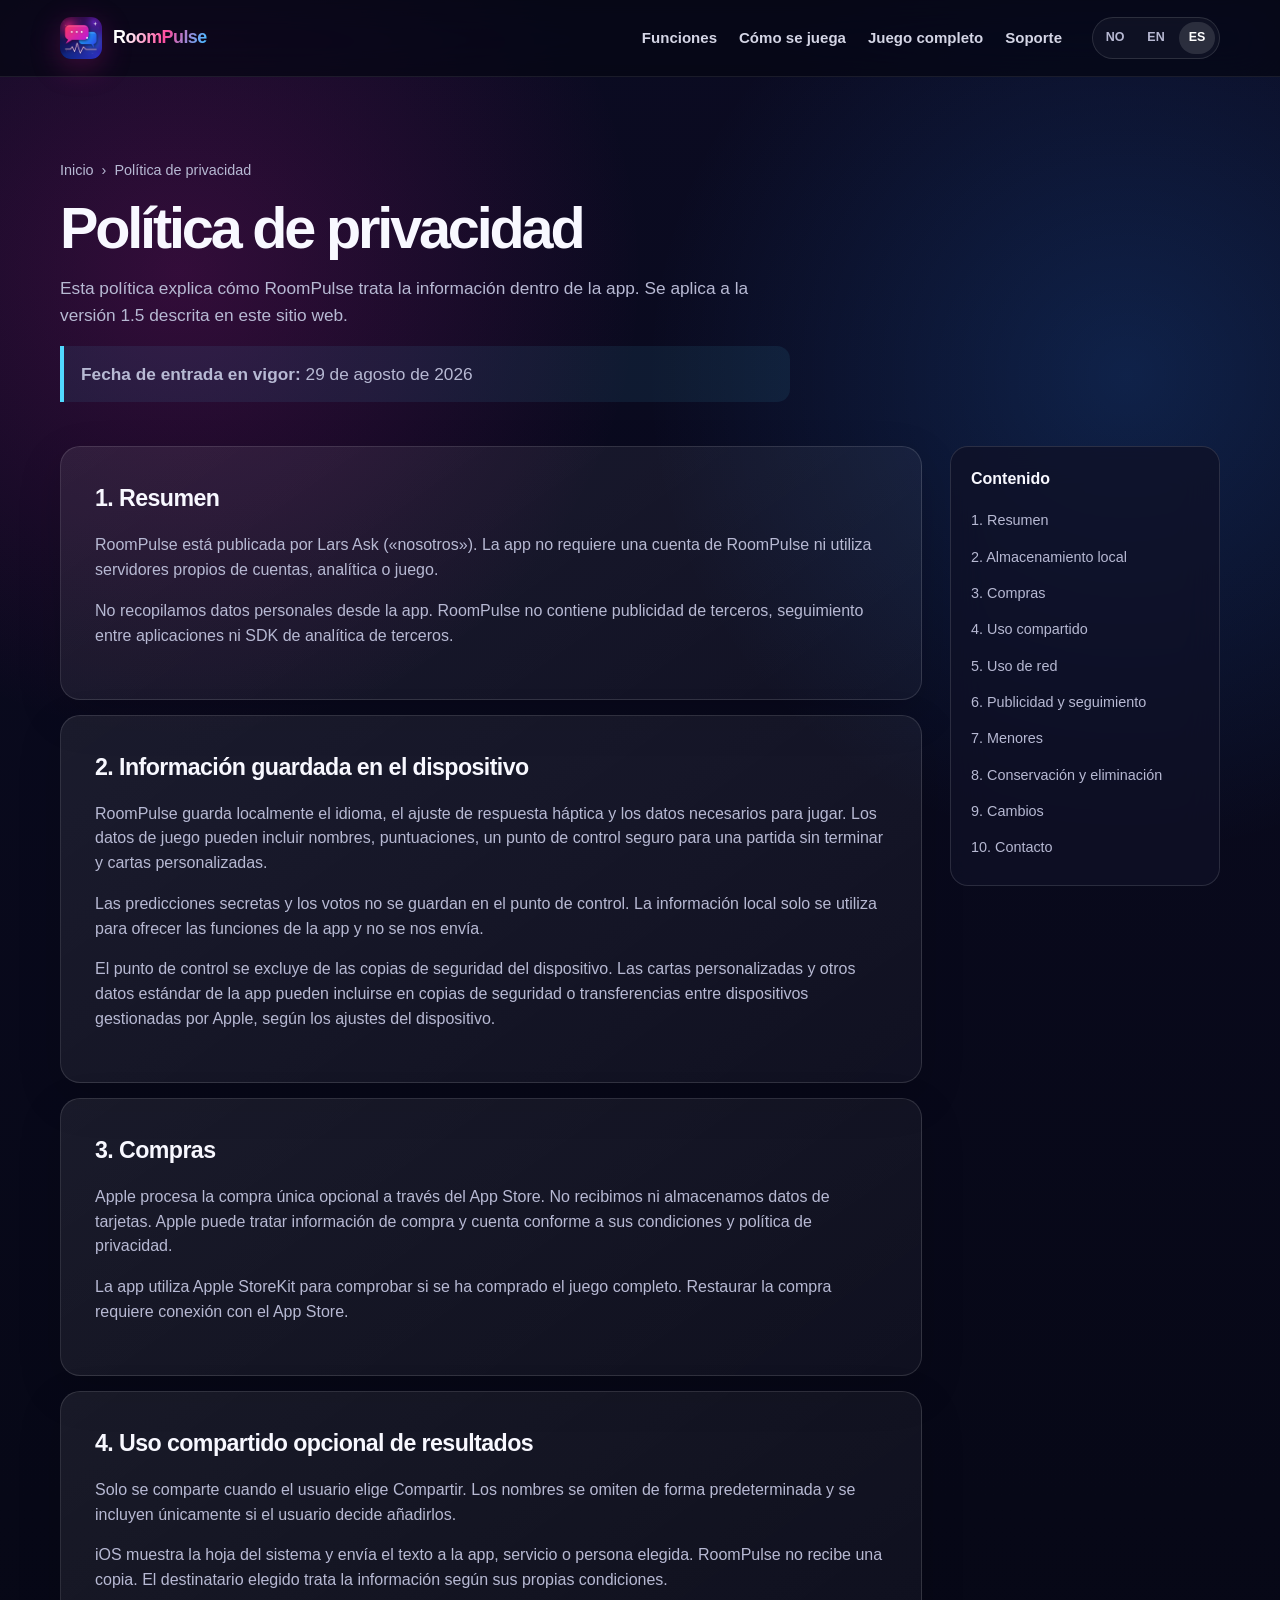
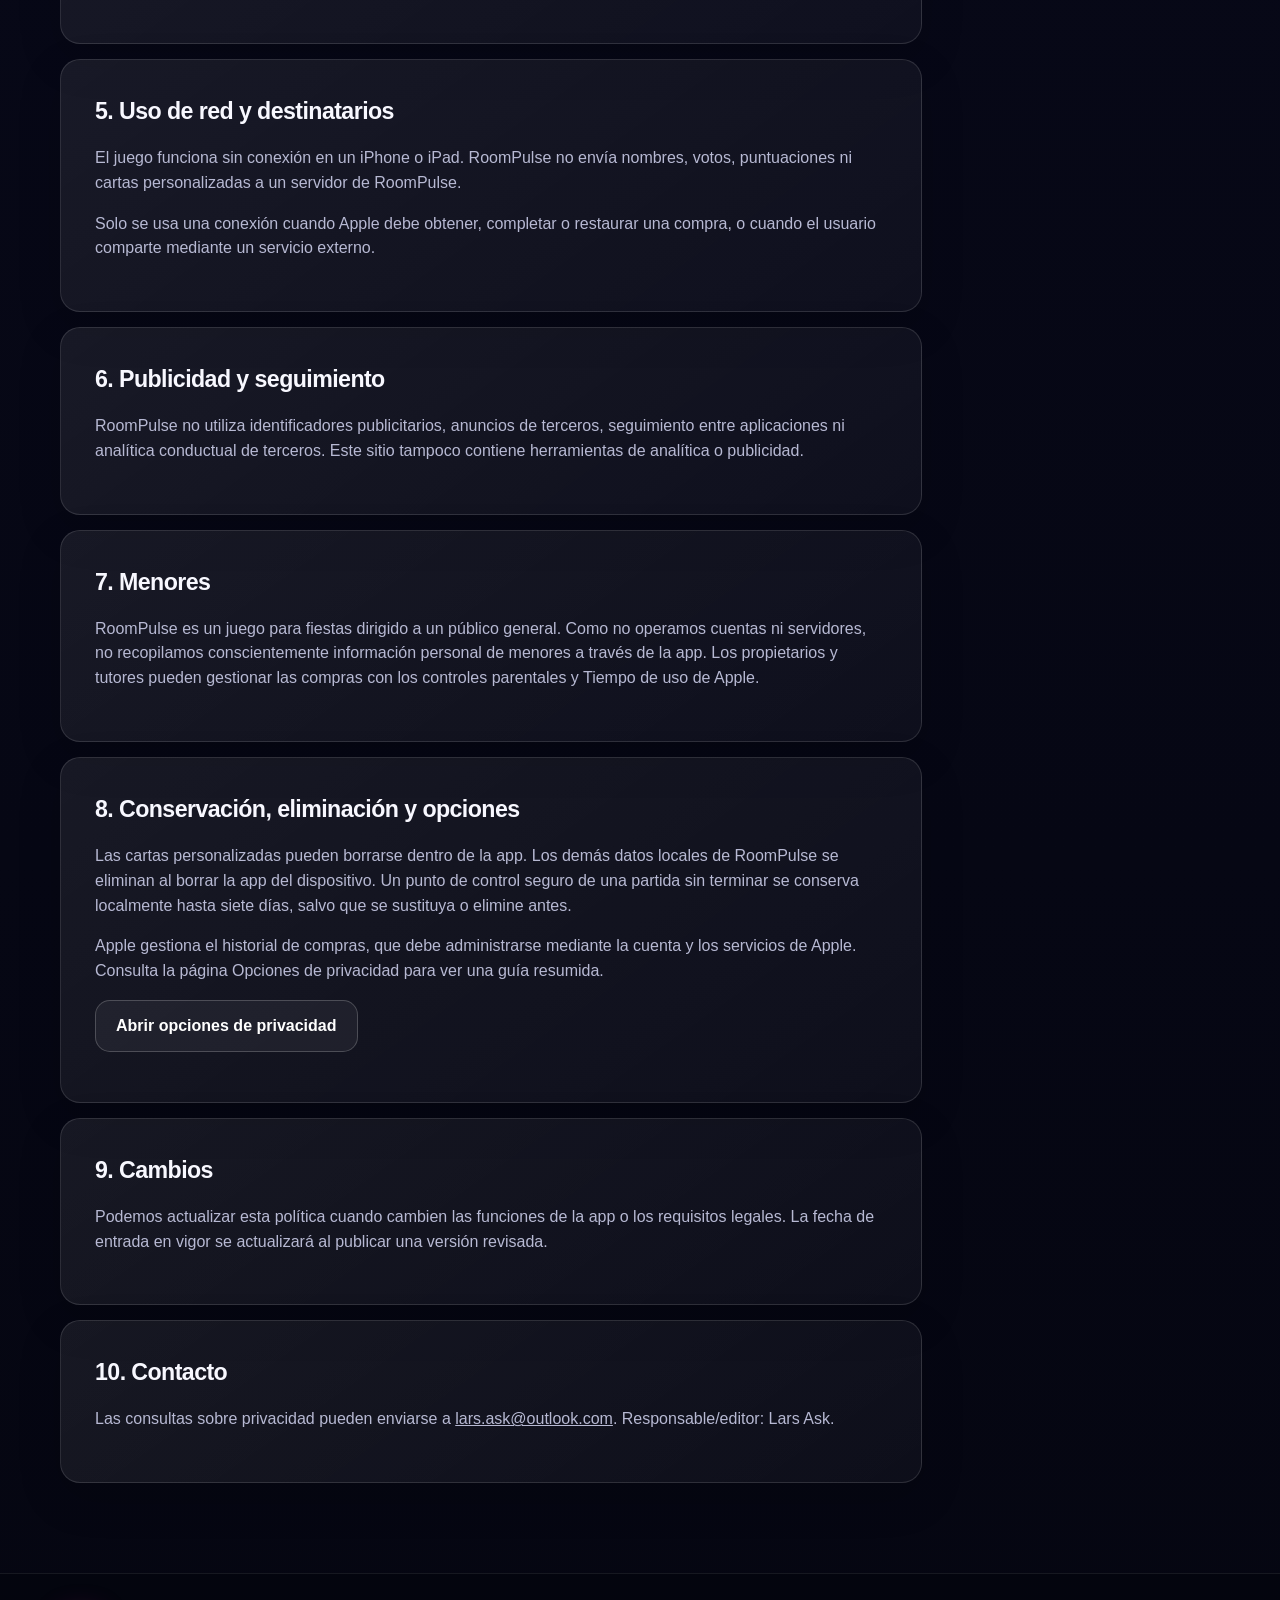
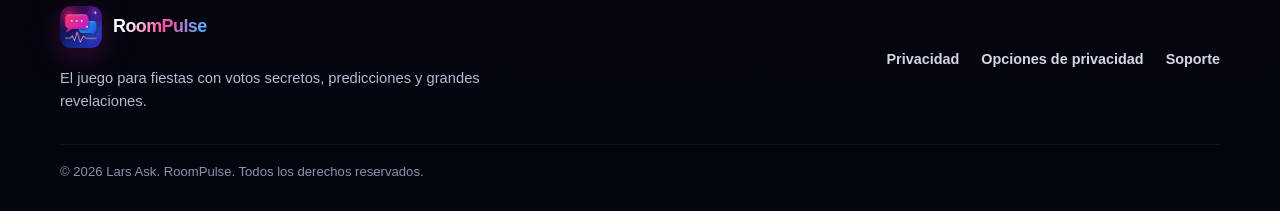
<file: es/privacy.html>
<!doctype html>
<html lang="es">
<head>
  <meta charset="utf-8">
  <meta name="viewport" content="width=device-width, initial-scale=1">
  <meta name="theme-color" content="#11132b">
  <meta name="description" content="Política de privacidad de RoomPulse sobre almacenamiento local, compras, uso compartido opcional y eliminación de datos.">
  <title>Política de privacidad – RoomPulse</title>
  <link rel="icon" type="image/png" sizes="32x32" href="../assets/favicon-32.png">
  <link rel="icon" type="image/png" sizes="64x64" href="../assets/favicon-64.png">
  <link rel="apple-touch-icon" href="../assets/apple-touch-icon.png">
  <link rel="manifest" href="../assets/site.webmanifest">
  <link rel="stylesheet" href="../assets/styles.css">
  <script defer src="../assets/site-config.js"></script>
  <script defer src="../assets/site.js"></script>
</head>
<body class="">
<a class="skip-link" href="#main">Saltar al contenido principal</a>
<div class="setup-warning" data-setup-warning role="status"></div>
<header class="site-header">
  <div class="site-shell header-inner">
    <a class="brand" href="index.html" aria-label="RoomPulse – inicio">
      <img src="../assets/app-icon-192.png" alt="" width="42" height="42">
      <span class="brand-gradient">RoomPulse</span>
    </a>
    <button class="menu-button" type="button" aria-label="Abrir menú" aria-expanded="false" data-menu-button>☰</button>
    <nav class="primary-nav" aria-label="Hovedmeny" data-primary-nav>
      <a href="index.html#features">Funciones</a>
      <a href="index.html#how">Cómo se juega</a>
      <a href="index.html#full-game">Juego completo</a>
      <a href="support.html">Soporte</a>
      <div class="language-nav" aria-label="Language"><a href="../privacy.html" lang="nb">NO</a><a href="../en/privacy.html" lang="en">EN</a><a href="privacy.html" lang="es" aria-current="true">ES</a></div>
    </nav>
  </div>
</header>
<main id="main">
<section class="page-hero"><div class="site-shell"><div class="breadcrumbs"><a href="index.html">Inicio</a><span>›</span><span>Política de privacidad</span></div><h1>Política de privacidad</h1><p>Esta política explica cómo RoomPulse trata la información dentro de la app. Se aplica a la versión 1.5 descrita en este sitio web.</p><p class="inline-note"><strong>Fecha de entrada en vigor:</strong> <span data-effective-date>29 de agosto de 2026</span></p></div></section>
<div class="site-shell content-layout">
  <div class="article-stack">
    <section class="legal-card" id="overview"><h2>1. Resumen</h2><p>RoomPulse está publicada por <span data-developer-name>el desarrollador de RoomPulse</span> («nosotros»). La app no requiere una cuenta de RoomPulse ni utiliza servidores propios de cuentas, analítica o juego.</p><p>No recopilamos datos personales desde la app. RoomPulse no contiene publicidad de terceros, seguimiento entre aplicaciones ni SDK de analítica de terceros.</p></section>
    <section class="legal-card" id="local"><h2>2. Información guardada en el dispositivo</h2><p>RoomPulse guarda localmente el idioma, el ajuste de respuesta háptica y los datos necesarios para jugar. Los datos de juego pueden incluir nombres, puntuaciones, un punto de control seguro para una partida sin terminar y cartas personalizadas.</p><p>Las predicciones secretas y los votos no se guardan en el punto de control. La información local solo se utiliza para ofrecer las funciones de la app y no se nos envía.</p><p>El punto de control se excluye de las copias de seguridad del dispositivo. Las cartas personalizadas y otros datos estándar de la app pueden incluirse en copias de seguridad o transferencias entre dispositivos gestionadas por Apple, según los ajustes del dispositivo.</p></section>
    <section class="legal-card" id="purchases"><h2>3. Compras</h2><p>Apple procesa la compra única opcional a través del App Store. No recibimos ni almacenamos datos de tarjetas. Apple puede tratar información de compra y cuenta conforme a sus condiciones y política de privacidad.</p><p>La app utiliza Apple StoreKit para comprobar si se ha comprado el juego completo. Restaurar la compra requiere conexión con el App Store.</p></section>
    <section class="legal-card" id="sharing"><h2>4. Uso compartido opcional de resultados</h2><p>Solo se comparte cuando el usuario elige Compartir. Los nombres se omiten de forma predeterminada y se incluyen únicamente si el usuario decide añadirlos.</p><p>iOS muestra la hoja del sistema y envía el texto a la app, servicio o persona elegida. RoomPulse no recibe una copia. El destinatario elegido trata la información según sus propias condiciones.</p></section>
    <section class="legal-card" id="connectivity"><h2>5. Uso de red y destinatarios</h2><p>El juego funciona sin conexión en un iPhone o iPad. RoomPulse no envía nombres, votos, puntuaciones ni cartas personalizadas a un servidor de RoomPulse.</p><p>Solo se usa una conexión cuando Apple debe obtener, completar o restaurar una compra, o cuando el usuario comparte mediante un servicio externo.</p></section>
    <section class="legal-card" id="tracking"><h2>6. Publicidad y seguimiento</h2><p>RoomPulse no utiliza identificadores publicitarios, anuncios de terceros, seguimiento entre aplicaciones ni analítica conductual de terceros. Este sitio tampoco contiene herramientas de analítica o publicidad.</p></section>
    <section class="legal-card" id="children"><h2>7. Menores</h2><p>RoomPulse es un juego para fiestas dirigido a un público general. Como no operamos cuentas ni servidores, no recopilamos conscientemente información personal de menores a través de la app. Los propietarios y tutores pueden gestionar las compras con los controles parentales y Tiempo de uso de Apple.</p></section>
    <section class="legal-card" id="deletion"><h2>8. Conservación, eliminación y opciones</h2><p>Las cartas personalizadas pueden borrarse dentro de la app. Los demás datos locales de RoomPulse se eliminan al borrar la app del dispositivo. Un punto de control seguro de una partida sin terminar se conserva localmente hasta siete días, salvo que se sustituya o elimine antes.</p><p>Apple gestiona el historial de compras, que debe administrarse mediante la cuenta y los servicios de Apple. Consulta la página Opciones de privacidad para ver una guía resumida.</p><p><a class="button button-secondary" href="privacy-choices.html">Abrir opciones de privacidad</a></p></section>
    <section class="legal-card" id="changes"><h2>9. Cambios</h2><p>Podemos actualizar esta política cuando cambien las funciones de la app o los requisitos legales. La fecha de entrada en vigor se actualizará al publicar una versión revisada.</p></section>
    <section class="legal-card" id="contact"><h2>10. Contacto</h2><p>Las consultas sobre privacidad pueden enviarse a <a data-support-email>la dirección de soporte publicada antes del lanzamiento</a>. Responsable/editor: <span data-developer-name>el desarrollador de RoomPulse</span>.</p></section>
  </div>
  <aside class="toc"><strong>Contenido</strong><a href="#overview">1. Resumen</a><a href="#local">2. Almacenamiento local</a><a href="#purchases">3. Compras</a><a href="#sharing">4. Uso compartido</a><a href="#connectivity">5. Uso de red</a><a href="#tracking">6. Publicidad y seguimiento</a><a href="#children">7. Menores</a><a href="#deletion">8. Conservación y eliminación</a><a href="#changes">9. Cambios</a><a href="#contact">10. Contacto</a></aside>
</div>
</main>
<footer class="site-footer">
  <div class="site-shell footer-inner">
    <div class="footer-brand">
      <a class="brand" href="index.html">
        <img src="../assets/app-icon-192.png" alt="" width="42" height="42">
        <span class="brand-gradient">RoomPulse</span>
      </a>
      <p>El juego para fiestas con votos secretos, predicciones y grandes revelaciones.</p>
    </div>
    <nav class="footer-links" aria-label="Footer">
      <a href="privacy.html">Privacidad</a>
      <a href="privacy-choices.html">Opciones de privacidad</a>
      <a href="support.html">Soporte</a>
    </nav>
  </div>
  <div class="site-shell footer-bottom">© <span data-current-year></span> <span data-developer-name>RoomPulse</span>. RoomPulse. Todos los derechos reservados.</div>
</footer>
</body>
</html>
</file>
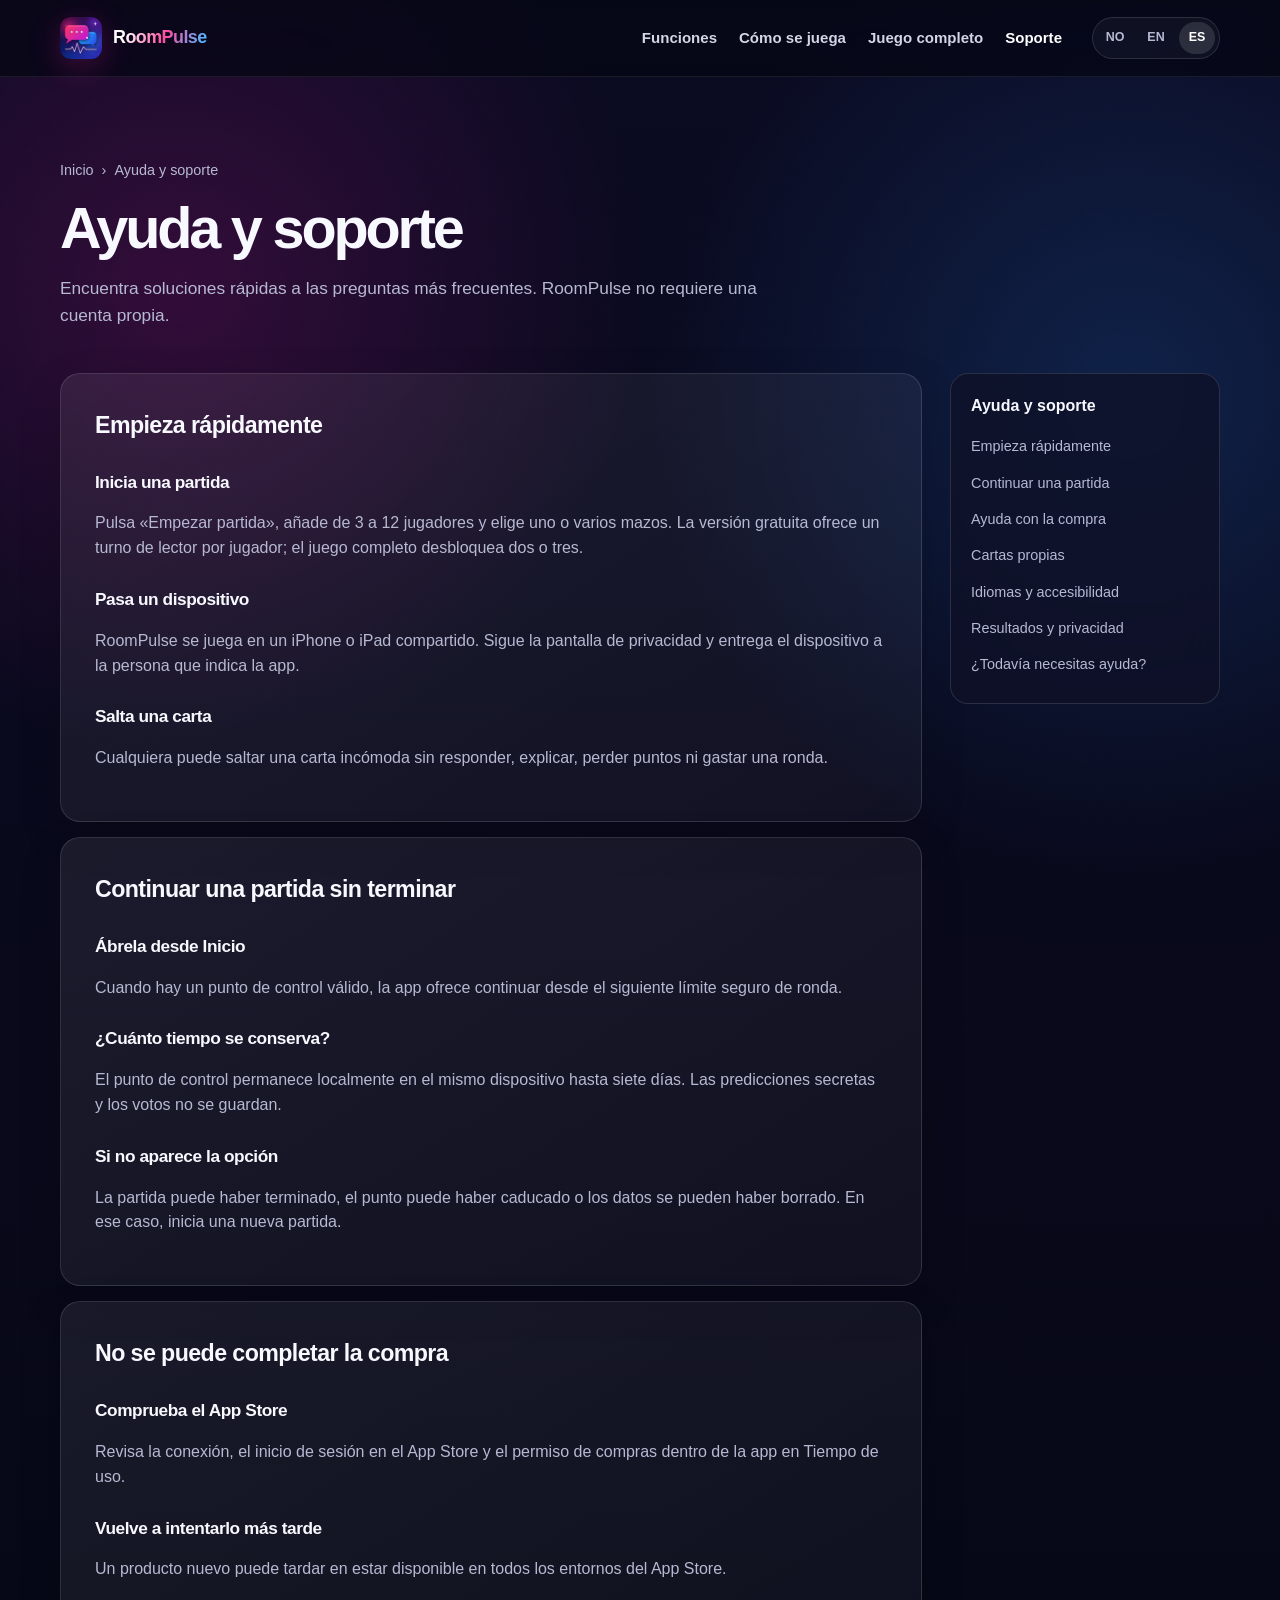
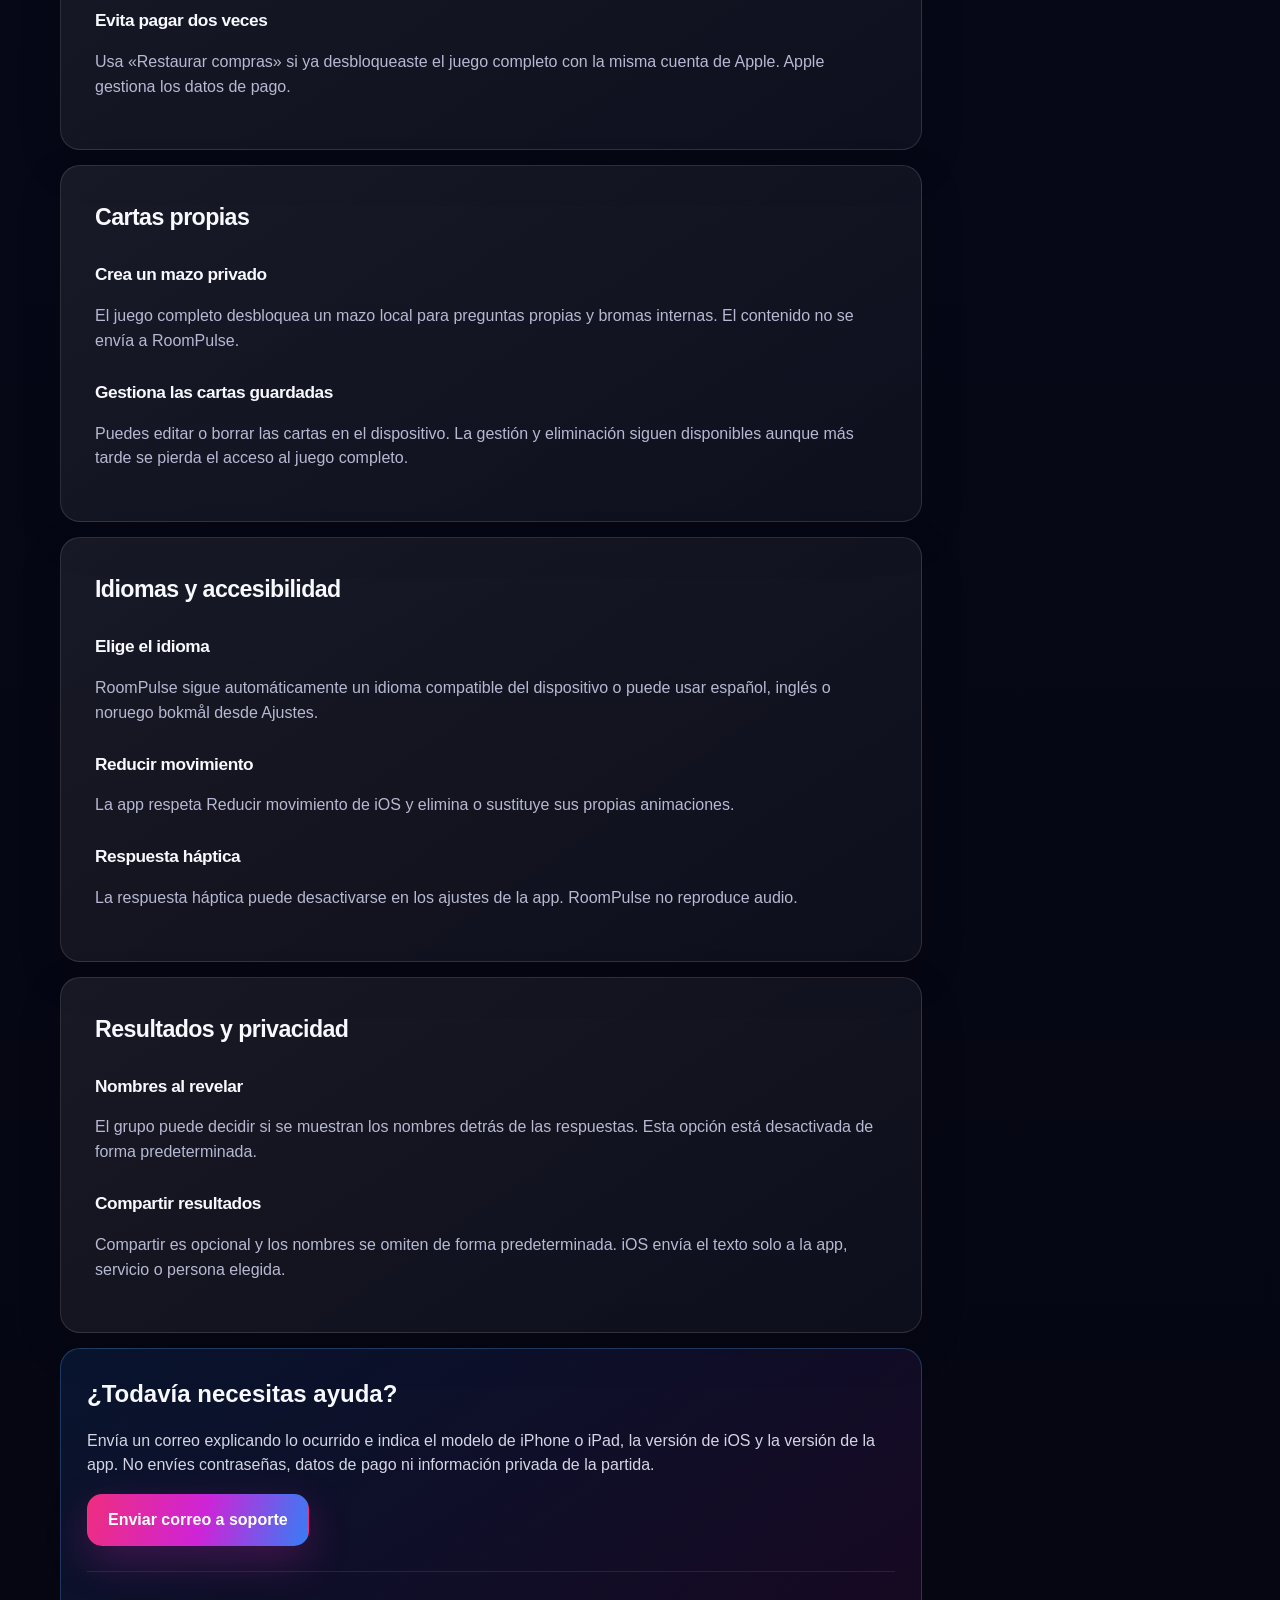
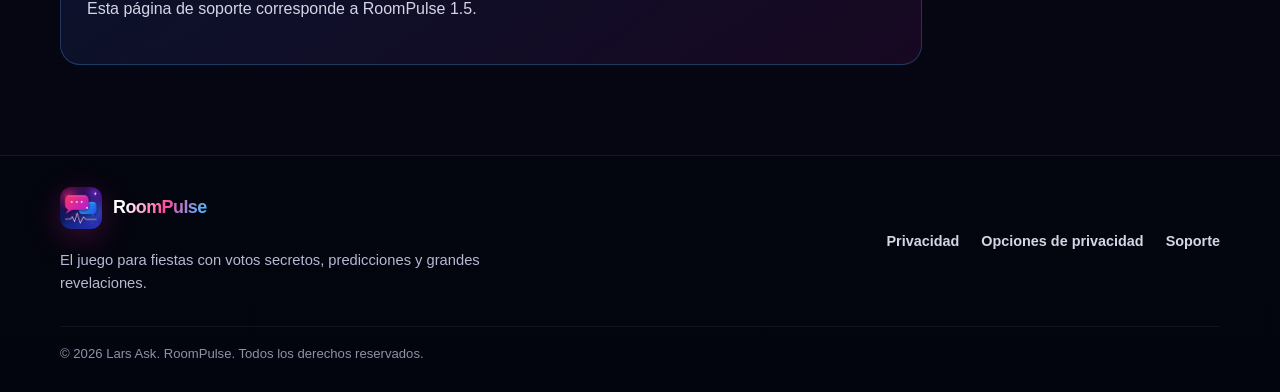
<file: es/support.html>
<!doctype html>
<html lang="es">
<head>
  <meta charset="utf-8">
  <meta name="viewport" content="width=device-width, initial-scale=1">
  <meta name="theme-color" content="#11132b">
  <meta name="description" content="Ayuda con la configuración, partidas guardadas, compras, cartas propias, idiomas y privacidad en RoomPulse.">
  <title>Soporte – RoomPulse</title>
  <link rel="icon" type="image/png" sizes="32x32" href="../assets/favicon-32.png">
  <link rel="icon" type="image/png" sizes="64x64" href="../assets/favicon-64.png">
  <link rel="apple-touch-icon" href="../assets/apple-touch-icon.png">
  <link rel="manifest" href="../assets/site.webmanifest">
  <link rel="stylesheet" href="../assets/styles.css">
  <script defer src="../assets/site-config.js"></script>
  <script defer src="../assets/site.js"></script>
</head>
<body class="">
<a class="skip-link" href="#main">Saltar al contenido principal</a>
<div class="setup-warning" data-setup-warning role="status"></div>
<header class="site-header">
  <div class="site-shell header-inner">
    <a class="brand" href="index.html" aria-label="RoomPulse – inicio">
      <img src="../assets/app-icon-192.png" alt="" width="42" height="42">
      <span class="brand-gradient">RoomPulse</span>
    </a>
    <button class="menu-button" type="button" aria-label="Abrir menú" aria-expanded="false" data-menu-button>☰</button>
    <nav class="primary-nav" aria-label="Hovedmeny" data-primary-nav>
      <a href="index.html#features">Funciones</a>
      <a href="index.html#how">Cómo se juega</a>
      <a href="index.html#full-game">Juego completo</a>
      <a href="support.html" aria-current="page">Soporte</a>
      <div class="language-nav" aria-label="Language"><a href="../support.html" lang="nb">NO</a><a href="../en/support.html" lang="en">EN</a><a href="support.html" lang="es" aria-current="true">ES</a></div>
    </nav>
  </div>
</header>
<main id="main">
<section class="page-hero"><div class="site-shell"><div class="breadcrumbs"><a href="index.html">Inicio</a><span>›</span><span>Ayuda y soporte</span></div><h1>Ayuda y soporte</h1><p>Encuentra soluciones rápidas a las preguntas más frecuentes. RoomPulse no requiere una cuenta propia.</p></div></section>
<div class="site-shell content-layout">
  <div class="article-stack">
    <section class="faq-card" id="quick"><h2>Empieza rápidamente</h2><h3>Inicia una partida</h3><p>Pulsa «Empezar partida», añade de 3 a 12 jugadores y elige uno o varios mazos. La versión gratuita ofrece un turno de lector por jugador; el juego completo desbloquea dos o tres.</p><h3>Pasa un dispositivo</h3><p>RoomPulse se juega en un iPhone o iPad compartido. Sigue la pantalla de privacidad y entrega el dispositivo a la persona que indica la app.</p><h3>Salta una carta</h3><p>Cualquiera puede saltar una carta incómoda sin responder, explicar, perder puntos ni gastar una ronda.</p></section>
    <section class="faq-card" id="continue"><h2>Continuar una partida sin terminar</h2><h3>Ábrela desde Inicio</h3><p>Cuando hay un punto de control válido, la app ofrece continuar desde el siguiente límite seguro de ronda.</p><h3>¿Cuánto tiempo se conserva?</h3><p>El punto de control permanece localmente en el mismo dispositivo hasta siete días. Las predicciones secretas y los votos no se guardan.</p><h3>Si no aparece la opción</h3><p>La partida puede haber terminado, el punto puede haber caducado o los datos se pueden haber borrado. En ese caso, inicia una nueva partida.</p></section>
    <section class="faq-card" id="purchase"><h2>No se puede completar la compra</h2><h3>Comprueba el App Store</h3><p>Revisa la conexión, el inicio de sesión en el App Store y el permiso de compras dentro de la app en Tiempo de uso.</p><h3>Vuelve a intentarlo más tarde</h3><p>Un producto nuevo puede tardar en estar disponible en todos los entornos del App Store.</p><h3>Evita pagar dos veces</h3><p>Usa «Restaurar compras» si ya desbloqueaste el juego completo con la misma cuenta de Apple. Apple gestiona los datos de pago.</p></section>
    <section class="faq-card" id="custom"><h2>Cartas propias</h2><h3>Crea un mazo privado</h3><p>El juego completo desbloquea un mazo local para preguntas propias y bromas internas. El contenido no se envía a RoomPulse.</p><h3>Gestiona las cartas guardadas</h3><p>Puedes editar o borrar las cartas en el dispositivo. La gestión y eliminación siguen disponibles aunque más tarde se pierda el acceso al juego completo.</p></section>
    <section class="faq-card" id="language"><h2>Idiomas y accesibilidad</h2><h3>Elige el idioma</h3><p>RoomPulse sigue automáticamente un idioma compatible del dispositivo o puede usar español, inglés o noruego bokmål desde Ajustes.</p><h3>Reducir movimiento</h3><p>La app respeta Reducir movimiento de iOS y elimina o sustituye sus propias animaciones.</p><h3>Respuesta háptica</h3><p>La respuesta háptica puede desactivarse en los ajustes de la app. RoomPulse no reproduce audio.</p></section>
    <section class="faq-card" id="sharing"><h2>Resultados y privacidad</h2><h3>Nombres al revelar</h3><p>El grupo puede decidir si se muestran los nombres detrás de las respuestas. Esta opción está desactivada de forma predeterminada.</p><h3>Compartir resultados</h3><p>Compartir es opcional y los nombres se omiten de forma predeterminada. iOS envía el texto solo a la app, servicio o persona elegida.</p></section>
    <section class="contact-panel" id="contact"><h2>¿Todavía necesitas ayuda?</h2><p>Envía un correo explicando lo ocurrido e indica el modelo de iPhone o iPad, la versión de iOS y la versión de la app. No envíes contraseñas, datos de pago ni información privada de la partida.</p><address class="contact-address"><a class="button button-primary" data-support-email-button>Enviar correo a soporte</a></address><hr class="soft"><p>Esta página de soporte corresponde a RoomPulse 1.5.</p></section>
  </div>
  <aside class="toc"><strong>Ayuda y soporte</strong><a href="#quick">Empieza rápidamente</a><a href="#continue">Continuar una partida</a><a href="#purchase">Ayuda con la compra</a><a href="#custom">Cartas propias</a><a href="#language">Idiomas y accesibilidad</a><a href="#sharing">Resultados y privacidad</a><a href="#contact">¿Todavía necesitas ayuda?</a></aside>
</div>
</main>
<footer class="site-footer">
  <div class="site-shell footer-inner">
    <div class="footer-brand">
      <a class="brand" href="index.html">
        <img src="../assets/app-icon-192.png" alt="" width="42" height="42">
        <span class="brand-gradient">RoomPulse</span>
      </a>
      <p>El juego para fiestas con votos secretos, predicciones y grandes revelaciones.</p>
    </div>
    <nav class="footer-links" aria-label="Footer">
      <a href="privacy.html">Privacidad</a>
      <a href="privacy-choices.html">Opciones de privacidad</a>
      <a href="support.html">Soporte</a>
    </nav>
  </div>
  <div class="site-shell footer-bottom">© <span data-current-year></span> <span data-developer-name>RoomPulse</span>. RoomPulse. Todos los derechos reservados.</div>
</footer>
</body>
</html>
</file>
<file: assets/styles.css>
:root {
  color-scheme: dark;
  --bg: #070817;
  --bg-deep: #03040c;
  --surface: rgba(18, 20, 48, 0.78);
  --surface-strong: #141735;
  --surface-soft: rgba(255, 255, 255, 0.055);
  --border: rgba(255, 255, 255, 0.12);
  --border-strong: rgba(255, 255, 255, 0.2);
  --text: #f8f8ff;
  --muted: #b7b9d3;
  --muted-strong: #d4d5e5;
  --magenta: #ff2d87;
  --magenta-2: #d51ee4;
  --blue: #2688ff;
  --cyan: #51d9ff;
  --gold: #ffd05b;
  --green: #50d890;
  --danger: #ff7e91;
  --shadow: 0 28px 80px rgba(0, 0, 0, 0.42);
  --radius-lg: 28px;
  --radius-md: 20px;
  --radius-sm: 14px;
  --content: 1160px;
}

* {
  box-sizing: border-box;
}

html {
  scroll-behavior: smooth;
  background: var(--bg-deep);
}

body {
  min-height: 100vh;
  margin: 0;
  color: var(--text);
  font-family: -apple-system, BlinkMacSystemFont, "SF Pro Display", "Segoe UI", sans-serif;
  line-height: 1.55;
  background:
    radial-gradient(circle at 14% 8%, rgba(226, 23, 168, 0.19), transparent 29rem),
    radial-gradient(circle at 88% 11%, rgba(38, 136, 255, 0.19), transparent 30rem),
    linear-gradient(180deg, #0b0b22 0%, var(--bg) 44%, #050611 100%);
  overflow-x: hidden;
}

body::before {
  content: "";
  position: fixed;
  inset: 0;
  z-index: -2;
  pointer-events: none;
  opacity: 0.35;
  background-image:
    linear-gradient(rgba(255,255,255,.022) 1px, transparent 1px),
    linear-gradient(90deg, rgba(255,255,255,.022) 1px, transparent 1px);
  background-size: 42px 42px;
  mask-image: linear-gradient(to bottom, black, transparent 78%);
}

a {
  color: inherit;
}

img {
  max-width: 100%;
  display: block;
}

button,
a {
  -webkit-tap-highlight-color: transparent;
}

:focus-visible {
  outline: 3px solid var(--cyan);
  outline-offset: 4px;
  border-radius: 8px;
}

.skip-link {
  position: fixed;
  top: 10px;
  left: 10px;
  z-index: 200;
  padding: 10px 14px;
  background: white;
  color: #111;
  border-radius: 10px;
  transform: translateY(-160%);
}

.skip-link:focus {
  transform: translateY(0);
}

.site-shell {
  width: min(calc(100% - 36px), var(--content));
  margin-inline: auto;
}

.setup-warning {
  display: none;
  position: relative;
  z-index: 110;
  padding: 11px 20px;
  text-align: center;
  font-weight: 750;
  color: #2f2100;
  background: #ffe18d;
  border-bottom: 1px solid rgba(0,0,0,.18);
}

.setup-warning.is-visible {
  display: block;
}

.site-header {
  position: sticky;
  top: 0;
  z-index: 100;
  border-bottom: 1px solid rgba(255,255,255,.08);
  background: rgba(6, 7, 19, 0.78);
  backdrop-filter: blur(22px) saturate(150%);
  -webkit-backdrop-filter: blur(22px) saturate(150%);
}

.header-inner {
  min-height: 76px;
  display: flex;
  align-items: center;
  gap: 24px;
}

.brand {
  display: inline-flex;
  align-items: center;
  gap: 11px;
  text-decoration: none;
  flex-shrink: 0;
  font-size: 1.12rem;
  font-weight: 850;
  letter-spacing: -0.03em;
}

.brand img {
  width: 42px;
  height: 42px;
  border-radius: 11px;
  box-shadow: 0 8px 30px rgba(230, 34, 165, .25);
}

.brand-gradient {
  background: linear-gradient(110deg, #fff 15%, #ff4c9e 54%, #54b5ff 93%);
  -webkit-background-clip: text;
  background-clip: text;
  color: transparent;
}

.primary-nav {
  display: flex;
  align-items: center;
  gap: 22px;
  margin-left: auto;
}

.primary-nav a {
  color: var(--muted-strong);
  text-decoration: none;
  font-size: .94rem;
  font-weight: 670;
}

.primary-nav a:hover,
.primary-nav a[aria-current="page"] {
  color: white;
}

.language-nav {
  display: flex;
  align-items: center;
  gap: 5px;
  margin-left: 8px;
  padding: 4px;
  border: 1px solid var(--border);
  border-radius: 999px;
  background: rgba(255,255,255,.04);
}

.language-nav a {
  min-width: 36px;
  padding: 6px 8px;
  border-radius: 999px;
  text-align: center;
  text-decoration: none;
  color: var(--muted);
  font-size: .78rem;
  font-weight: 800;
}

.language-nav a[aria-current="true"] {
  color: white;
  background: rgba(255,255,255,.12);
}

.menu-button {
  display: none;
  margin-left: auto;
  width: 44px;
  height: 44px;
  align-items: center;
  justify-content: center;
  border: 1px solid var(--border);
  border-radius: 12px;
  background: rgba(255,255,255,.05);
  color: white;
  font-size: 1.25rem;
  cursor: pointer;
}

main {
  overflow: hidden;
}

.hero {
  position: relative;
  padding: 92px 0 74px;
}

.hero::before,
.hero::after {
  content: "";
  position: absolute;
  border-radius: 999px;
  filter: blur(8px);
  pointer-events: none;
  z-index: -1;
}

.hero::before {
  width: 380px;
  height: 380px;
  left: -180px;
  top: 120px;
  background: rgba(228, 24, 161, .13);
}

.hero::after {
  width: 420px;
  height: 420px;
  right: -240px;
  top: 60px;
  background: rgba(38, 136, 255, .14);
}

.hero-grid {
  display: grid;
  grid-template-columns: minmax(0, 1.02fr) minmax(360px, .98fr);
  gap: clamp(42px, 7vw, 92px);
  align-items: center;
}

.eyebrow {
  display: inline-flex;
  align-items: center;
  gap: 8px;
  padding: 7px 12px;
  border: 1px solid rgba(255, 255, 255, .13);
  border-radius: 999px;
  background: rgba(255,255,255,.055);
  color: #e9eaff;
  font-size: .84rem;
  font-weight: 760;
  letter-spacing: .02em;
}

.eyebrow-dot {
  width: 8px;
  height: 8px;
  border-radius: 50%;
  background: linear-gradient(135deg, var(--magenta), var(--cyan));
  box-shadow: 0 0 18px var(--magenta);
}

.hero h1 {
  max-width: 780px;
  margin: 22px 0 20px;
  font-size: clamp(3.25rem, 7.3vw, 6.7rem);
  line-height: .95;
  letter-spacing: -0.068em;
}

.gradient-text {
  background: linear-gradient(105deg, #ff5ca7 8%, #f020cc 46%, #42a9ff 93%);
  -webkit-background-clip: text;
  background-clip: text;
  color: transparent;
}

.hero-lead {
  max-width: 680px;
  margin: 0;
  color: var(--muted-strong);
  font-size: clamp(1.08rem, 2.15vw, 1.35rem);
  line-height: 1.55;
}

.cta-row {
  display: flex;
  flex-wrap: wrap;
  gap: 13px;
  margin-top: 32px;
}

.button {
  min-height: 52px;
  display: inline-flex;
  align-items: center;
  justify-content: center;
  gap: 9px;
  padding: 12px 20px;
  border: 1px solid transparent;
  border-radius: 15px;
  text-decoration: none;
  font-weight: 800;
  transition: transform .18s ease, box-shadow .18s ease, border-color .18s ease, background .18s ease;
}

.button:hover {
  transform: translateY(-2px);
}

.button-primary {
  color: white;
  background: linear-gradient(105deg, #ef2d7f, #ce24d7 52%, #367df5);
  box-shadow: 0 15px 40px rgba(211, 37, 183, .25);
}

.button-primary:hover {
  box-shadow: 0 18px 48px rgba(211, 37, 183, .36);
}

.button-secondary {
  color: white;
  border-color: var(--border-strong);
  background: rgba(255,255,255,.055);
}

.button-secondary:hover {
  border-color: rgba(255,255,255,.32);
  background: rgba(255,255,255,.085);
}

.button-disabled {
  cursor: default;
  opacity: .74;
}

.button-disabled:hover {
  transform: none;
}

.hero-facts {
  display: flex;
  flex-wrap: wrap;
  gap: 10px 20px;
  margin: 26px 0 0;
  padding: 0;
  list-style: none;
  color: var(--muted);
  font-size: .91rem;
  font-weight: 650;
}

.hero-facts li::before {
  content: "✓";
  margin-right: 7px;
  color: var(--green);
  font-weight: 900;
}

.phone-stage {
  position: relative;
  min-height: 610px;
  display: grid;
  place-items: center;
}

.app-icon-large {
  position: absolute;
  width: 150px;
  height: 150px;
  right: 1%;
  top: 0;
  border-radius: 34px;
  transform: rotate(6deg);
  box-shadow: 0 30px 80px rgba(0,0,0,.45), 0 0 60px rgba(229, 37, 179, .22);
  animation: float-icon 6.2s ease-in-out infinite;
  z-index: 4;
}

.phone {
  position: relative;
  width: min(100%, 390px);
  aspect-ratio: 0.52;
  padding: 12px;
  border-radius: 58px;
  background: linear-gradient(145deg, #45465d, #090a11 23%, #252635 77%, #050608);
  box-shadow: var(--shadow), 0 0 0 1px rgba(255,255,255,.24) inset;
  transform: rotate(2deg);
}

.phone-screen {
  position: relative;
  height: 100%;
  padding: 52px 23px 26px;
  overflow: hidden;
  border-radius: 47px;
  background:
    radial-gradient(circle at 50% 0%, rgba(218, 30, 199, .25), transparent 31%),
    linear-gradient(180deg, #0e0a24 0%, #11152d 58%, #0b1020 100%);
}

.phone-screen::before {
  content: "";
  position: absolute;
  top: 13px;
  left: 50%;
  width: 112px;
  height: 31px;
  border-radius: 999px;
  background: #030308;
  transform: translateX(-50%);
}

.phone-topline {
  display: flex;
  justify-content: space-between;
  color: #afb1c7;
  font-size: .72rem;
  font-weight: 700;
  letter-spacing: .04em;
  text-transform: uppercase;
}

.phone-question {
  margin: 34px 0 22px;
  text-align: center;
  font-size: 1.34rem;
  line-height: 1.22;
  letter-spacing: -.025em;
}

.vote-card {
  margin-top: 13px;
  padding: 17px;
  border: 1px solid rgba(255,255,255,.11);
  border-radius: 20px;
  background: rgba(255,255,255,.055);
}

.vote-row {
  display: flex;
  align-items: baseline;
  justify-content: space-between;
  gap: 18px;
  font-weight: 800;
}

.vote-row strong {
  font-size: 1.55rem;
}

.vote-card.magenta strong {
  color: #ff5aa8;
}

.vote-card.blue strong {
  color: #59b5ff;
}

.vote-track {
  height: 8px;
  margin-top: 11px;
  overflow: hidden;
  border-radius: 999px;
  background: rgba(255,255,255,.09);
}

.vote-track span {
  display: block;
  height: 100%;
  border-radius: inherit;
  transform-origin: left;
  animation: reveal-bar 1.2s cubic-bezier(.2,.8,.2,1) both;
}

.magenta .vote-track span {
  width: 67%;
  background: linear-gradient(90deg, #f22c7e, #ee42d1);
}

.blue .vote-track span {
  width: 33%;
  background: linear-gradient(90deg, #2a7ef4, #4ed6ff);
  animation-delay: .18s;
}

.player-chips {
  display: flex;
  justify-content: center;
  gap: 7px;
  margin-top: 24px;
}

.player-chip {
  width: 36px;
  height: 36px;
  display: grid;
  place-items: center;
  border-radius: 50%;
  border: 1px solid rgba(255,255,255,.16);
  background: linear-gradient(135deg, rgba(255,255,255,.17), rgba(255,255,255,.06));
  font-size: .69rem;
  font-weight: 850;
}

.reveal-pill {
  margin-top: 24px;
  padding: 13px 16px;
  border-radius: 15px;
  text-align: center;
  font-weight: 800;
  background: linear-gradient(100deg, rgba(239,45,127,.88), rgba(196,34,219,.9));
}

.floating-card {
  position: absolute;
  z-index: 5;
  max-width: 215px;
  padding: 14px 16px;
  border: 1px solid rgba(255,255,255,.15);
  border-radius: 18px;
  background: rgba(19, 22, 49, .92);
  box-shadow: 0 18px 55px rgba(0,0,0,.34);
  backdrop-filter: blur(16px);
  -webkit-backdrop-filter: blur(16px);
}

.floating-card strong,
.floating-card span {
  display: block;
}

.floating-card strong {
  font-size: .92rem;
}

.floating-card span {
  margin-top: 3px;
  color: var(--muted);
  font-size: .78rem;
}

.floating-card.one {
  left: -2%;
  top: 18%;
  animation: float-card 5.6s ease-in-out infinite;
}

.floating-card.two {
  right: -3%;
  bottom: 11%;
  animation: float-card 6.3s ease-in-out infinite reverse;
}

.section {
  padding: 88px 0;
}

.section-tight {
  padding: 64px 0;
}

.section-border {
  border-top: 1px solid rgba(255,255,255,.075);
}

.section-heading {
  max-width: 780px;
  margin-bottom: 36px;
}

.section-heading.center {
  margin-inline: auto;
  text-align: center;
}

.kicker {
  margin: 0 0 10px;
  color: #ff62b0;
  font-size: .82rem;
  font-weight: 850;
  letter-spacing: .115em;
  text-transform: uppercase;
}

.section h2,
.page-hero h1 {
  margin: 0;
  font-size: clamp(2.1rem, 4.5vw, 4rem);
  line-height: 1.02;
  letter-spacing: -.055em;
}

.section-heading p,
.page-hero p {
  max-width: 730px;
  margin: 17px 0 0;
  color: var(--muted);
  font-size: 1.08rem;
}

.card-grid {
  display: grid;
  grid-template-columns: repeat(3, minmax(0, 1fr));
  gap: 16px;
}

.feature-card,
.step-card,
.plan-card,
.info-card,
.faq-card,
.legal-card {
  border: 1px solid var(--border);
  border-radius: var(--radius-md);
  background: linear-gradient(145deg, rgba(255,255,255,.075), rgba(255,255,255,.035));
  box-shadow: 0 15px 44px rgba(0,0,0,.15);
}

.feature-card {
  min-height: 220px;
  padding: 25px;
}

.feature-icon {
  width: 49px;
  height: 49px;
  display: grid;
  place-items: center;
  margin-bottom: 18px;
  border: 1px solid rgba(255,255,255,.13);
  border-radius: 14px;
  background: linear-gradient(135deg, rgba(255,45,135,.2), rgba(38,136,255,.2));
  font-size: 1.45rem;
}

.feature-card h3,
.step-card h3,
.plan-card h3,
.info-card h2,
.info-card h3,
.faq-card h2,
.faq-card h3,
.legal-card h2,
.legal-card h3 {
  margin: 0;
  letter-spacing: -.025em;
}

.feature-card p,
.step-card p,
.plan-card p,
.info-card p,
.info-card li,
.faq-card p,
.faq-card li,
.legal-card p,
.legal-card li {
  color: var(--muted);
}

.steps-grid {
  display: grid;
  grid-template-columns: repeat(4, minmax(0, 1fr));
  gap: 15px;
}

.step-card {
  position: relative;
  padding: 24px;
  overflow: hidden;
}

.step-number {
  width: 38px;
  height: 38px;
  display: grid;
  place-items: center;
  margin-bottom: 22px;
  border-radius: 50%;
  color: white;
  background: linear-gradient(135deg, var(--magenta), var(--magenta-2));
  font-weight: 900;
  box-shadow: 0 10px 28px rgba(232, 37, 168, .25);
}

.step-card::after {
  content: "";
  position: absolute;
  width: 130px;
  height: 130px;
  right: -72px;
  bottom: -75px;
  border-radius: 50%;
  background: rgba(51, 136, 255, .09);
}

.split-section {
  display: grid;
  grid-template-columns: minmax(0, 1fr) minmax(0, 1fr);
  gap: 22px;
  align-items: stretch;
}

.plan-card {
  padding: 29px;
}

.plan-card.featured {
  border-color: rgba(255, 65, 165, .38);
  background:
    radial-gradient(circle at 100% 0%, rgba(54, 126, 245, .17), transparent 19rem),
    linear-gradient(145deg, rgba(234, 39, 160, .13), rgba(255,255,255,.045));
  box-shadow: 0 24px 70px rgba(169, 27, 150, .14);
}

.plan-label {
  display: inline-block;
  margin-bottom: 16px;
  padding: 6px 10px;
  border-radius: 999px;
  color: #ffd7ed;
  background: rgba(255,45,135,.14);
  font-size: .77rem;
  font-weight: 850;
  letter-spacing: .05em;
  text-transform: uppercase;
}

.check-list {
  display: grid;
  gap: 11px;
  margin: 23px 0 0;
  padding: 0;
  list-style: none;
}

.check-list li {
  display: grid;
  grid-template-columns: 22px 1fr;
  gap: 8px;
}

.check-list li::before {
  content: "✓";
  color: var(--green);
  font-weight: 900;
}

.trust-band {
  padding: 35px;
  display: grid;
  grid-template-columns: .9fr 1.1fr;
  gap: 34px;
  align-items: center;
  border: 1px solid rgba(255,255,255,.12);
  border-radius: var(--radius-lg);
  background:
    radial-gradient(circle at 10% 50%, rgba(255,45,135,.15), transparent 20rem),
    linear-gradient(115deg, rgba(255,255,255,.07), rgba(255,255,255,.035));
}

.trust-band h2 {
  font-size: clamp(1.8rem, 3.5vw, 3rem);
}

.trust-points {
  display: grid;
  grid-template-columns: repeat(2, minmax(0, 1fr));
  gap: 12px;
}

.trust-point {
  padding: 16px;
  border-radius: 15px;
  background: rgba(4, 6, 18, .33);
  color: var(--muted-strong);
  font-weight: 680;
}

.cta-panel {
  position: relative;
  padding: clamp(36px, 7vw, 72px);
  overflow: hidden;
  border: 1px solid rgba(255,255,255,.14);
  border-radius: 32px;
  text-align: center;
  background:
    radial-gradient(circle at 12% 0%, rgba(255, 44, 151, .24), transparent 23rem),
    radial-gradient(circle at 90% 100%, rgba(44, 137, 255, .24), transparent 24rem),
    #11132b;
  box-shadow: var(--shadow);
}

.cta-panel h2 {
  max-width: 790px;
  margin-inline: auto;
}

.cta-panel p {
  max-width: 650px;
  margin: 18px auto 0;
  color: var(--muted-strong);
}

.cta-panel .cta-row {
  justify-content: center;
}

.page-hero {
  padding: 82px 0 44px;
}

.page-hero .breadcrumbs {
  display: flex;
  align-items: center;
  gap: 8px;
  margin-bottom: 18px;
  color: var(--muted);
  font-size: .9rem;
}

.page-hero .breadcrumbs a {
  text-decoration: none;
}

.content-layout {
  display: grid;
  grid-template-columns: minmax(0, 1fr) 270px;
  gap: 28px;
  align-items: start;
  padding-bottom: 90px;
}

.article-stack {
  display: grid;
  gap: 15px;
}

.info-card,
.faq-card,
.legal-card {
  padding: clamp(22px, 4vw, 34px);
}

.info-card h2,
.faq-card h2,
.legal-card h2 {
  margin-bottom: 12px;
  font-size: 1.45rem;
}

.info-card h3,
.faq-card h3,
.legal-card h3 {
  margin-top: 25px;
  font-size: 1.08rem;
}

.info-card ul,
.info-card ol,
.faq-card ul,
.faq-card ol,
.legal-card ul,
.legal-card ol {
  padding-left: 1.3rem;
}

.info-card li + li,
.faq-card li + li,
.legal-card li + li {
  margin-top: 7px;
}

.toc {
  position: sticky;
  top: 98px;
  padding: 20px;
  border: 1px solid var(--border);
  border-radius: 18px;
  background: rgba(15, 17, 38, .74);
  backdrop-filter: blur(18px);
  -webkit-backdrop-filter: blur(18px);
}

.toc strong {
  display: block;
  margin-bottom: 10px;
}

.toc a {
  display: block;
  padding: 7px 0;
  color: var(--muted);
  text-decoration: none;
  font-size: .9rem;
}

.toc a:hover {
  color: white;
}

.contact-panel {
  padding: 26px;
  border: 1px solid rgba(67, 176, 255, .27);
  border-radius: var(--radius-md);
  background: linear-gradient(145deg, rgba(32, 116, 238, .13), rgba(209, 31, 189, .09));
}

.contact-panel h2 {
  margin: 0 0 8px;
}

.contact-panel p {
  color: var(--muted-strong);
}

.contact-address {
  margin-top: 16px;
  font-style: normal;
}

.inline-note {
  padding: 15px 17px;
  border-left: 4px solid var(--cyan);
  border-radius: 0 13px 13px 0;
  background: rgba(81, 217, 255, .08);
  color: var(--muted-strong);
}

.status-list {
  display: grid;
  gap: 12px;
  padding: 0;
  list-style: none;
}

.status-list li {
  display: grid;
  grid-template-columns: 34px 1fr;
  gap: 11px;
  align-items: start;
}

.status-icon {
  width: 34px;
  height: 34px;
  display: grid;
  place-items: center;
  border-radius: 10px;
  background: rgba(255,255,255,.07);
}

hr.soft {
  height: 1px;
  margin: 25px 0;
  border: 0;
  background: rgba(255,255,255,.09);
}

.site-footer {
  border-top: 1px solid rgba(255,255,255,.075);
  background: rgba(3,4,12,.55);
}

.footer-inner {
  min-height: 170px;
  display: grid;
  grid-template-columns: 1fr auto;
  gap: 30px;
  align-items: center;
}

.footer-brand {
  max-width: 470px;
}

.footer-brand p {
  margin: 12px 0 0;
  color: var(--muted);
  font-size: .92rem;
}

.footer-links {
  display: flex;
  flex-wrap: wrap;
  justify-content: flex-end;
  gap: 15px 22px;
}

.footer-links a {
  color: var(--muted-strong);
  text-decoration: none;
  font-size: .9rem;
  font-weight: 650;
}

.footer-bottom {
  padding: 17px 0 28px;
  border-top: 1px solid rgba(255,255,255,.055);
  color: #8f91a8;
  font-size: .82rem;
}

@keyframes reveal-bar {
  from { transform: scaleX(0); }
  to { transform: scaleX(1); }
}

@keyframes float-icon {
  0%, 100% { transform: translateY(0) rotate(6deg); }
  50% { transform: translateY(-11px) rotate(3deg); }
}

@keyframes float-card {
  0%, 100% { transform: translateY(0); }
  50% { transform: translateY(-10px); }
}

@media (max-width: 980px) {
  .hero-grid {
    grid-template-columns: 1fr;
  }

  .hero-copy {
    max-width: 820px;
  }

  .phone-stage {
    width: min(100%, 620px);
    margin-inline: auto;
  }

  .card-grid {
    grid-template-columns: repeat(2, minmax(0, 1fr));
  }

  .steps-grid {
    grid-template-columns: repeat(2, minmax(0, 1fr));
  }

  .trust-band {
    grid-template-columns: 1fr;
  }

  .content-layout {
    grid-template-columns: 1fr;
  }

  .toc {
    position: static;
    order: -1;
  }
}

@media (max-width: 820px) {
  .menu-button {
    display: inline-flex;
  }

  .primary-nav {
    display: none;
    position: absolute;
    inset: 76px 18px auto;
    margin: 0;
    padding: 16px;
    flex-direction: column;
    align-items: stretch;
    gap: 5px;
    border: 1px solid var(--border);
    border-radius: 18px;
    background: rgba(10, 12, 29, .98);
    box-shadow: var(--shadow);
  }

  .primary-nav.is-open {
    display: flex;
  }

  .primary-nav > a {
    padding: 11px 12px;
    border-radius: 10px;
  }

  .primary-nav > a:hover {
    background: rgba(255,255,255,.06);
  }

  .language-nav {
    margin: 8px 0 0;
    justify-content: center;
  }

  .footer-inner {
    grid-template-columns: 1fr;
    padding: 38px 0;
  }

  .footer-links {
    justify-content: flex-start;
  }
}

@media (max-width: 620px) {
  .site-shell {
    width: min(calc(100% - 24px), var(--content));
  }

  .header-inner {
    min-height: 68px;
  }

  .primary-nav {
    inset: 68px 12px auto;
  }

  .brand img {
    width: 38px;
    height: 38px;
  }

  .hero {
    padding: 58px 0 54px;
  }

  .hero h1 {
    font-size: clamp(3rem, 16vw, 4.5rem);
  }

  .cta-row,
  .cta-row .button {
    width: 100%;
  }

  .phone-stage {
    min-height: 540px;
  }

  .phone {
    width: 320px;
    border-radius: 49px;
  }

  .phone-screen {
    padding-inline: 19px;
    border-radius: 40px;
  }

  .phone-question {
    font-size: 1.16rem;
  }

  .app-icon-large {
    width: 104px;
    height: 104px;
    border-radius: 25px;
    right: 0;
  }

  .floating-card {
    max-width: 175px;
    padding: 11px 13px;
  }

  .floating-card.one {
    left: 0;
    top: 15%;
  }

  .floating-card.two {
    right: 0;
  }

  .section {
    padding: 68px 0;
  }

  .card-grid,
  .steps-grid,
  .split-section,
  .trust-points {
    grid-template-columns: 1fr;
  }

  .feature-card {
    min-height: auto;
  }

  .trust-band {
    padding: 25px;
  }

  .page-hero {
    padding: 54px 0 32px;
  }

  .footer-bottom {
    line-height: 1.6;
  }
}

@media (prefers-reduced-motion: reduce) {
  html {
    scroll-behavior: auto;
  }

  *,
  *::before,
  *::after {
    animation-duration: .001ms !important;
    animation-iteration-count: 1 !important;
    transition-duration: .001ms !important;
  }
}
</file>
